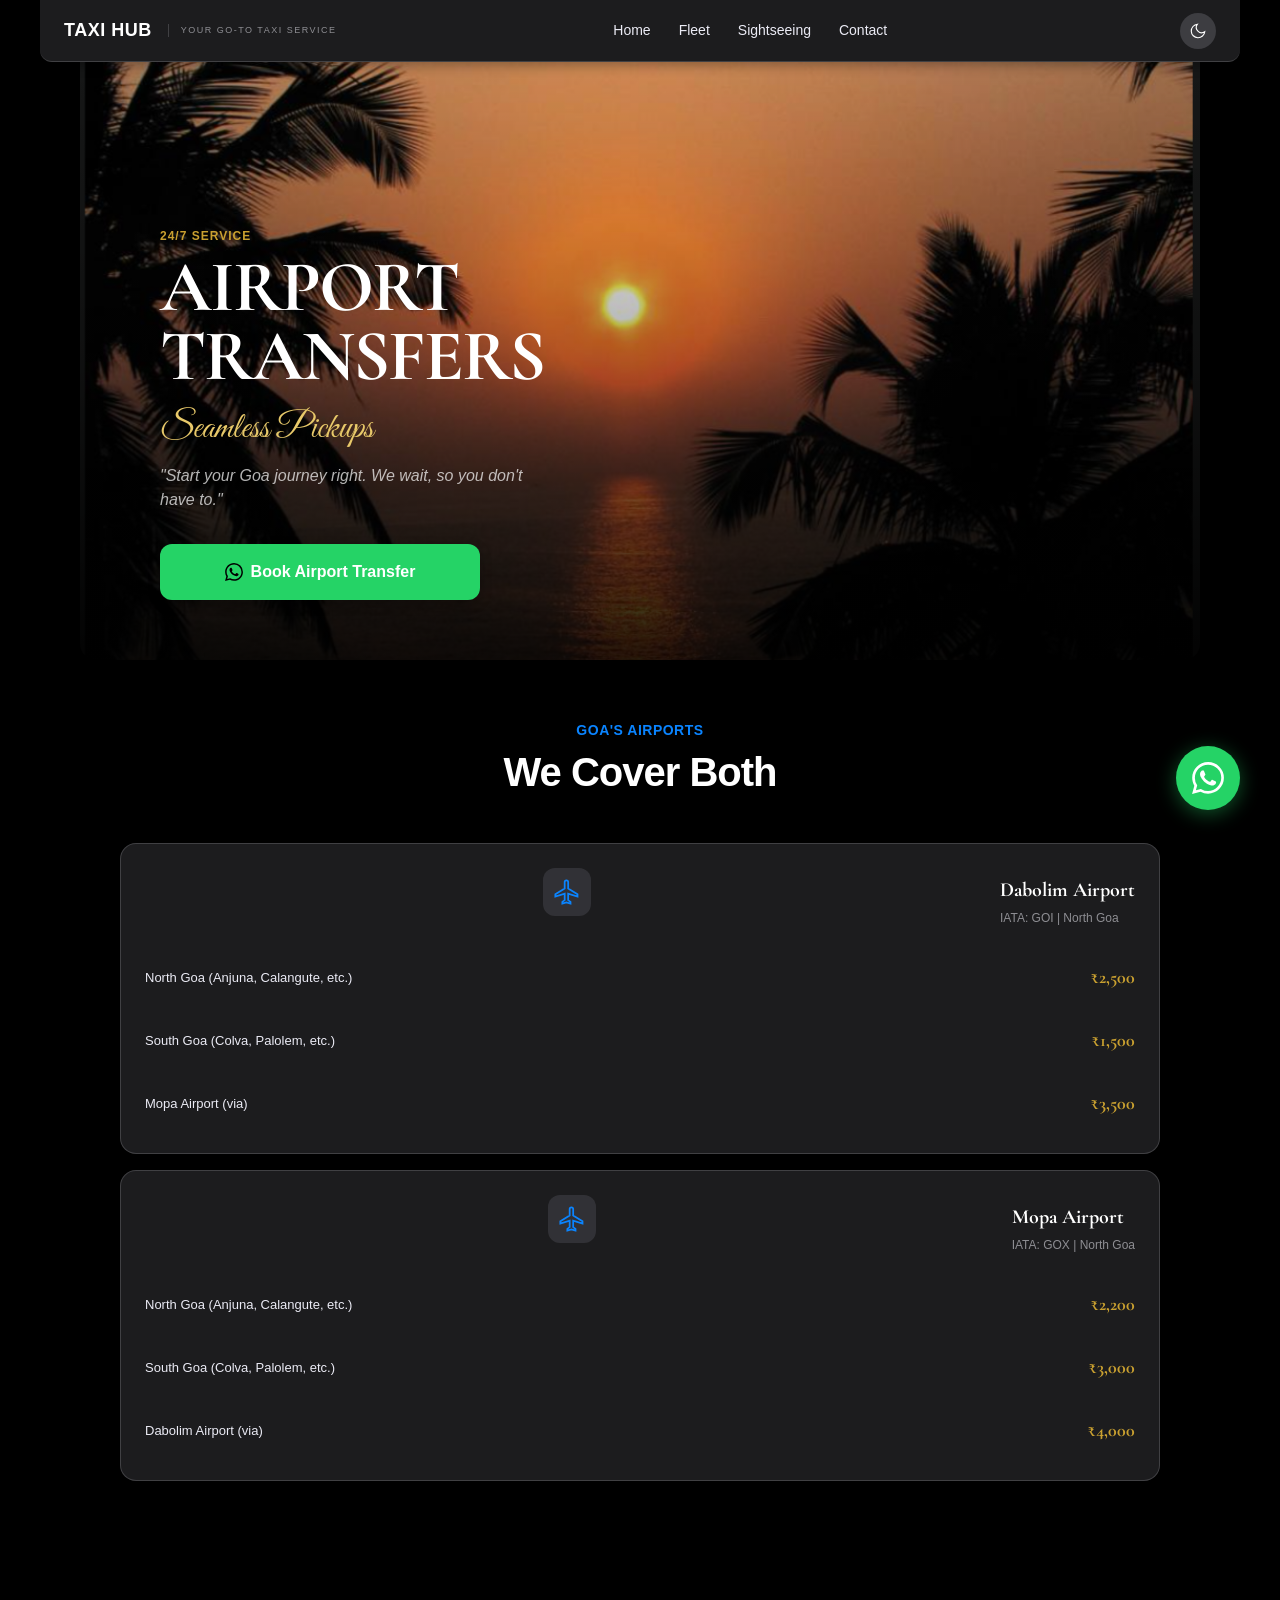
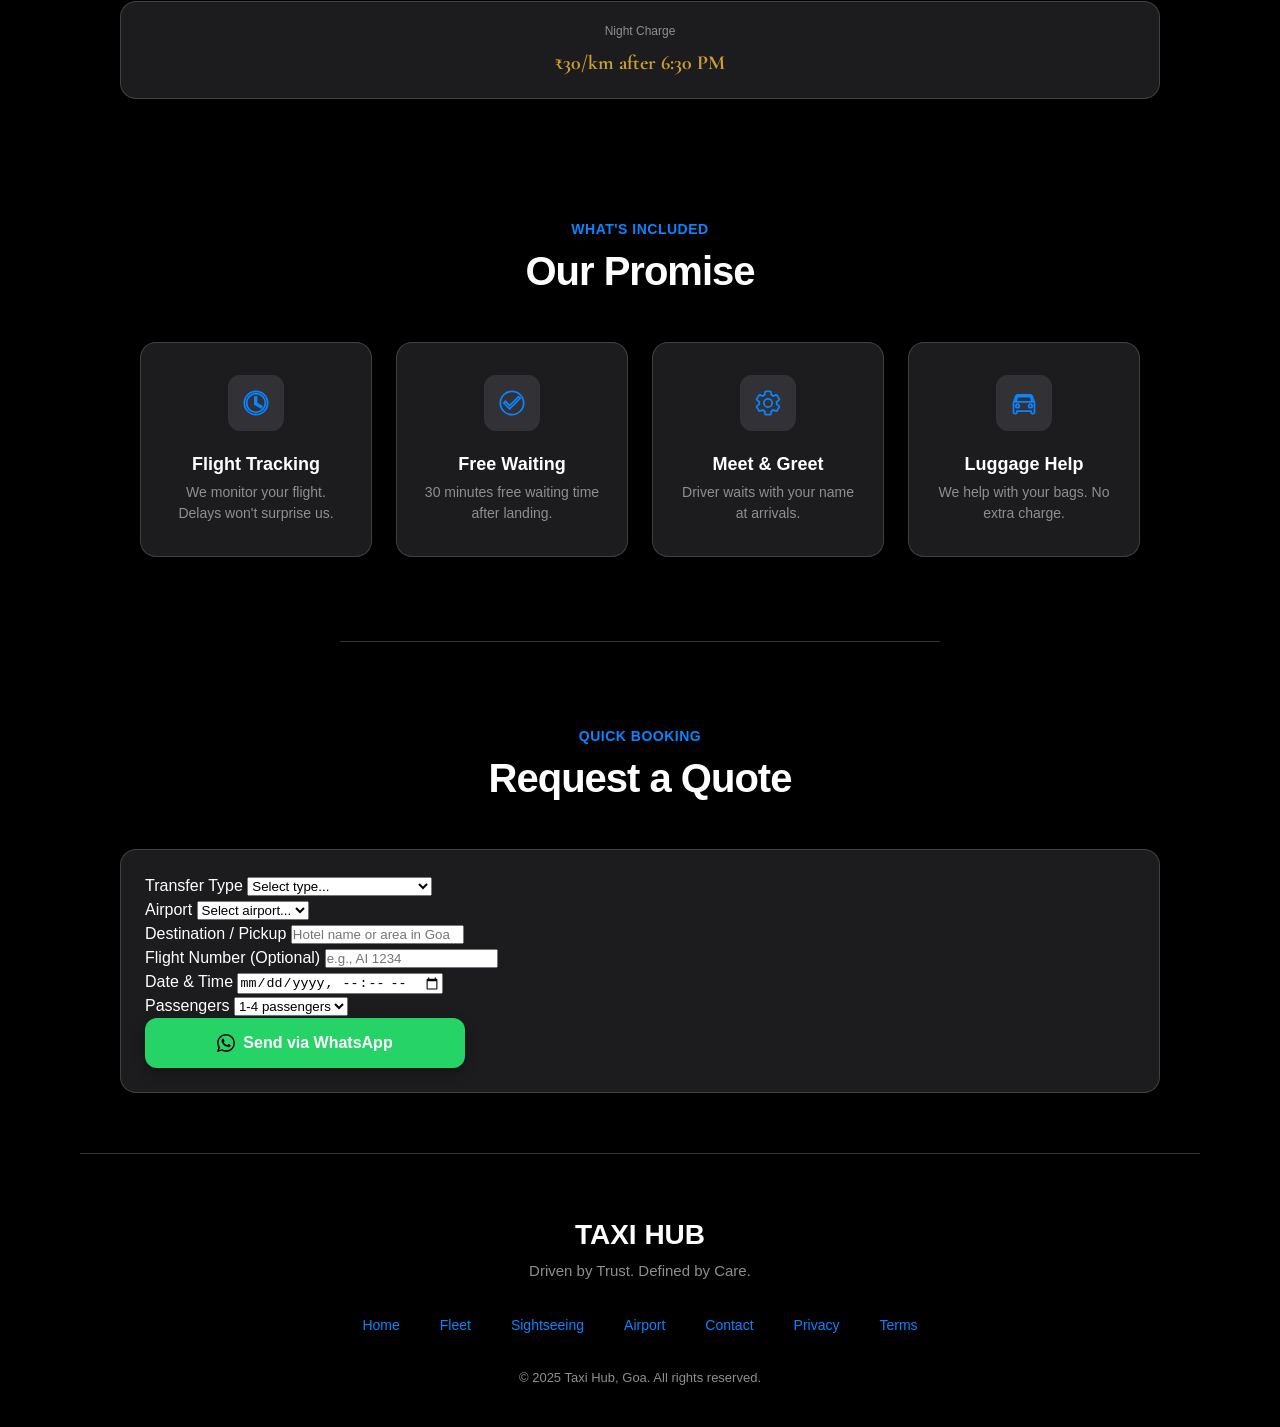
<file: airport/index.html>
<!DOCTYPE html>
<html lang="en" data-theme="dark">
<head>
  <meta charset="UTF-8">
  <meta name="viewport" content="width=device-width, initial-scale=1.0">
  <meta name="description" content="Taxi Hub airport transfer service - Pickup & drop at Dabolim (GOI) and Mopa (GOX) airports. 24/7 availability.">
  <title>Airport Transfers | Taxi Hub Goa</title>
  <link rel="icon" type="image/png" href="../favicon.png">
  <link rel="preconnect" href="https://fonts.googleapis.com">
  <link rel="preconnect" href="https://fonts.gstatic.com" crossorigin>
  <link href="https://fonts.googleapis.com/css2?family=Cormorant+Garamond:ital,wght@0,600;0,700;1,600&family=Montserrat:wght@300;400;500;600;700&family=Great+Vibes&display=swap" rel="stylesheet">
  <link rel="stylesheet" href="../css/styles.css">
</head>
<body>
<div class="shell">

  <!-- TOP NAVIGATION -->
  <header class="topnav">
    <a href="/" class="logo">
      <span class="logo-goa">TAXI HUB</span>
      <span class="logo-rides">YOUR GO-TO TAXI SERVICE</span>
    </a>
    <nav class="desktop-nav">
      <a href="/">Home</a>
      <a href="/fleet">Fleet</a>
      <a href="/sightseeing">Sightseeing</a>
      <a href="/contact">Contact</a>
    </nav>
    <button class="theme-toggle" onclick="ThemeManager.toggle()" aria-label="Toggle theme">
      <svg class="icon-sun" viewBox="0 0 24 24"><path d="M12 7a5 5 0 100 10 5 5 0 000-10zM12 1v2m0 18v2M4.22 4.22l1.42 1.42m12.72 12.72l1.42 1.42M1 12h2m18 0h2M4.22 19.78l1.42-1.42M18.36 5.64l1.42-1.42"/></svg>
      <svg class="icon-moon" viewBox="0 0 24 24"><path d="M21 12.79A9 9 0 1111.21 3 7 7 0 0021 12.79z"/></svg>
    </button>
  </header>

  <!-- HERO -->
  <section class="hero">
    <div class="hero-bg" style="background-image: url('../ui/2.png');"></div>
    <div class="hero-content">
      <p class="tagline">24/7 Service</p>
      <h1 class="hero-h1">AIRPORT<br>TRANSFERS</h1>
      <span class="hero-script">Seamless Pickups</span>
      <p class="hero-quote">"Start your Goa journey right. We wait, so you don't have to."</p>
      <div class="hero-cta">
        <a href="https://wa.me/919158798744?text=Hi%2C%20I%20need%20airport%20pickup%20or%20drop." class="btn btn-whatsapp" target="_blank" rel="noopener noreferrer">
          <svg viewBox="0 0 24 24"><path d="M17.472 14.382c-.297-.149-1.758-.867-2.03-.967-.273-.099-.471-.148-.67.15-.197.297-.767.966-.94 1.164-.173.199-.347.223-.644.075-.297-.15-1.255-.463-2.39-1.475-.883-.788-1.48-1.761-1.653-2.059-.173-.297-.018-.458.13-.606.134-.133.298-.347.446-.52.149-.174.198-.298.298-.497.099-.198.05-.371-.025-.52-.075-.149-.669-1.612-.916-2.207-.242-.579-.487-.5-.669-.51-.173-.008-.371-.01-.57-.01-.198 0-.52.074-.792.372-.272.297-1.04 1.016-1.04 2.479 0 1.462 1.065 2.875 1.213 3.074.149.198 2.096 3.2 5.077 4.487.709.306 1.262.489 1.694.625.712.227 1.36.195 1.871.118.571-.085 1.758-.719 2.006-1.413.248-.694.248-1.289.173-1.413-.074-.124-.272-.198-.57-.347m-5.421 7.403h-.004a9.87 9.87 0 01-5.031-1.378l-.361-.214-3.741.982.998-3.648-.235-.374a9.86 9.86 0 01-1.51-5.26c.001-5.45 4.436-9.884 9.888-9.884 2.64 0 5.122 1.03 6.988 2.898a9.825 9.825 0 012.893 6.994c-.003 5.45-4.437 9.884-9.885 9.884m8.413-18.297A11.815 11.815 0 0012.05 0C5.495 0 .16 5.335.157 11.892c0 2.096.547 4.142 1.588 5.945L.057 24l6.305-1.654a11.882 11.882 0 005.683 1.448h.005c6.554 0 11.89-5.335 11.893-11.893a11.821 11.821 0 00-3.48-8.413z"/></svg>
          Book Airport Transfer
        </a>
      </div>
    </div>
  </section>

  <!-- AIRPORTS -->
  <section class="section">
    <div class="section-header">
      <p class="section-label">Goa's Airports</p>
      <h2 class="section-title">We Cover Both</h2>
    </div>

    <!-- Dabolim Airport -->
    <div class="glass-card" style="padding: 24px; margin-bottom: 16px;">
      <div class="flex items-center gap-3" style="margin-bottom: 16px;">
        <div class="service-icon" style="width: 48px; height: 48px;">
          <svg viewBox="0 0 24 24"><path d="M21 16v-2l-8-5V3.5c0-.83-.67-1.5-1.5-1.5S10 2.67 10 3.5V9l-8 5v2l8-2.5V19l-2 1.5V22l3.5-1 3.5 1v-1.5L13 19v-5.5l8 2.5z"/></svg>
        </div>
        <div>
          <h3 style="font-family: var(--font-display); font-size: 20px; font-weight: 700;">Dabolim Airport</h3>
          <span style="font-size: 12px; color: var(--text-muted);">IATA: GOI | North Goa</span>
        </div>
      </div>

      <div style="display: grid; gap: 12px;">
        <div class="flex justify-between items-center" style="padding: 12px 0; border-bottom: 1px solid var(--glass-border);">
          <span style="font-size: 13px; color: var(--text-secondary);">North Goa (Anjuna, Calangute, etc.)</span>
          <span style="font-family: var(--font-display); font-size: 18px; font-weight: 700; color: var(--gold-primary);">₹2,500</span>
        </div>
        <div class="flex justify-between items-center" style="padding: 12px 0; border-bottom: 1px solid var(--glass-border);">
          <span style="font-size: 13px; color: var(--text-secondary);">South Goa (Colva, Palolem, etc.)</span>
          <span style="font-family: var(--font-display); font-size: 18px; font-weight: 700; color: var(--gold-primary);">₹1,500</span>
        </div>
        <div class="flex justify-between items-center" style="padding: 12px 0;">
          <span style="font-size: 13px; color: var(--text-secondary);">Mopa Airport (via)</span>
          <span style="font-family: var(--font-display); font-size: 18px; font-weight: 700; color: var(--gold-primary);">₹3,500</span>
        </div>
      </div>
    </div>

    <!-- Mopa Airport -->
    <div class="glass-card" style="padding: 24px;">
      <div class="flex items-center gap-3" style="margin-bottom: 16px;">
        <div class="service-icon" style="width: 48px; height: 48px;">
          <svg viewBox="0 0 24 24"><path d="M21 16v-2l-8-5V3.5c0-.83-.67-1.5-1.5-1.5S10 2.67 10 3.5V9l-8 5v2l8-2.5V19l-2 1.5V22l3.5-1 3.5 1v-1.5L13 19v-5.5l8 2.5z"/></svg>
        </div>
        <div>
          <h3 style="font-family: var(--font-display); font-size: 20px; font-weight: 700;">Mopa Airport</h3>
          <span style="font-size: 12px; color: var(--text-muted);">IATA: GOX | North Goa</span>
        </div>
      </div>

      <div style="display: grid; gap: 12px;">
        <div class="flex justify-between items-center" style="padding: 12px 0; border-bottom: 1px solid var(--glass-border);">
          <span style="font-size: 13px; color: var(--text-secondary);">North Goa (Anjuna, Calangute, etc.)</span>
          <span style="font-family: var(--font-display); font-size: 18px; font-weight: 700; color: var(--gold-primary);">₹2,200</span>
        </div>
        <div class="flex justify-between items-center" style="padding: 12px 0; border-bottom: 1px solid var(--glass-border);">
          <span style="font-size: 13px; color: var(--text-secondary);">South Goa (Colva, Palolem, etc.)</span>
          <span style="font-family: var(--font-display); font-size: 18px; font-weight: 700; color: var(--gold-primary);">₹3,000</span>
        </div>
        <div class="flex justify-between items-center" style="padding: 12px 0;">
          <span style="font-size: 13px; color: var(--text-secondary);">Dabolim Airport (via)</span>
          <span style="font-family: var(--font-display); font-size: 18px; font-weight: 700; color: var(--gold-primary);">₹4,000</span>
        </div>
      </div>
    </div>
  </section>

  <!-- RATE INFO -->
  <section class="section">
    <div class="glass-card" style="padding: 20px; text-align: center;">
      <p style="font-size: 12px; color: var(--text-muted); margin-bottom: 8px;">Night Charge</p>
      <p style="font-family: var(--font-display); font-size: 20px; font-weight: 700; color: var(--gold-primary);">₹30/km after 6:30 PM</p>
    </div>
  </section>

  <!-- FEATURES -->
  <section class="section">
    <div class="section-header">
      <p class="section-label">What's Included</p>
      <h2 class="section-title">Our Promise</h2>
    </div>

    <div class="service-grid">
      <div class="service-card">
        <div class="service-icon">
          <svg viewBox="0 0 24 24"><path d="M11.99 2C6.47 2 2 6.48 2 12s4.47 10 9.99 10C17.52 22 22 17.52 22 12S17.52 2 11.99 2zM12 20c-4.42 0-8-3.58-8-8s3.58-8 8-8 8 3.58 8 8-3.58 8-8 8zm.5-13H11v6l5.25 3.15.75-1.23-4.5-2.67z"/></svg>
        </div>
        <span class="service-name">Flight Tracking</span>
        <span class="service-desc">We monitor your flight. Delays won't surprise us.</span>
      </div>

      <div class="service-card">
        <div class="service-icon">
          <svg viewBox="0 0 24 24"><path d="M12 2C6.48 2 2 6.48 2 12s4.48 10 10 10 10-4.48 10-10S17.52 2 12 2zm-2 15l-5-5 1.41-1.41L10 14.17l7.59-7.59L19 8l-9 9z"/></svg>
        </div>
        <span class="service-name">Free Waiting</span>
        <span class="service-desc">30 minutes free waiting time after landing.</span>
      </div>

      <div class="service-card">
        <div class="service-icon">
          <svg viewBox="0 0 24 24"><path d="M19.43 12.98c.04-.32.07-.64.07-.98s-.03-.66-.07-.98l2.11-1.65c.19-.15.24-.42.12-.64l-2-3.46c-.12-.22-.39-.3-.61-.22l-2.49 1c-.52-.4-1.08-.73-1.69-.98l-.38-2.65C14.46 2.18 14.25 2 14 2h-4c-.25 0-.46.18-.49.42l-.38 2.65c-.61.25-1.17.59-1.69.98l-2.49-1c-.23-.09-.49 0-.61.22l-2 3.46c-.13.22-.07.49.12.64l2.11 1.65c-.04.32-.07.65-.07.98s.03.66.07.98l-2.11 1.65c-.19.15-.24.42-.12.64l2 3.46c.12.22.39.3.61.22l2.49-1c.52.4 1.08.73 1.69.98l.38 2.65c.03.24.24.42.49.42h4c.25 0 .46-.18.49-.42l.38-2.65c.61-.25 1.17-.59 1.69-.98l2.49 1c.23.09.49 0 .61-.22l2-3.46c.12-.22.07-.49-.12-.64l-2.11-1.65zM12 15.5c-1.93 0-3.5-1.57-3.5-3.5s1.57-3.5 3.5-3.5 3.5 1.57 3.5 3.5-1.57 3.5-3.5 3.5z"/></svg>
        </div>
        <span class="service-name">Meet & Greet</span>
        <span class="service-desc">Driver waits with your name at arrivals.</span>
      </div>

      <div class="service-card">
        <div class="service-icon">
          <svg viewBox="0 0 24 24"><path d="M18.92 6.01C18.72 5.42 18.16 5 17.5 5h-11c-.66 0-1.21.42-1.42 1.01L3 12v8c0 .55.45 1 1 1h1c.55 0 1-.45 1-1v-1h12v1c0 .55.45 1 1 1h1c.55 0 1-.45 1-1v-8l-2.08-5.99zM6.5 16c-.83 0-1.5-.67-1.5-1.5S5.67 13 6.5 13s1.5.67 1.5 1.5S7.33 16 6.5 16zm11 0c-.83 0-1.5-.67-1.5-1.5s.67-1.5 1.5-1.5 1.5.67 1.5 1.5-.67 1.5-1.5 1.5zM5 11l1.5-4.5h11L19 11H5z"/></svg>
        </div>
        <span class="service-name">Luggage Help</span>
        <span class="service-desc">We help with your bags. No extra charge.</span>
      </div>
    </div>
  </section>

  <div class="divider"></div>

  <!-- BOOKING FORM -->
  <section class="section">
    <div class="section-header">
      <p class="section-label">Quick Booking</p>
      <h2 class="section-title">Request a Quote</h2>
    </div>

    <form data-whatsapp class="glass-card" style="padding: 24px;">
      <div class="form-group">
        <label class="form-label">Transfer Type</label>
        <select class="form-select">
          <option value="">Select type...</option>
          <option>Airport Pickup</option>
          <option>Airport Drop</option>
          <option>Return Trip (Pickup + Drop)</option>
        </select>
      </div>

      <div class="form-group">
        <label class="form-label">Airport</label>
        <select class="form-select">
          <option value="">Select airport...</option>
          <option>Dabolim (GOI)</option>
          <option>Mopa (GOX)</option>
        </select>
      </div>

      <div class="form-group">
        <label class="form-label">Destination / Pickup</label>
        <input type="text" class="form-input" placeholder="Hotel name or area in Goa">
      </div>

      <div class="form-group">
        <label class="form-label">Flight Number (Optional)</label>
        <input type="text" class="form-input" placeholder="e.g., AI 1234">
      </div>

      <div class="form-group">
        <label class="form-label">Date & Time</label>
        <input type="datetime-local" class="form-input">
      </div>

      <div class="form-group">
        <label class="form-label">Passengers</label>
        <select class="form-select">
          <option>1-4 passengers</option>
          <option>5-7 passengers</option>
          <option>8+ passengers</option>
        </select>
      </div>

      <button type="submit" class="btn btn-whatsapp btn-full">
        <svg viewBox="0 0 24 24"><path d="M17.472 14.382c-.297-.149-1.758-.867-2.03-.967-.273-.099-.471-.148-.67.15-.197.297-.767.966-.94 1.164-.173.199-.347.223-.644.075-.297-.15-1.255-.463-2.39-1.475-.883-.788-1.48-1.761-1.653-2.059-.173-.297-.018-.458.13-.606.134-.133.298-.347.446-.52.149-.174.198-.298.298-.497.099-.198.05-.371-.025-.52-.075-.149-.669-1.612-.916-2.207-.242-.579-.487-.5-.669-.51-.173-.008-.371-.01-.57-.01-.198 0-.52.074-.792.372-.272.297-1.04 1.016-1.04 2.479 0 1.462 1.065 2.875 1.213 3.074.149.198 2.096 3.2 5.077 4.487.709.306 1.262.489 1.694.625.712.227 1.36.195 1.871.118.571-.085 1.758-.719 2.006-1.413.248-.694.248-1.289.173-1.413-.074-.124-.272-.198-.57-.347m-5.421 7.403h-.004a9.87 9.87 0 01-5.031-1.378l-.361-.214-3.741.982.998-3.648-.235-.374a9.86 9.86 0 01-1.51-5.26c.001-5.45 4.436-9.884 9.888-9.884 2.64 0 5.122 1.03 6.988 2.898a9.825 9.825 0 012.893 6.994c-.003 5.45-4.437 9.884-9.885 9.884m8.413-18.297A11.815 11.815 0 0012.05 0C5.495 0 .16 5.335.157 11.892c0 2.096.547 4.142 1.588 5.945L.057 24l6.305-1.654a11.882 11.882 0 005.683 1.448h.005c6.554 0 11.89-5.335 11.893-11.893a11.821 11.821 0 00-3.48-8.413z"/></svg>
        Send via WhatsApp
      </button>
    </form>
  </section>

  <!-- FOOTER -->
  <footer class="footer">
    <p class="footer-logo">TAXI HUB</p>
    <p class="footer-tagline">Driven by Trust. Defined by Care.</p>
    <div class="footer-links">
      <a href="/" class="footer-link">Home</a>
      <a href="/fleet" class="footer-link">Fleet</a>
      <a href="/sightseeing" class="footer-link">Sightseeing</a>
      <a href="/airport" class="footer-link">Airport</a>
      <a href="/contact" class="footer-link">Contact</a>
      <a href="/privacy" class="footer-link">Privacy</a>
      <a href="/terms" class="footer-link">Terms</a>
    </div>
    <p class="footer-copy">© 2025 Taxi Hub, Goa. All rights reserved.</p>
  </footer>

  <div class="footer-spacer"></div>

  <!-- BOTTOM NAVIGATION -->
  <nav class="bottom-nav glass-bottom-nav">
    <a href="/" class="nav-item">
      <svg viewBox="0 0 24 24"><path d="M10 20v-6h4v6h5v-8h3L12 3 2 12h3v8z"/></svg>
      <span>Home</span>
    </a>
    <a href="/fleet" class="nav-item">
      <svg viewBox="0 0 24 24"><path d="M18.92 6.01C18.72 5.42 18.16 5 17.5 5h-11c-.66 0-1.21.42-1.42 1.01L3 12v8c0 .55.45 1 1 1h1c.55 0 1-.45 1-1v-1h12v1c0 .55.45 1 1 1h1c.55 0 1-.45 1-1v-8l-2.08-5.99zM6.5 16c-.83 0-1.5-.67-1.5-1.5S5.67 13 6.5 13s1.5.67 1.5 1.5S7.33 16 6.5 16zm11 0c-.83 0-1.5-.67-1.5-1.5s.67-1.5 1.5-1.5 1.5.67 1.5 1.5-.67 1.5-1.5 1.5zM5 11l1.5-4.5h11L19 11H5z"/></svg>
      <span>Fleet</span>
    </a>
    <a href="/sightseeing" class="nav-item">
      <svg viewBox="0 0 24 24"><path d="M12 2C8.13 2 5 5.13 5 9c0 5.25 7 13 7 13s7-7.75 7-13c0-3.87-3.13-7-7-7zm0 9.5c-1.38 0-2.5-1.12-2.5-2.5s1.12-2.5 2.5-2.5 2.5 1.12 2.5 2.5-1.12 2.5-2.5 2.5z"/></svg>
      <span>Sightsee</span>
    </a>
    <a href="/contact" class="nav-item">
      <svg viewBox="0 0 24 24"><path d="M6.62 10.79c1.44 2.83 3.76 5.14 6.59 6.59l2.2-2.2c.27-.27.67-.36 1.02-.24 1.12.37 2.33.57 3.57.57.55 0 1 .45 1 1V20c0 .55-.45 1-1 1-9.39 0-17-7.61-17-17 0-.55.45-1 1-1h3.5c.55 0 1 .45 1 1 0 1.25.2 2.45.57 3.57.11.35.03.74-.25 1.02l-2.2 2.2z"/></svg>
      <span>Contact</span>
    </a>
  </nav>

  <!-- FLOATING WHATSAPP -->
  <a href="https://wa.me/919158798744?text=Hi%2C%20I%20need%20airport%20pickup%20or%20drop." class="glass-fab" target="_blank" rel="noopener noreferrer" style="bottom: 90px;" aria-label="Chat on WhatsApp">
    <svg viewBox="0 0 24 24"><path d="M17.472 14.382c-.297-.149-1.758-.867-2.03-.967-.273-.099-.471-.148-.67.15-.197.297-.767.966-.94 1.164-.173.199-.347.223-.644.075-.297-.15-1.255-.463-2.39-1.475-.883-.788-1.48-1.761-1.653-2.059-.173-.297-.018-.458.13-.606.134-.133.298-.347.446-.52.149-.174.198-.298.298-.497.099-.198.05-.371-.025-.52-.075-.149-.669-1.612-.916-2.207-.242-.579-.487-.5-.669-.51-.173-.008-.371-.01-.57-.01-.198 0-.52.074-.792.372-.272.297-1.04 1.016-1.04 2.479 0 1.462 1.065 2.875 1.213 3.074.149.198 2.096 3.2 5.077 4.487.709.306 1.262.489 1.694.625.712.227 1.36.195 1.871.118.571-.085 1.758-.719 2.006-1.413.248-.694.248-1.289.173-1.413-.074-.124-.272-.198-.57-.347m-5.421 7.403h-.004a9.87 9.87 0 01-5.031-1.378l-.361-.214-3.741.982.998-3.648-.235-.374a9.86 9.86 0 01-1.51-5.26c.001-5.45 4.436-9.884 9.888-9.884 2.64 0 5.122 1.03 6.988 2.898a9.825 9.825 0 012.893 6.994c-.003 5.45-4.437 9.884-9.885 9.884m8.413-18.297A11.815 11.815 0 0012.05 0C5.495 0 .16 5.335.157 11.892c0 2.096.547 4.142 1.588 5.945L.057 24l6.305-1.654a11.882 11.882 0 005.683 1.448h.005c6.554 0 11.89-5.335 11.893-11.893a11.821 11.821 0 00-3.48-8.413z"/></svg>
  </a>

</div>
<script src="../js/main.js"></script>
</body>
</html>
</file>
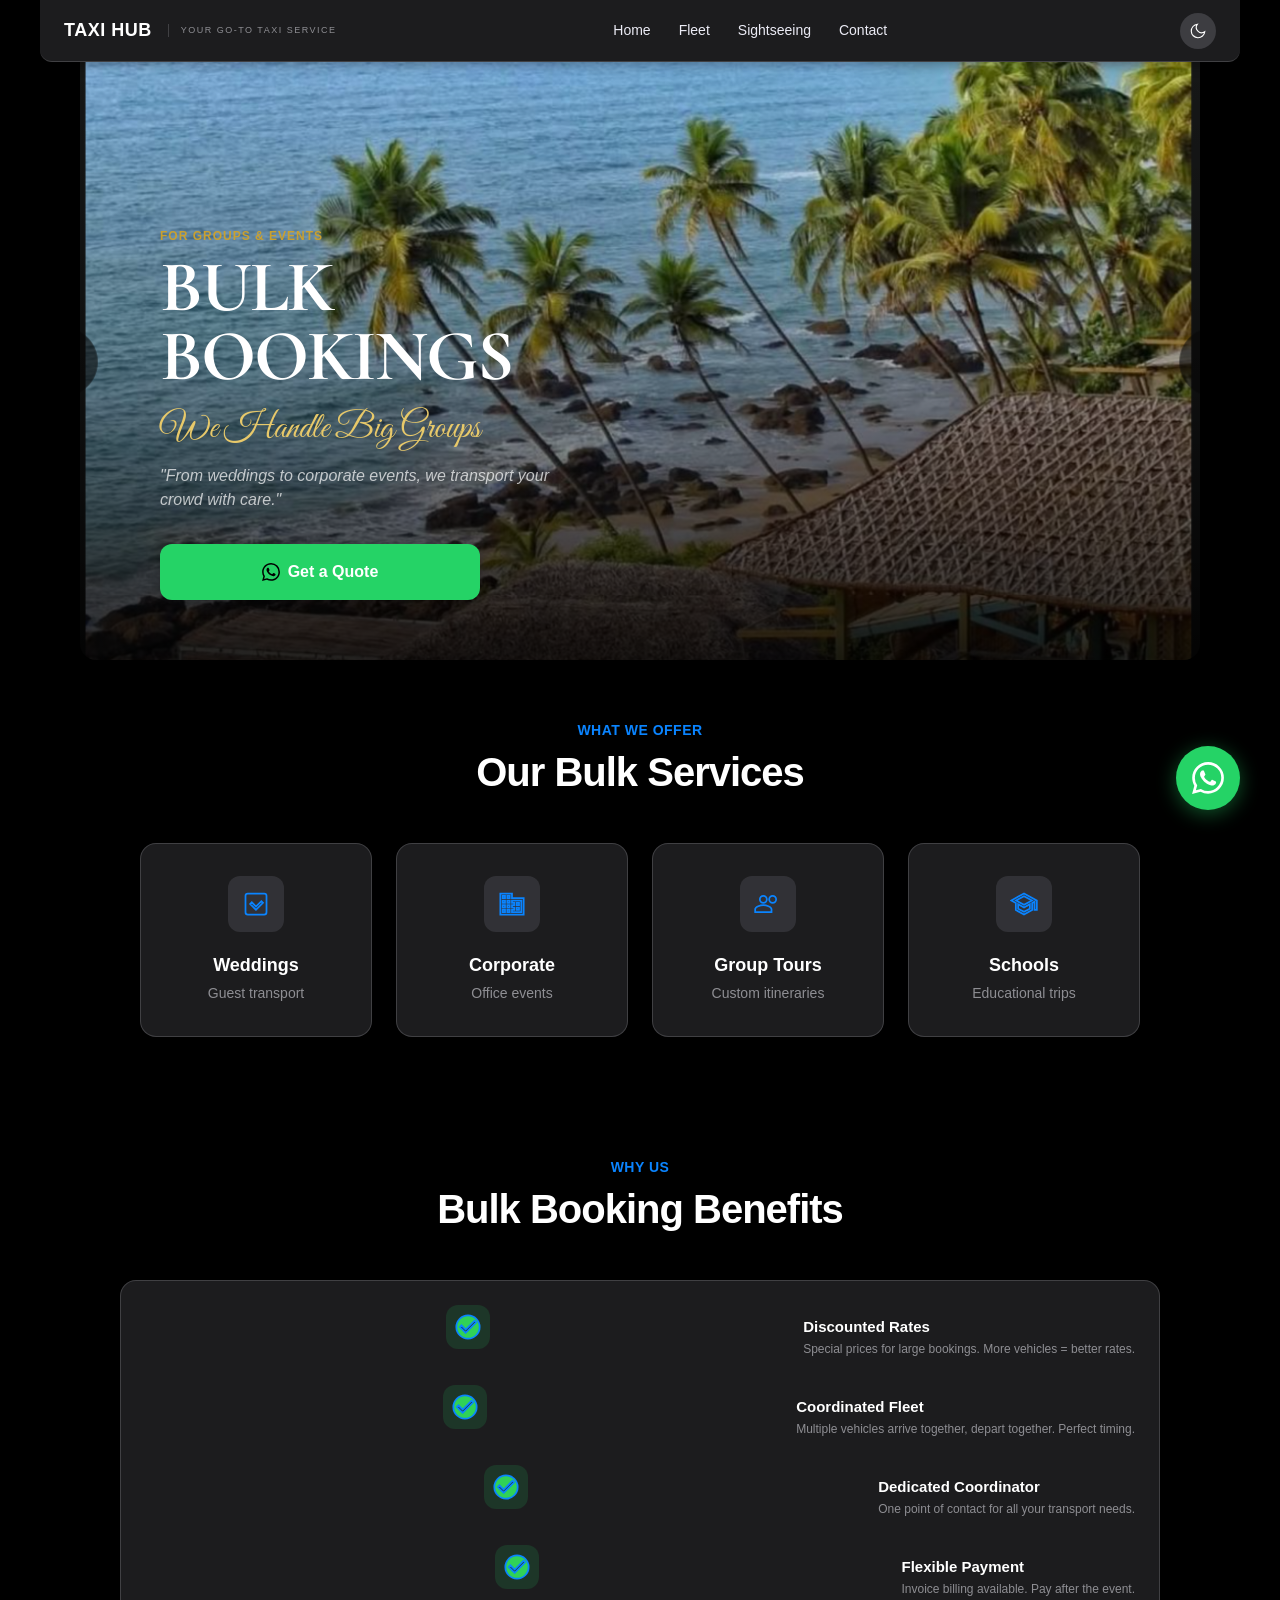
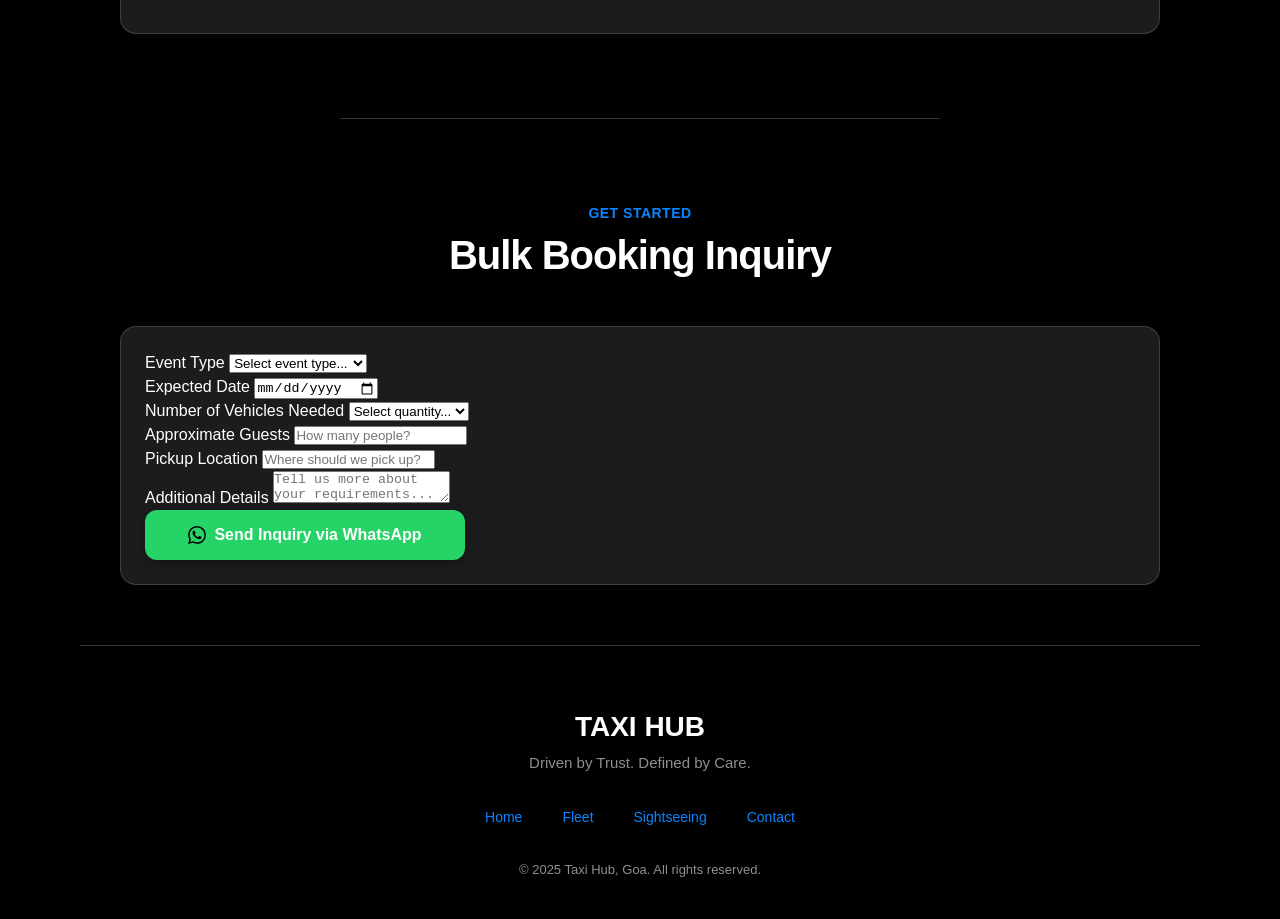
<file: bulk/index.html>
<!DOCTYPE html>
<html lang="en" data-theme="dark">
<head>
  <meta charset="UTF-8">
  <meta name="viewport" content="width=device-width, initial-scale=1.0">
  <meta name="description" content="Taxi Hub bulk bookings - Corporate events, weddings, group tours, and school trips. Custom solutions for large groups.">
  <title>Bulk Bookings | Taxi Hub Goa</title>
  <link rel="icon" type="image/png" href="../favicon.png">
  <link rel="preconnect" href="https://fonts.googleapis.com">
  <link rel="preconnect" href="https://fonts.gstatic.com" crossorigin>
  <link href="https://fonts.googleapis.com/css2?family=Cormorant+Garamond:ital,wght@0,600;0,700;1,600&family=Montserrat:wght@300;400;500;600;700&family=Great+Vibes&display=swap" rel="stylesheet">
  <link rel="stylesheet" href="../css/styles.css">
</head>
<body>
<div class="shell">

  <!-- TOP NAVIGATION -->
  <header class="topnav">
    <a href="/" class="logo">
      <span class="logo-goa">TAXI HUB</span>
      <span class="logo-rides">YOUR GO-TO TAXI SERVICE</span>
    </a>
    <nav class="desktop-nav">
      <a href="/">Home</a>
      <a href="/fleet">Fleet</a>
      <a href="/sightseeing">Sightseeing</a>
      <a href="/contact">Contact</a>
    </nav>
    <button class="theme-toggle" onclick="ThemeManager.toggle()" aria-label="Toggle theme">
      <svg class="icon-sun" viewBox="0 0 24 24"><path d="M12 7a5 5 0 100 10 5 5 0 000-10zM12 1v2m0 18v2M4.22 4.22l1.42 1.42m12.72 12.72l1.42 1.42M1 12h2m18 0h2M4.22 19.78l1.42-1.42M18.36 5.64l1.42-1.42"/></svg>
      <svg class="icon-moon" viewBox="0 0 24 24"><path d="M21 12.79A9 9 0 1111.21 3 7 7 0 0021 12.79z"/></svg>
    </button>
  </header>

  <!-- HERO -->
  <section class="hero">
    <div class="hero-bg" style="background-image: url('../ui/1.png');"></div>
    <div class="hero-content">
      <p class="tagline">For Groups & Events</p>
      <h1 class="hero-h1">BULK<br>BOOKINGS</h1>
      <span class="hero-script">We Handle Big Groups</span>
      <p class="hero-quote">"From weddings to corporate events, we transport your crowd with care."</p>
      <div class="hero-cta">
        <a href="https://wa.me/919158798744?text=Hi%2C%20I%20have%20a%20bulk%20booking%20inquiry." class="btn btn-whatsapp" target="_blank" rel="noopener noreferrer">
          <svg viewBox="0 0 24 24"><path d="M17.472 14.382c-.297-.149-1.758-.867-2.03-.967-.273-.099-.471-.148-.67.15-.197.297-.767.966-.94 1.164-.173.199-.347.223-.644.075-.297-.15-1.255-.463-2.39-1.475-.883-.788-1.48-1.761-1.653-2.059-.173-.297-.018-.458.13-.606.134-.133.298-.347.446-.52.149-.174.198-.298.298-.497.099-.198.05-.371-.025-.52-.075-.149-.669-1.612-.916-2.207-.242-.579-.487-.5-.669-.51-.173-.008-.371-.01-.57-.01-.198 0-.52.074-.792.372-.272.297-1.04 1.016-1.04 2.479 0 1.462 1.065 2.875 1.213 3.074.149.198 2.096 3.2 5.077 4.487.709.306 1.262.489 1.694.625.712.227 1.36.195 1.871.118.571-.085 1.758-.719 2.006-1.413.248-.694.248-1.289.173-1.413-.074-.124-.272-.198-.57-.347m-5.421 7.403h-.004a9.87 9.87 0 01-5.031-1.378l-.361-.214-3.741.982.998-3.648-.235-.374a9.86 9.86 0 01-1.51-5.26c.001-5.45 4.436-9.884 9.888-9.884 2.64 0 5.122 1.03 6.988 2.898a9.825 9.825 0 012.893 6.994c-.003 5.45-4.437 9.884-9.885 9.884m8.413-18.297A11.815 11.815 0 0012.05 0C5.495 0 .16 5.335.157 11.892c0 2.096.547 4.142 1.588 5.945L.057 24l6.305-1.654a11.882 11.882 0 005.683 1.448h.005c6.554 0 11.89-5.335 11.893-11.893a11.821 11.821 0 00-3.48-8.413z"/></svg>
          Get a Quote
        </a>
      </div>
    </div>
  </section>

  <!-- SERVICES -->
  <section class="section">
    <div class="section-header">
      <p class="section-label">What We Offer</p>
      <h2 class="section-title">Our Bulk Services</h2>
    </div>

    <div class="service-grid">
      <div class="service-card">
        <div class="service-icon">
          <svg viewBox="0 0 24 24"><path d="M19 3H5c-1.1 0-2 .9-2 2v14c0 1.1.9 2 2 2h14c1.1 0 2-.9 2-2V5c0-1.1-.9-2-2-2zm-7 14l-5-5 1.41-1.41L12 14.17l4.59-4.58L18 11l-6 6z"/></svg>
        </div>
        <span class="service-name">Weddings</span>
        <span class="service-desc">Guest transport</span>
      </div>

      <div class="service-card">
        <div class="service-icon">
          <svg viewBox="0 0 24 24"><path d="M12 7V3H2v18h20V7H12zM6 19H4v-2h2v2zm0-4H4v-2h2v2zm0-4H4V9h2v2zm0-4H4V5h2v2zm4 12H8v-2h2v2zm0-4H8v-2h2v2zm0-4H8V9h2v2zm0-4H8V5h2v2zm10 12h-8v-2h2v-2h-2v-2h2v-2h-2V9h8v10zm-2-8h-2v2h2v-2zm0 4h-2v2h2v-2z"/></svg>
        </div>
        <span class="service-name">Corporate</span>
        <span class="service-desc">Office events</span>
      </div>

      <div class="service-card">
        <div class="service-icon">
          <svg viewBox="0 0 24 24"><path d="M16 11c1.66 0 2.99-1.34 2.99-3S17.66 5 16 5c-1.66 0-3 1.34-3 3s1.34 3 3 3zm-8 0c1.66 0 2.99-1.34 2.99-3S9.66 5 8 5C6.34 5 5 6.34 5 8s1.34 3 3 3zm0 2c-2.33 0-7 1.17-7 3.5V19h14v-2.5c0-2.33-4.67-3.5-7-3.5z"/></svg>
        </div>
        <span class="service-name">Group Tours</span>
        <span class="service-desc">Custom itineraries</span>
      </div>

      <div class="service-card">
        <div class="service-icon">
          <svg viewBox="0 0 24 24"><path d="M12 3L1 9l4 2.18v6L12 21l7-3.82v-6l2-1.09V17h2V9L12 3zm6.82 6L12 12.72 5.18 9 12 5.28 18.82 9zM17 15.99l-5 2.73-5-2.73v-3.72L12 15l5-2.73v3.72z"/></svg>
        </div>
        <span class="service-name">Schools</span>
        <span class="service-desc">Educational trips</span>
      </div>
    </div>
  </section>

  <!-- WHY CHOOSE US -->
  <section class="section">
    <div class="section-header">
      <p class="section-label">Why Us</p>
      <h2 class="section-title">Bulk Booking Benefits</h2>
    </div>

    <div class="glass-card" style="padding: 24px;">
      <div style="display: grid; gap: 16px;">
        <div class="flex items-center gap-3">
          <div class="service-icon" style="width: 44px; height: 44px; background: rgba(34, 197, 94, 0.15);">
            <svg viewBox="0 0 24 24" style="fill: var(--success);"><path d="M12 2C6.48 2 2 6.48 2 12s4.48 10 10 10 10-4.48 10-10S17.52 2 12 2zm-2 15l-5-5 1.41-1.41L10 14.17l7.59-7.59L19 8l-9 9z"/></svg>
          </div>
          <div>
            <h4 style="font-size: 15px; font-weight: 600; margin-bottom: 2px;">Discounted Rates</h4>
            <p style="font-size: 12px; color: var(--text-muted);">Special prices for large bookings. More vehicles = better rates.</p>
          </div>
        </div>

        <div class="flex items-center gap-3">
          <div class="service-icon" style="width: 44px; height: 44px; background: rgba(34, 197, 94, 0.15);">
            <svg viewBox="0 0 24 24" style="fill: var(--success);"><path d="M12 2C6.48 2 2 6.48 2 12s4.48 10 10 10 10-4.48 10-10S17.52 2 12 2zm-2 15l-5-5 1.41-1.41L10 14.17l7.59-7.59L19 8l-9 9z"/></svg>
          </div>
          <div>
            <h4 style="font-size: 15px; font-weight: 600; margin-bottom: 2px;">Coordinated Fleet</h4>
            <p style="font-size: 12px; color: var(--text-muted);">Multiple vehicles arrive together, depart together. Perfect timing.</p>
          </div>
        </div>

        <div class="flex items-center gap-3">
          <div class="service-icon" style="width: 44px; height: 44px; background: rgba(34, 197, 94, 0.15);">
            <svg viewBox="0 0 24 24" style="fill: var(--success);"><path d="M12 2C6.48 2 2 6.48 2 12s4.48 10 10 10 10-4.48 10-10S17.52 2 12 2zm-2 15l-5-5 1.41-1.41L10 14.17l7.59-7.59L19 8l-9 9z"/></svg>
          </div>
          <div>
            <h4 style="font-size: 15px; font-weight: 600; margin-bottom: 2px;">Dedicated Coordinator</h4>
            <p style="font-size: 12px; color: var(--text-muted);">One point of contact for all your transport needs.</p>
          </div>
        </div>

        <div class="flex items-center gap-3">
          <div class="service-icon" style="width: 44px; height: 44px; background: rgba(34, 197, 94, 0.15);">
            <svg viewBox="0 0 24 24" style="fill: var(--success);"><path d="M12 2C6.48 2 2 6.48 2 12s4.48 10 10 10 10-4.48 10-10S17.52 2 12 2zm-2 15l-5-5 1.41-1.41L10 14.17l7.59-7.59L19 8l-9 9z"/></svg>
          </div>
          <div>
            <h4 style="font-size: 15px; font-weight: 600; margin-bottom: 2px;">Flexible Payment</h4>
            <p style="font-size: 12px; color: var(--text-muted);">Invoice billing available. Pay after the event.</p>
          </div>
        </div>
      </div>
    </div>
  </section>

  <div class="divider"></div>

  <!-- ENQUIRY FORM -->
  <section class="section">
    <div class="section-header">
      <p class="section-label">Get Started</p>
      <h2 class="section-title">Bulk Booking Inquiry</h2>
    </div>

    <form data-whatsapp class="glass-card" style="padding: 24px;">
      <div class="form-group">
        <label class="form-label">Event Type</label>
        <select class="form-select">
          <option value="">Select event type...</option>
          <option>Wedding</option>
          <option>Corporate Event</option>
          <option>Group Tour</option>
          <option>School/College Trip</option>
          <option>Family Reunion</option>
          <option>Other</option>
        </select>
      </div>

      <div class="form-group">
        <label class="form-label">Expected Date</label>
        <input type="date" class="form-input">
      </div>

      <div class="form-group">
        <label class="form-label">Number of Vehicles Needed</label>
        <select class="form-select">
          <option value="">Select quantity...</option>
          <option>2-3 vehicles</option>
          <option>4-6 vehicles</option>
          <option>7-10 vehicles</option>
          <option>10+ vehicles</option>
        </select>
      </div>

      <div class="form-group">
        <label class="form-label">Approximate Guests</label>
        <input type="number" class="form-input" placeholder="How many people?">
      </div>

      <div class="form-group">
        <label class="form-label">Pickup Location</label>
        <input type="text" class="form-input" placeholder="Where should we pick up?">
      </div>

      <div class="form-group">
        <label class="form-label">Additional Details</label>
        <textarea class="form-textarea" placeholder="Tell us more about your requirements..."></textarea>
      </div>

      <button type="submit" class="btn btn-whatsapp btn-full">
        <svg viewBox="0 0 24 24"><path d="M17.472 14.382c-.297-.149-1.758-.867-2.03-.967-.273-.099-.471-.148-.67.15-.197.297-.767.966-.94 1.164-.173.199-.347.223-.644.075-.297-.15-1.255-.463-2.39-1.475-.883-.788-1.48-1.761-1.653-2.059-.173-.297-.018-.458.13-.606.134-.133.298-.347.446-.52.149-.174.198-.298.298-.497.099-.198.05-.371-.025-.52-.075-.149-.669-1.612-.916-2.207-.242-.579-.487-.5-.669-.51-.173-.008-.371-.01-.57-.01-.198 0-.52.074-.792.372-.272.297-1.04 1.016-1.04 2.479 0 1.462 1.065 2.875 1.213 3.074.149.198 2.096 3.2 5.077 4.487.709.306 1.262.489 1.694.625.712.227 1.36.195 1.871.118.571-.085 1.758-.719 2.006-1.413.248-.694.248-1.289.173-1.413-.074-.124-.272-.198-.57-.347m-5.421 7.403h-.004a9.87 9.87 0 01-5.031-1.378l-.361-.214-3.741.982.998-3.648-.235-.374a9.86 9.86 0 01-1.51-5.26c.001-5.45 4.436-9.884 9.888-9.884 2.64 0 5.122 1.03 6.988 2.898a9.825 9.825 0 012.893 6.994c-.003 5.45-4.437 9.884-9.885 9.884m8.413-18.297A11.815 11.815 0 0012.05 0C5.495 0 .16 5.335.157 11.892c0 2.096.547 4.142 1.588 5.945L.057 24l6.305-1.654a11.882 11.882 0 005.683 1.448h.005c6.554 0 11.89-5.335 11.893-11.893a11.821 11.821 0 00-3.48-8.413z"/></svg>
        Send Inquiry via WhatsApp
      </button>
    </form>
  </section>

  <!-- FOOTER -->
  <footer class="footer">
    <p class="footer-logo">TAXI HUB</p>
    <p class="footer-tagline">Driven by Trust. Defined by Care.</p>
    <div class="footer-links">
      <a href="/" class="footer-link">Home</a>
      <a href="/fleet" class="footer-link">Fleet</a>
      <a href="/sightseeing" class="footer-link">Sightseeing</a>
      <a href="/contact" class="footer-link">Contact</a>
    </div>
    <p class="footer-copy">© 2025 Taxi Hub, Goa. All rights reserved.</p>
  </footer>

  <div class="footer-spacer"></div>

  <!-- BOTTOM NAVIGATION -->
  <nav class="bottom-nav glass-bottom-nav">
    <a href="/" class="nav-item">
      <svg viewBox="0 0 24 24"><path d="M10 20v-6h4v6h5v-8h3L12 3 2 12h3v8z"/></svg>
      <span>Home</span>
    </a>
    <a href="/fleet" class="nav-item">
      <svg viewBox="0 0 24 24"><path d="M18.92 6.01C18.72 5.42 18.16 5 17.5 5h-11c-.66 0-1.21.42-1.42 1.01L3 12v8c0 .55.45 1 1 1h1c.55 0 1-.45 1-1v-1h12v1c0 .55.45 1 1 1h1c.55 0 1-.45 1-1v-8l-2.08-5.99zM6.5 16c-.83 0-1.5-.67-1.5-1.5S5.67 13 6.5 13s1.5.67 1.5 1.5S7.33 16 6.5 16zm11 0c-.83 0-1.5-.67-1.5-1.5s.67-1.5 1.5-1.5 1.5.67 1.5 1.5-.67 1.5-1.5 1.5zM5 11l1.5-4.5h11L19 11H5z"/></svg>
      <span>Fleet</span>
    </a>
    <a href="/sightseeing" class="nav-item">
      <svg viewBox="0 0 24 24"><path d="M12 2C8.13 2 5 5.13 5 9c0 5.25 7 13 7 13s7-7.75 7-13c0-3.87-3.13-7-7-7zm0 9.5c-1.38 0-2.5-1.12-2.5-2.5s1.12-2.5 2.5-2.5 2.5 1.12 2.5 2.5-1.12 2.5-2.5 2.5z"/></svg>
      <span>Sightsee</span>
    </a>
    <a href="/contact" class="nav-item">
      <svg viewBox="0 0 24 24"><path d="M6.62 10.79c1.44 2.83 3.76 5.14 6.59 6.59l2.2-2.2c.27-.27.67-.36 1.02-.24 1.12.37 2.33.57 3.57.57.55 0 1 .45 1 1V20c0 .55-.45 1-1 1-9.39 0-17-7.61-17-17 0-.55.45-1 1-1h3.5c.55 0 1 .45 1 1 0 1.25.2 2.45.57 3.57.11.35.03.74-.25 1.02l-2.2 2.2z"/></svg>
      <span>Contact</span>
    </a>
  </nav>

  <!-- FLOATING WHATSAPP -->
  <a href="https://wa.me/919158798744?text=Hi%2C%20I%20have%20a%20bulk%20booking%20inquiry." class="glass-fab" target="_blank" rel="noopener noreferrer" style="bottom: 90px;" aria-label="Chat on WhatsApp">
    <svg viewBox="0 0 24 24"><path d="M17.472 14.382c-.297-.149-1.758-.867-2.03-.967-.273-.099-.471-.148-.67.15-.197.297-.767.966-.94 1.164-.173.199-.347.223-.644.075-.297-.15-1.255-.463-2.39-1.475-.883-.788-1.48-1.761-1.653-2.059-.173-.297-.018-.458.13-.606.134-.133.298-.347.446-.52.149-.174.198-.298.298-.497.099-.198.05-.371-.025-.52-.075-.149-.669-1.612-.916-2.207-.242-.579-.487-.5-.669-.51-.173-.008-.371-.01-.57-.01-.198 0-.52.074-.792.372-.272.297-1.04 1.016-1.04 2.479 0 1.462 1.065 2.875 1.213 3.074.149.198 2.096 3.2 5.077 4.487.709.306 1.262.489 1.694.625.712.227 1.36.195 1.871.118.571-.085 1.758-.719 2.006-1.413.248-.694.248-1.289.173-1.413-.074-.124-.272-.198-.57-.347m-5.421 7.403h-.004a9.87 9.87 0 01-5.031-1.378l-.361-.214-3.741.982.998-3.648-.235-.374a9.86 9.86 0 01-1.51-5.26c.001-5.45 4.436-9.884 9.888-9.884 2.64 0 5.122 1.03 6.988 2.898a9.825 9.825 0 012.893 6.994c-.003 5.45-4.437 9.884-9.885 9.884m8.413-18.297A11.815 11.815 0 0012.05 0C5.495 0 .16 5.335.157 11.892c0 2.096.547 4.142 1.588 5.945L.057 24l6.305-1.654a11.882 11.882 0 005.683 1.448h.005c6.554 0 11.89-5.335 11.893-11.893a11.821 11.821 0 00-3.48-8.413z"/></svg>
  </a>

</div>
<script src="../js/main.js"></script>
</body>
</html>
</file>
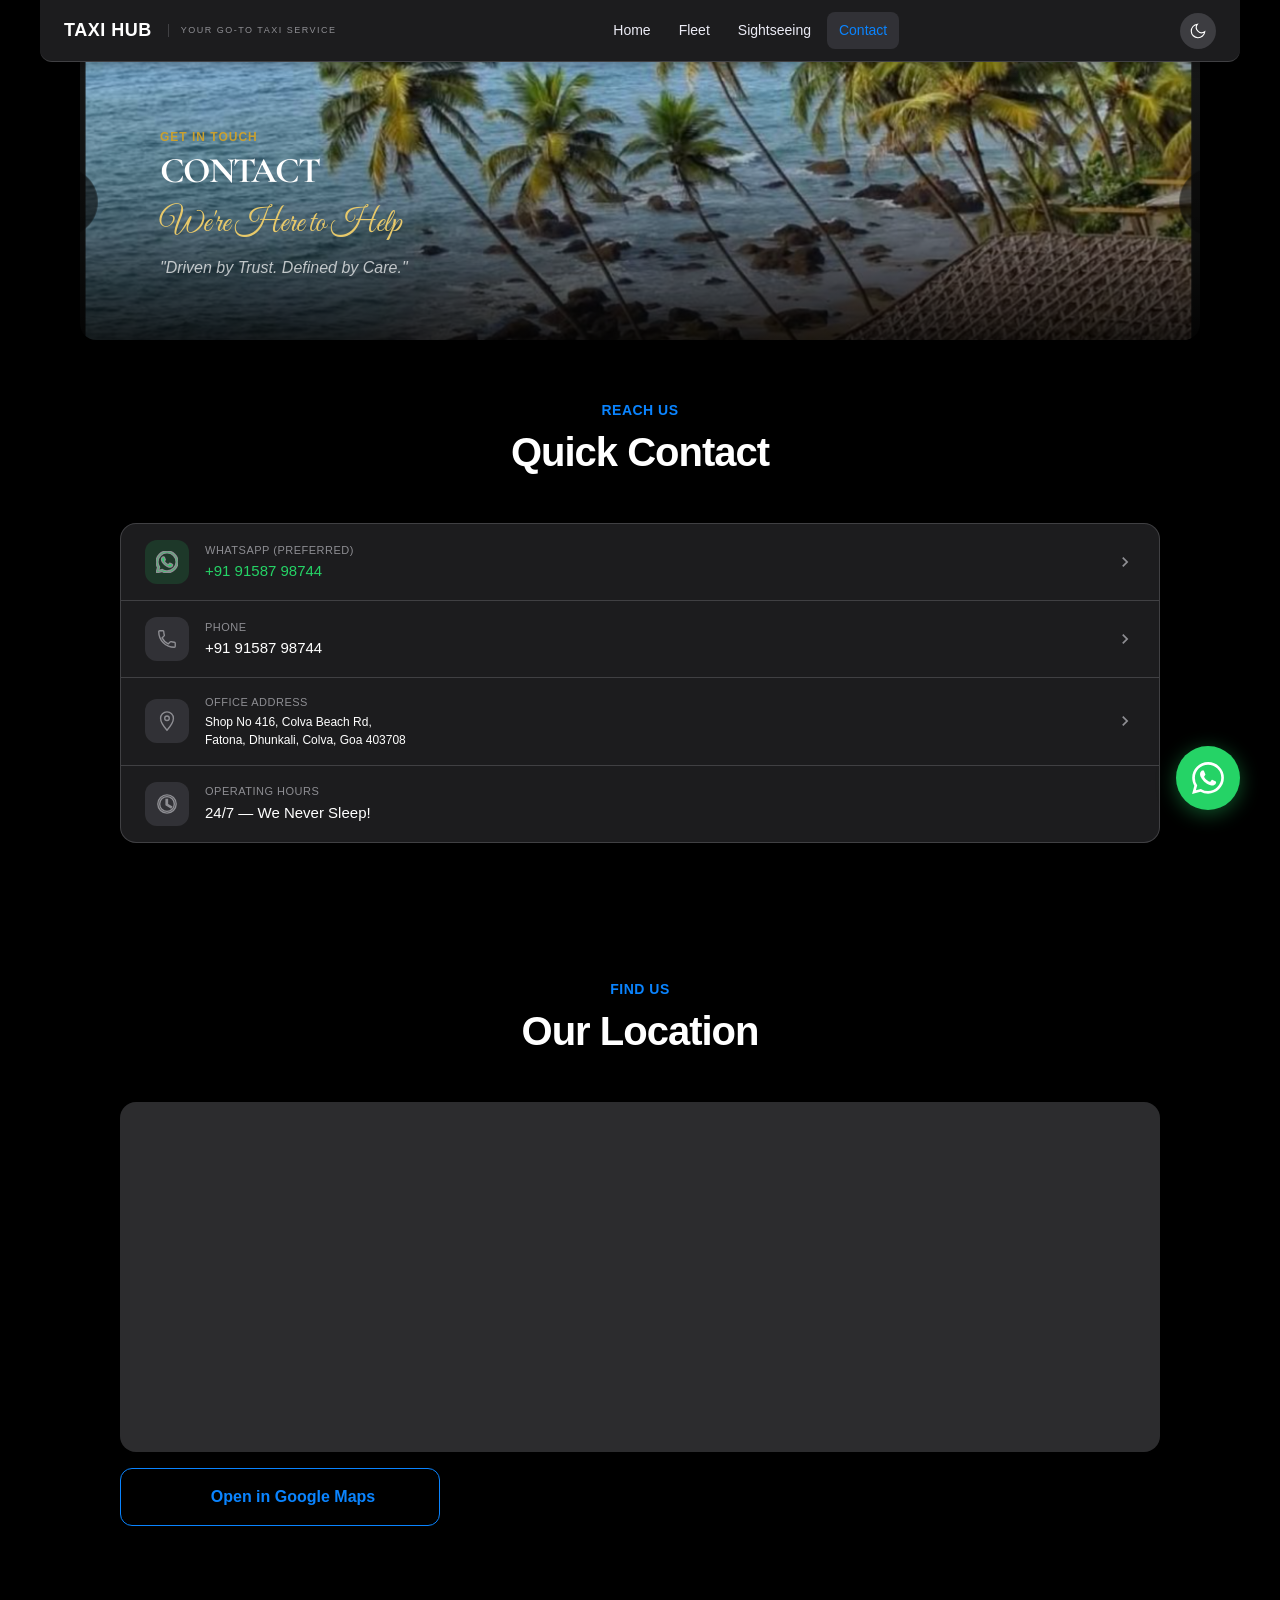
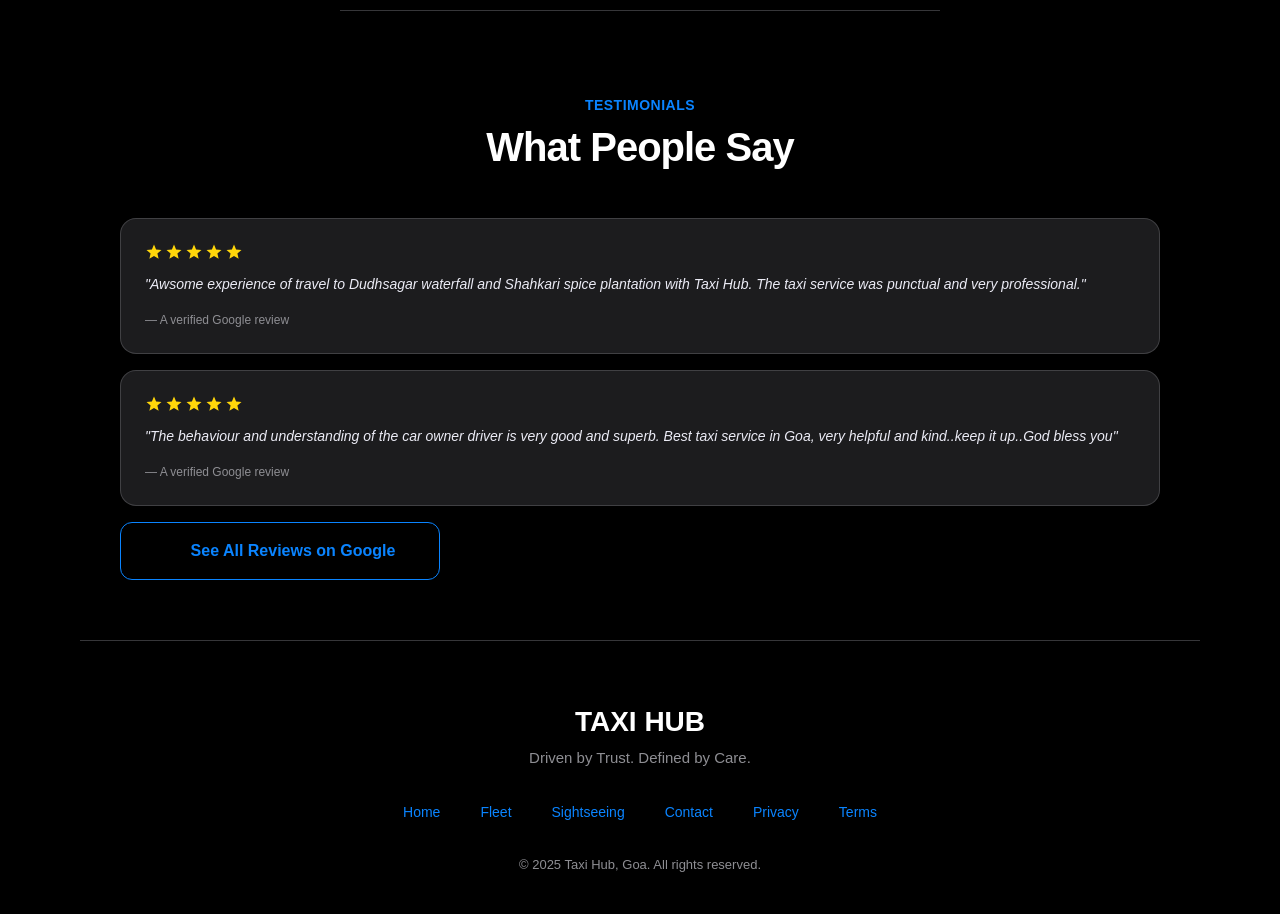
<file: contact/index.html>
<!DOCTYPE html>
<html lang="en" data-theme="dark">
<head>
  <meta charset="UTF-8">
  <meta name="viewport" content="width=device-width, initial-scale=1.0">
  <meta name="description" content="Contact Taxi Hub - Get in touch via WhatsApp, phone, or visit our office in Colva, Goa.">
  <title>Contact Us | Taxi Hub Goa</title>
  <link rel="icon" type="image/png" href="../favicon.png">
  <link rel="preconnect" href="https://fonts.googleapis.com">
  <link rel="preconnect" href="https://fonts.gstatic.com" crossorigin>
  <link href="https://fonts.googleapis.com/css2?family=Cormorant+Garamond:ital,wght@0,600;0,700;1,600&family=Montserrat:wght@300;400;500;600;700&family=Great+Vibes&display=swap" rel="stylesheet">
  <link rel="stylesheet" href="../css/styles.css">
</head>
<body>
<div class="shell">

  <!-- TOP NAVIGATION -->
  <header class="topnav">
    <a href="/" class="logo">
      <span class="logo-goa">TAXI HUB</span>
      <span class="logo-rides">YOUR GO-TO TAXI SERVICE</span>
    </a>
    <nav class="desktop-nav">
      <a href="/">Home</a>
      <a href="/fleet">Fleet</a>
      <a href="/sightseeing">Sightseeing</a>
      <a href="/contact" class="active">Contact</a>
    </nav>
    <button class="theme-toggle" onclick="ThemeManager.toggle()" aria-label="Toggle theme">
      <svg class="icon-sun" viewBox="0 0 24 24"><path d="M12 7a5 5 0 100 10 5 5 0 000-10zM12 1v2m0 18v2M4.22 4.22l1.42 1.42m12.72 12.72l1.42 1.42M1 12h2m18 0h2M4.22 19.78l1.42-1.42M18.36 5.64l1.42-1.42"/></svg>
      <svg class="icon-moon" viewBox="0 0 24 24"><path d="M21 12.79A9 9 0 1111.21 3 7 7 0 0021 12.79z"/></svg>
    </button>
  </header>

  <!-- HERO -->
  <section class="hero" style="min-height: 280px;">
    <div class="hero-bg" style="background-image: url('../ui/1.png');"></div>
    <div class="hero-content">
      <p class="tagline">Get In Touch</p>
      <h1 class="hero-h1" style="font-size: 36px;">CONTACT</h1>
      <span class="hero-script" style="font-size: 32px;">We're Here to Help</span>
      <p class="hero-quote">"Driven by Trust. Defined by Care."</p>
    </div>
  </section>

  <!-- QUICK CONTACT -->
  <section class="section">
    <div class="section-header">
      <p class="section-label">Reach Us</p>
      <h2 class="section-title">Quick Contact</h2>
    </div>

    <div class="contact-card glass-card" style="padding: 0; margin-bottom: 16px;">
      <a href="https://wa.me/919158798744?text=Hi%2C%20I%27d%20like%20to%20inquire%20about%20your%20service." class="contact-item" target="_blank" rel="noopener noreferrer">
        <div class="contact-icon" style="background: rgba(37, 211, 102, 0.15);">
          <svg viewBox="0 0 24 24" style="fill: var(--whatsapp);"><path d="M17.472 14.382c-.297-.149-1.758-.867-2.03-.967-.273-.099-.471-.148-.67.15-.197.297-.767.966-.94 1.164-.173.199-.347.223-.644.075-.297-.15-1.255-.463-2.39-1.475-.883-.788-1.48-1.761-1.653-2.059-.173-.297-.018-.458.13-.606.134-.133.298-.347.446-.52.149-.174.198-.298.298-.497.099-.198.05-.371-.025-.52-.075-.149-.669-1.612-.916-2.207-.242-.579-.487-.5-.669-.51-.173-.008-.371-.01-.57-.01-.198 0-.52.074-.792.372-.272.297-1.04 1.016-1.04 2.479 0 1.462 1.065 2.875 1.213 3.074.149.198 2.096 3.2 5.077 4.487.709.306 1.262.489 1.694.625.712.227 1.36.195 1.871.118.571-.085 1.758-.719 2.006-1.413.248-.694.248-1.289.173-1.413-.074-.124-.272-.198-.57-.347m-5.421 7.403h-.004a9.87 9.87 0 01-5.031-1.378l-.361-.214-3.741.982.998-3.648-.235-.374a9.86 9.86 0 01-1.51-5.26c.001-5.45 4.436-9.884 9.888-9.884 2.64 0 5.122 1.03 6.988 2.898a9.825 9.825 0 012.893 6.994c-.003 5.45-4.437 9.884-9.885 9.884m8.413-18.297A11.815 11.815 0 0012.05 0C5.495 0 .16 5.335.157 11.892c0 2.096.547 4.142 1.588 5.945L.057 24l6.305-1.654a11.882 11.882 0 005.683 1.448h.005c6.554 0 11.89-5.335 11.893-11.893a11.821 11.821 0 00-3.48-8.413z"/></svg>
        </div>
        <div>
          <span class="contact-label">WhatsApp (Preferred)</span>
          <span class="contact-value" style="color: var(--whatsapp);">+91 91587 98744</span>
        </div>
        <svg viewBox="0 0 24 24" style="width: 20px; height: 20px; fill: var(--text-muted); margin-left: auto;"><path d="M10 6L8.59 7.41 13.17 12l-4.58 4.59L10 18l6-6z"/></svg>
      </a>

      <a href="tel:+919158798744" class="contact-item">
        <div class="contact-icon">
          <svg viewBox="0 0 24 24"><path d="M6.62 10.79c1.44 2.83 3.76 5.14 6.59 6.59l2.2-2.2c.27-.27.67-.36 1.02-.24 1.12.37 2.33.57 3.57.57.55 0 1 .45 1 1V20c0 .55-.45 1-1 1-9.39 0-17-7.61-17-17 0-.55.45-1 1-1h3.5c.55 0 1 .45 1 1 0 1.25.2 2.45.57 3.57.11.35.03.74-.25 1.02l-2.2 2.2z"/></svg>
        </div>
        <div>
          <span class="contact-label">Phone</span>
          <span class="contact-value">+91 91587 98744</span>
        </div>
        <svg viewBox="0 0 24 24" style="width: 20px; height: 20px; fill: var(--text-muted); margin-left: auto;"><path d="M10 6L8.59 7.41 13.17 12l-4.58 4.59L10 18l6-6z"/></svg>
      </a>

      <a href="https://maps.google.com/?q=Colva+Beach+Rd+Fatona+Dhunkali+Colva+Goa+403708" target="_blank" rel="noopener noreferrer" class="contact-item">
        <div class="contact-icon">
          <svg viewBox="0 0 24 24"><path d="M12 2C8.13 2 5 5.13 5 9c0 5.25 7 13 7 13s7-7.75 7-13c0-3.87-3.13-7-7-7zm0 9.5c-1.38 0-2.5-1.12-2.5-2.5s1.12-2.5 2.5-2.5 2.5 1.12 2.5 2.5-1.12 2.5-2.5 2.5z"/></svg>
        </div>
        <div>
          <span class="contact-label">Office Address</span>
          <span class="contact-value" style="font-size: 12px;">Shop No 416, Colva Beach Rd,<br>Fatona, Dhunkali, Colva, Goa 403708</span>
        </div>
        <svg viewBox="0 0 24 24" style="width: 20px; height: 20px; fill: var(--text-muted); margin-left: auto;"><path d="M10 6L8.59 7.41 13.17 12l-4.58 4.59L10 18l6-6z"/></svg>
      </a>

      <div class="contact-item" style="border-bottom: none;">
        <div class="contact-icon">
          <svg viewBox="0 0 24 24"><path d="M11.99 2C6.47 2 2 6.48 2 12s4.47 10 9.99 10C17.52 22 22 17.52 22 12S17.52 2 11.99 2zM12 20c-4.42 0-8-3.58-8-8s3.58-8 8-8 8 3.58 8 8-3.58 8-8 8zm.5-13H11v6l5.25 3.15.75-1.23-4.5-2.67z"/></svg>
        </div>
        <div>
          <span class="contact-label">Operating Hours</span>
          <span class="contact-value">24/7 — We Never Sleep! </span>
        </div>
      </div>
    </div>
  </section>

  <!-- GOOGLE MAP -->
  <section class="section">
    <div class="section-header">
      <p class="section-label">Find Us</p>
      <h2 class="section-title">Our Location</h2>
    </div>

    <div class="map-container" style="margin-bottom: 16px;">
      <iframe src="https://www.google.com/maps/embed?pb=!1m18!1m12!1m3!1d3848.838869925316!2d73.91465777573349!3d15.276580460168509!2m3!1f0!2f0!3f0!3m2!1i1024!2i768!4f13.1!3m3!1m2!1s0x3bbfb5d262b80013%3A0x4b1cd51c80c67fd1!2sTaxi%20Hub!5e0!3m2!1sen!2s!4v1783749223043!5m2!1sen!2s" width="100%" height="300" style="border:0;" allowfullscreen="" loading="lazy" referrerpolicy="strict-origin-when-cross-origin"></iframe>
    </div>

    <a href="https://www.google.com/maps/place/Taxi+Hub/@15.2765753,73.9172327,17z/data=!3m1!4b1!4m6!3m5!1s0x3bbfb5d262b80013:0x4b1cd51c80c67fd1!8m2!3d15.2765753!4d73.9172327!16s%2Fg%2F11sw50mqzg?entry=ttu&g_ep=EgoyMDI2MDcwOC4wIKXMDSoASAFQAw%3D%3D" target="_blank" rel="noopener noreferrer" class="btn btn-outline btn-full">
      <svg viewBox="0 0 24 24"><path d="M12 2C8.13 2 5 5.13 5 9c0 5.25 7 13 7 13s7-7.75 7-13c0-3.87-3.13-7-7-7zm0 9.5c-1.38 0-2.5-1.12-2.5-2.5s1.12-2.5 2.5-2.5 2.5 1.12 2.5 2.5-1.12 2.5-2.5 2.5z"/></svg>
      Open in Google Maps
    </a>
  </section>

  <div class="divider"></div>

  <!-- GOOGLE REVIEWS -->
  <section class="section">
    <div class="section-header">
      <p class="section-label">Testimonials</p>
      <h2 class="section-title">What People Say</h2>
    </div>

    <div class="glass-card" style="padding: 24px; margin-bottom: 16px;">
      <div class="trust-stars" style="margin-bottom: 12px;">
        <svg viewBox="0 0 24 24" style="width: 18px; height: 18px;"><path d="M12 17.27L18.18 21l-1.64-7.03L22 9.24l-7.19-.61L12 2 9.19 8.63 2 9.24l5.46 4.73L5.82 21z" fill="#fbbf24;"/></svg>
        <svg viewBox="0 0 24 24" style="width: 18px; height: 18px;"><path d="M12 17.27L18.18 21l-1.64-7.03L22 9.24l-7.19-.61L12 2 9.19 8.63 2 9.24l5.46 4.73L5.82 21z" fill="#fbbf24;"/></svg>
        <svg viewBox="0 0 24 24" style="width: 18px; height: 18px;"><path d="M12 17.27L18.18 21l-1.64-7.03L22 9.24l-7.19-.61L12 2 9.19 8.63 2 9.24l5.46 4.73L5.82 21z" fill="#fbbf24;"/></svg>
        <svg viewBox="0 0 24 24" style="width: 18px; height: 18px;"><path d="M12 17.27L18.18 21l-1.64-7.03L22 9.24l-7.19-.61L12 2 9.19 8.63 2 9.24l5.46 4.73L5.82 21z" fill="#fbbf24;"/></svg>
        <svg viewBox="0 0 24 24" style="width: 18px; height: 18px;"><path d="M12 17.27L18.18 21l-1.64-7.03L22 9.24l-7.19-.61L12 2 9.19 8.63 2 9.24l5.46 4.73L5.82 21z" fill="#fbbf24;"/></svg>
      </div>
      <p style="font-size: 14px; color: var(--text-secondary); font-style: italic; line-height: 1.6; margin-bottom: 16px;">"Awsome experience of travel to Dudhsagar waterfall and Shahkari spice plantation with Taxi Hub. The taxi service was punctual and very professional."</p>
      <p style="font-size: 12px; color: var(--text-muted);">— A verified Google review</p>
    </div>

    <div class="glass-card" style="padding: 24px; margin-bottom: 16px;">
      <div class="trust-stars" style="margin-bottom: 12px;">
        <svg viewBox="0 0 24 24" style="width: 18px; height: 18px;"><path d="M12 17.27L18.18 21l-1.64-7.03L22 9.24l-7.19-.61L12 2 9.19 8.63 2 9.24l5.46 4.73L5.82 21z" fill="#fbbf24;"/></svg>
        <svg viewBox="0 0 24 24" style="width: 18px; height: 18px;"><path d="M12 17.27L18.18 21l-1.64-7.03L22 9.24l-7.19-.61L12 2 9.19 8.63 2 9.24l5.46 4.73L5.82 21z" fill="#fbbf24;"/></svg>
        <svg viewBox="0 0 24 24" style="width: 18px; height: 18px;"><path d="M12 17.27L18.18 21l-1.64-7.03L22 9.24l-7.19-.61L12 2 9.19 8.63 2 9.24l5.46 4.73L5.82 21z" fill="#fbbf24;"/></svg>
        <svg viewBox="0 0 24 24" style="width: 18px; height: 18px;"><path d="M12 17.27L18.18 21l-1.64-7.03L22 9.24l-7.19-.61L12 2 9.19 8.63 2 9.24l5.46 4.73L5.82 21z" fill="#fbbf24;"/></svg>
        <svg viewBox="0 0 24 24" style="width: 18px; height: 18px;"><path d="M12 17.27L18.18 21l-1.64-7.03L22 9.24l-7.19-.61L12 2 9.19 8.63 2 9.24l5.46 4.73L5.82 21z" fill="#fbbf24;"/></svg>
      </div>
      <p style="font-size: 14px; color: var(--text-secondary); font-style: italic; line-height: 1.6; margin-bottom: 16px;">"The behaviour and understanding of the car owner driver is very good and superb. Best taxi service in Goa, very helpful and kind..keep it up..God bless you"</p>
      <p style="font-size: 12px; color: var(--text-muted);">— A verified Google review</p>
    </div>

    <a href="https://www.google.com/maps/place/Taxi+Hub/@15.2765805,73.9146578,17z/data=!4m8!3m7!1s0x3bbfb5d262b80013:0x4b1cd51c80c67fd1!8m2!3d15.2765753!4d73.9172327!9m1!1b1!16s%2Fg%2F11sw50mqzg?entry=ttu&g_ep=EgoyMDI2MDcwOC4wIKXMDSoASAFQAw%3D%3D" target="_blank" rel="noopener noreferrer" class="btn btn-outline btn-full">
      <svg viewBox="0 0 24 24"><path d="M12 17.27L18.18 21l-1.64-7.03L22 9.24l-7.19-.61L12 2 9.19 8.63 2 9.24l5.46 4.73L5.82 21z"/></svg>
      See All Reviews on Google
    </a>
  </section>

  <!-- FOOTER -->
  <footer class="footer">
    <p class="footer-logo">TAXI HUB</p>
    <p class="footer-tagline">Driven by Trust. Defined by Care.</p>
    <div class="footer-links">
      <a href="/" class="footer-link">Home</a>
      <a href="/fleet" class="footer-link">Fleet</a>
      <a href="/sightseeing" class="footer-link">Sightseeing</a>
      <a href="/contact" class="footer-link">Contact</a>
      <a href="/privacy" class="footer-link">Privacy</a>
      <a href="/terms" class="footer-link">Terms</a>
    </div>
    <p class="footer-copy">© 2025 Taxi Hub, Goa. All rights reserved.</p>
  </footer>

  <div class="footer-spacer"></div>

  <!-- BOTTOM NAVIGATION -->
  <nav class="bottom-nav glass-bottom-nav">
    <a href="/" class="nav-item">
      <svg viewBox="0 0 24 24"><path d="M10 20v-6h4v6h5v-8h3L12 3 2 12h3v8z"/></svg>
      <span>Home</span>
    </a>
    <a href="/fleet" class="nav-item">
      <svg viewBox="0 0 24 24"><path d="M18.92 6.01C18.72 5.42 18.16 5 17.5 5h-11c-.66 0-1.21.42-1.42 1.01L3 12v8c0 .55.45 1 1 1h1c.55 0 1-.45 1-1v-1h12v1c0 .55.45 1 1 1h1c.55 0 1-.45 1-1v-8l-2.08-5.99zM6.5 16c-.83 0-1.5-.67-1.5-1.5S5.67 13 6.5 13s1.5.67 1.5 1.5S7.33 16 6.5 16zm11 0c-.83 0-1.5-.67-1.5-1.5s.67-1.5 1.5-1.5 1.5.67 1.5 1.5-.67 1.5-1.5 1.5zM5 11l1.5-4.5h11L19 11H5z"/></svg>
      <span>Fleet</span>
    </a>
    <a href="/sightseeing" class="nav-item">
      <svg viewBox="0 0 24 24"><path d="M12 2C8.13 2 5 5.13 5 9c0 5.25 7 13 7 13s7-7.75 7-13c0-3.87-3.13-7-7-7zm0 9.5c-1.38 0-2.5-1.12-2.5-2.5s1.12-2.5 2.5-2.5 2.5 1.12 2.5 2.5-1.12 2.5-2.5 2.5z"/></svg>
      <span>Sightsee</span>
    </a>
    <a href="/contact" class="nav-item active">
      <svg viewBox="0 0 24 24"><path d="M6.62 10.79c1.44 2.83 3.76 5.14 6.59 6.59l2.2-2.2c.27-.27.67-.36 1.02-.24 1.12.37 2.33.57 3.57.57.55 0 1 .45 1 1V20c0 .55-.45 1-1 1-9.39 0-17-7.61-17-17 0-.55.45-1 1-1h3.5c.55 0 1 .45 1 1 0 1.25.2 2.45.57 3.57.11.35.03.74-.25 1.02l-2.2 2.2z"/></svg>
      <span>Contact</span>
    </a>
  </nav>

  <!-- FLOATING WHATSAPP -->
  <a href="https://wa.me/919158798744?text=Hi%2C%20I%27d%20like%20to%20get%20in%20touch." class="glass-fab" target="_blank" rel="noopener noreferrer" style="bottom: 90px;" aria-label="Chat on WhatsApp">
    <svg viewBox="0 0 24 24"><path d="M17.472 14.382c-.297-.149-1.758-.867-2.03-.967-.273-.099-.471-.148-.67.15-.197.297-.767.966-.94 1.164-.173.199-.347.223-.644.075-.297-.15-1.255-.463-2.39-1.475-.883-.788-1.48-1.761-1.653-2.059-.173-.297-.018-.458.13-.606.134-.133.298-.347.446-.52.149-.174.198-.298.298-.497.099-.198.05-.371-.025-.52-.075-.149-.669-1.612-.916-2.207-.242-.579-.487-.5-.669-.51-.173-.008-.371-.01-.57-.01-.198 0-.52.074-.792.372-.272.297-1.04 1.016-1.04 2.479 0 1.462 1.065 2.875 1.213 3.074.149.198 2.096 3.2 5.077 4.487.709.306 1.262.489 1.694.625.712.227 1.36.195 1.871.118.571-.085 1.758-.719 2.006-1.413.248-.694.248-1.289.173-1.413-.074-.124-.272-.198-.57-.347m-5.421 7.403h-.004a9.87 9.87 0 01-5.031-1.378l-.361-.214-3.741.982.998-3.648-.235-.374a9.86 9.86 0 01-1.51-5.26c.001-5.45 4.436-9.884 9.888-9.884 2.64 0 5.122 1.03 6.988 2.898a9.825 9.825 0 012.893 6.994c-.003 5.45-4.437 9.884-9.885 9.884m8.413-18.297A11.815 11.815 0 0012.05 0C5.495 0 .16 5.335.157 11.892c0 2.096.547 4.142 1.588 5.945L.057 24l6.305-1.654a11.882 11.882 0 005.683 1.448h.005c6.554 0 11.89-5.335 11.893-11.893a11.821 11.821 0 00-3.48-8.413z"/></svg>
  </a>

</div>
<script src="../js/main.js"></script>
</body>
</html>
</file>
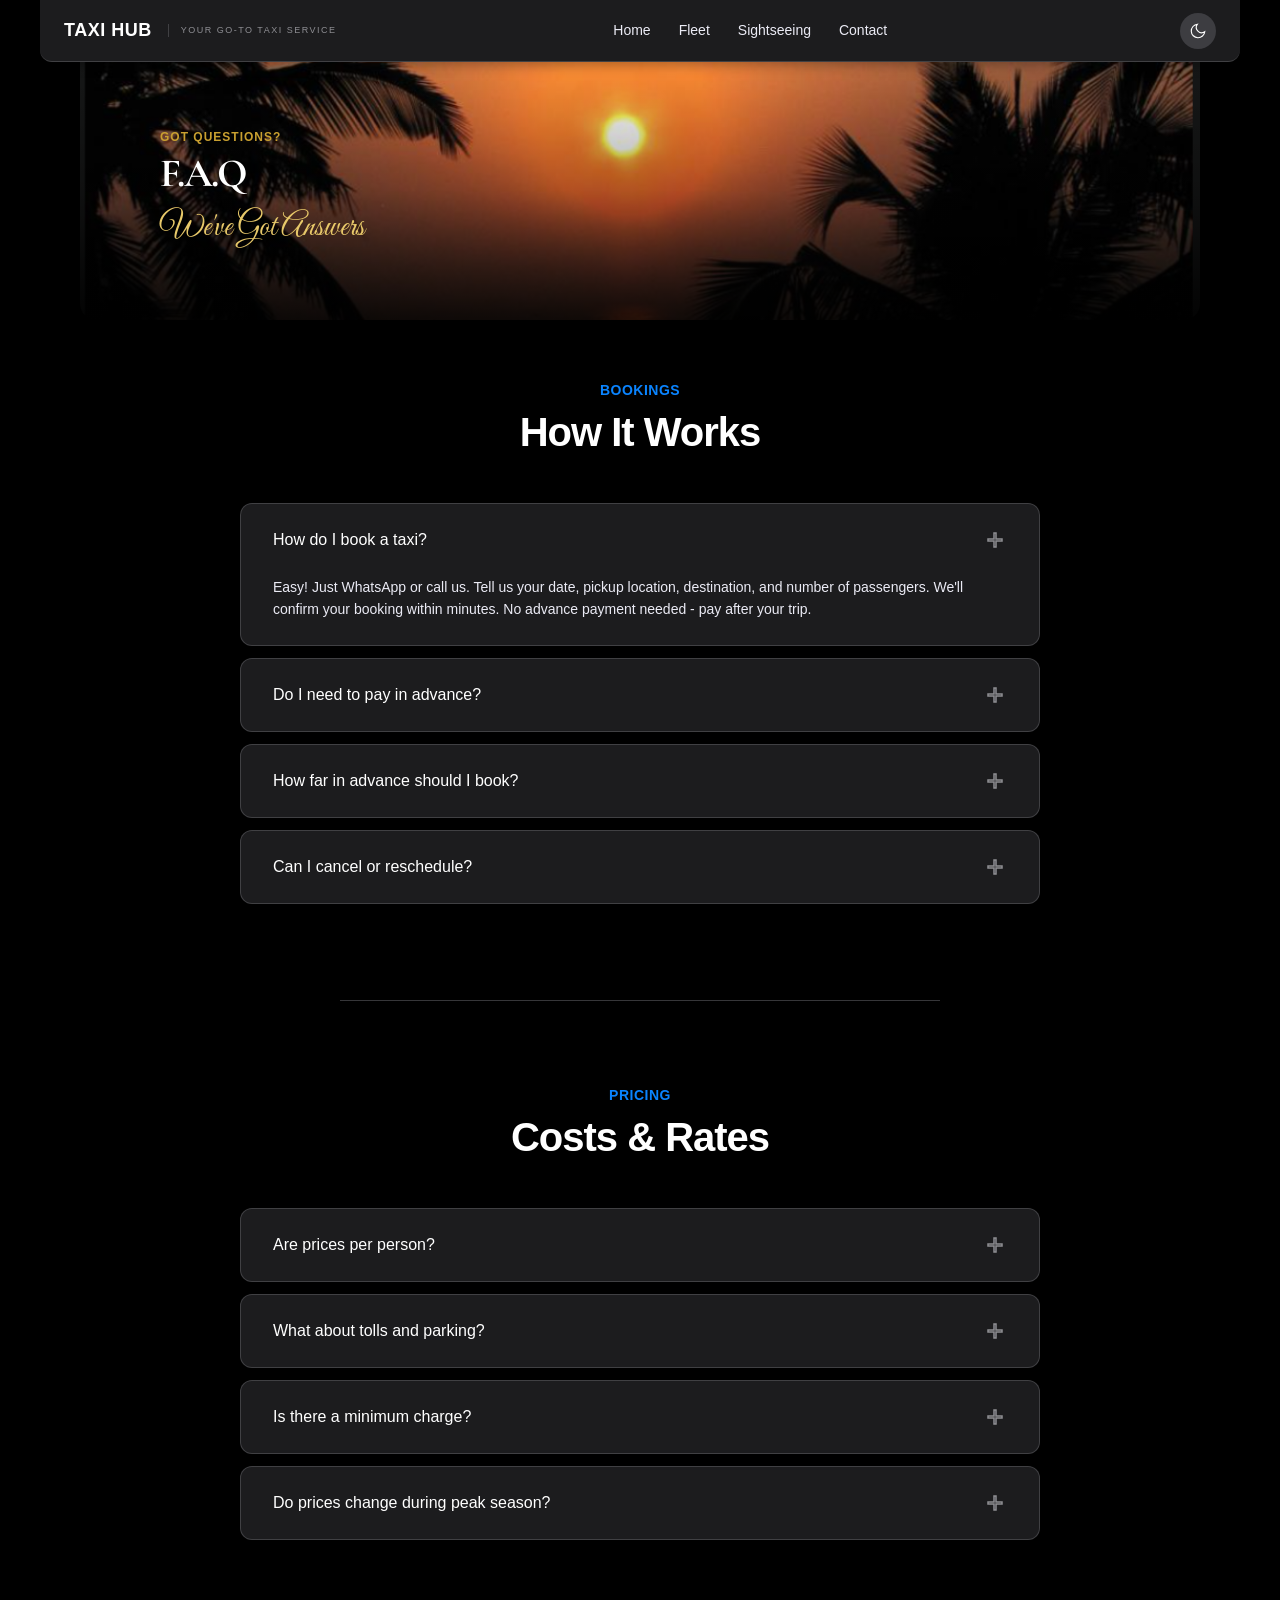
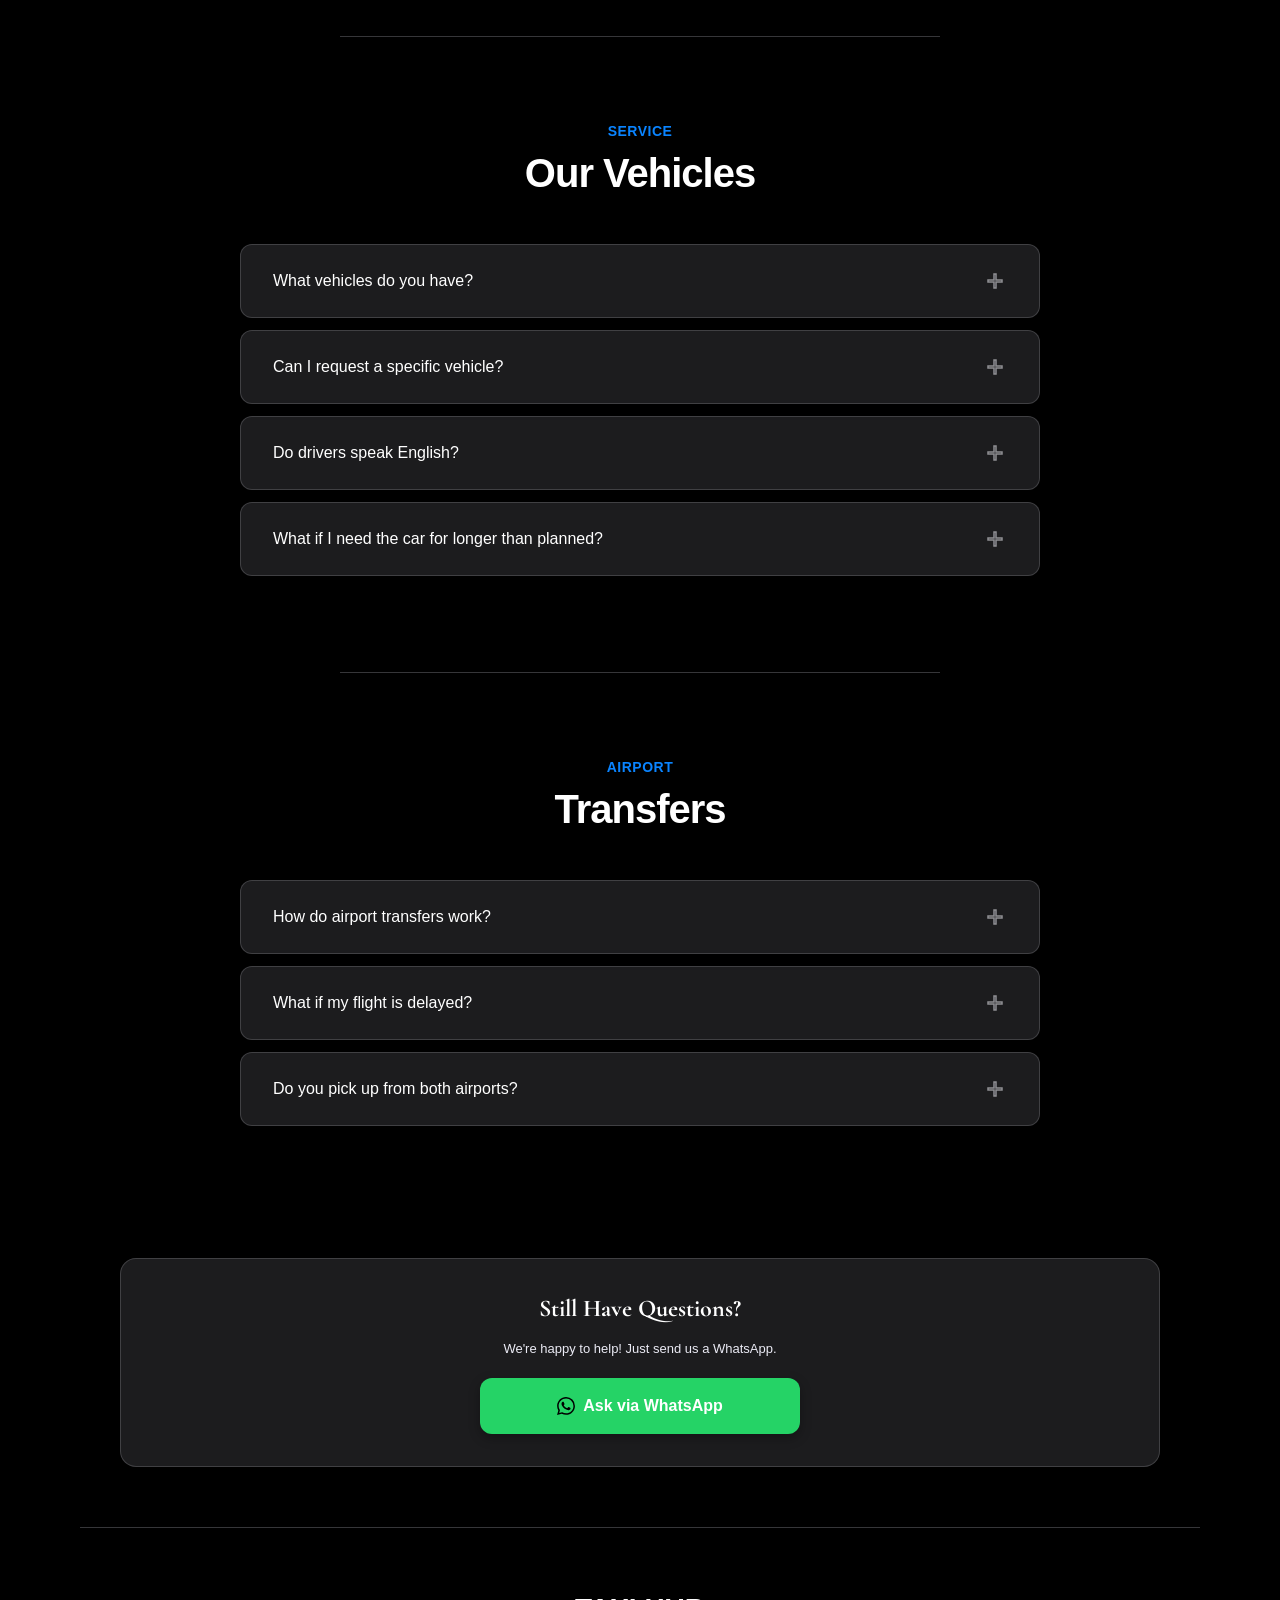
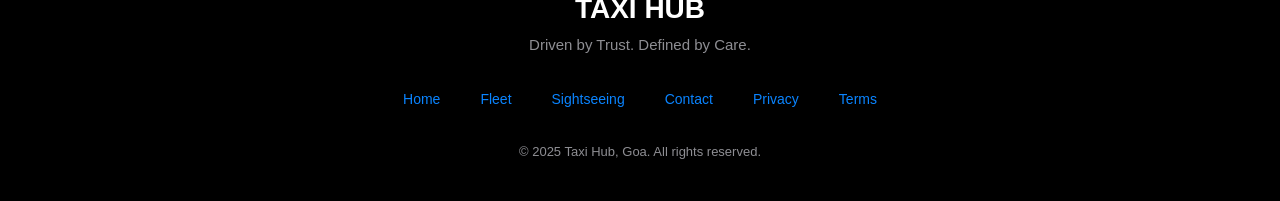
<file: faq/index.html>
<!DOCTYPE html>
<html lang="en" data-theme="dark">
<head>
  <meta charset="UTF-8">
  <meta name="viewport" content="width=device-width, initial-scale=1.0">
  <meta name="description" content="Taxi Hub FAQ - Frequently asked questions about our taxi service, bookings, pricing, and policies.">
  <title>FAQ | Taxi Hub Goa</title>
  <link rel="icon" type="image/png" href="../favicon.png">
  <link rel="preconnect" href="https://fonts.googleapis.com">
  <link rel="preconnect" href="https://fonts.gstatic.com" crossorigin>
  <link href="https://fonts.googleapis.com/css2?family=Cormorant+Garamond:ital,wght@0,600;0,700;1,600&family=Montserrat:wght@300;400;500;600;700&family=Great+Vibes&display=swap" rel="stylesheet">
  <link rel="stylesheet" href="../css/styles.css">
</head>
<body>
<div class="shell">

  <!-- TOP NAVIGATION -->
  <header class="topnav">
    <a href="/" class="logo">
      <span class="logo-goa">TAXI HUB</span>
      <span class="logo-rides">YOUR GO-TO TAXI SERVICE</span>
    </a>
    <nav class="desktop-nav">
      <a href="/">Home</a>
      <a href="/fleet">Fleet</a>
      <a href="/sightseeing">Sightseeing</a>
      <a href="/contact">Contact</a>
    </nav>
    <button class="theme-toggle" onclick="ThemeManager.toggle()" aria-label="Toggle theme">
      <svg class="icon-sun" viewBox="0 0 24 24"><path d="M12 7a5 5 0 100 10 5 5 0 000-10zM12 1v2m0 18v2M4.22 4.22l1.42 1.42m12.72 12.72l1.42 1.42M1 12h2m18 0h2M4.22 19.78l1.42-1.42M18.36 5.64l1.42-1.42"/></svg>
      <svg class="icon-moon" viewBox="0 0 24 24"><path d="M21 12.79A9 9 0 1111.21 3 7 7 0 0021 12.79z"/></svg>
    </button>
  </header>

  <!-- HERO -->
  <section class="hero" style="min-height: 260px;">
    <div class="hero-bg" style="background-image: url('../ui/2.png');"></div>
    <div class="hero-content">
      <p class="tagline">Got Questions?</p>
      <h1 class="hero-h1" style="font-size: 40px;">F.A.Q</h1>
      <span class="hero-script" style="font-size: 32px;">We've Got Answers</span>
    </div>
  </section>

  <!-- BOOKING FAQ -->
  <section class="section">
    <div class="section-header">
      <p class="section-label">Bookings</p>
      <h2 class="section-title">How It Works</h2>
    </div>

    <div class="accordion">
      <div class="accordion-item open">
        <div class="accordion-header">
          <span class="accordion-question">How do I book a taxi?</span>
          <div class="accordion-icon">
            <svg viewBox="0 0 24 24"><path d="M19 13h-6v6h-2v-6H5v-2h6V5h2v6h6v2z"/></svg>
          </div>
        </div>
        <div class="accordion-content">
          <p class="accordion-answer">Easy! Just WhatsApp or call us. Tell us your date, pickup location, destination, and number of passengers. We'll confirm your booking within minutes. No advance payment needed - pay after your trip.</p>
        </div>
      </div>

      <div class="accordion-item">
        <div class="accordion-header">
          <span class="accordion-question">Do I need to pay in advance?</span>
          <div class="accordion-icon">
            <svg viewBox="0 0 24 24"><path d="M19 13h-6v6h-2v-6H5v-2h6V5h2v6h6v2z"/></svg>
          </div>
        </div>
        <div class="accordion-content">
          <p class="accordion-answer">No advance payment required! For most bookings, you pay after your trip is complete. For airport transfers or long outstation trips, we may ask for a small advance to confirm. This will be clearly communicated upfront.</p>
        </div>
      </div>

      <div class="accordion-item">
        <div class="accordion-header">
          <span class="accordion-question">How far in advance should I book?</span>
          <div class="accordion-icon">
            <svg viewBox="0 0 24 24"><path d="M19 13h-6v6h-2v-6H5v-2h6V5h2v6h6v2z"/></svg>
          </div>
        </div>
        <div class="accordion-content">
          <p class="accordion-answer">For airport transfers, please book at least 4 hours in advance. For sightseeing tours, same-day bookings are usually fine, but we recommend booking a day before. During peak season (Nov-Feb), book 2-3 days ahead to ensure availability.</p>
        </div>
      </div>

      <div class="accordion-item">
        <div class="accordion-header">
          <span class="accordion-question">Can I cancel or reschedule?</span>
          <div class="accordion-icon">
            <svg viewBox="0 0 24 24"><path d="M19 13h-6v6h-2v-6H5v-2h6V5h2v6h6v2z"/></svg>
          </div>
        </div>
        <div class="accordion-content">
          <p class="accordion-answer">Absolutely! We understand plans change. Just WhatsApp or call us as soon as possible. There are no cancellation fees - we just ask that you give us at least 2 hours notice for local trips and 6 hours for airport transfers.</p>
        </div>
      </div>
    </div>
  </section>

  <div class="divider"></div>

  <!-- PRICING FAQ -->
  <section class="section">
    <div class="section-header">
      <p class="section-label">Pricing</p>
      <h2 class="section-title">Costs & Rates</h2>
    </div>

    <div class="accordion">
      <div class="accordion-item">
        <div class="accordion-header">
          <span class="accordion-question">Are prices per person?</span>
          <div class="accordion-icon">
            <svg viewBox="0 0 24 24"><path d="M19 13h-6v6h-2v-6H5v-2h6V5h2v6h6v2z"/></svg>
          </div>
        </div>
        <div class="accordion-content">
          <p class="accordion-answer">No! All our prices are for the entire vehicle, not per person. Whether you're traveling solo or with a full car of 7 people, you pay the same fixed price. This makes us much better value than per-person options!</p>
        </div>
      </div>

      <div class="accordion-item">
        <div class="accordion-header">
          <span class="accordion-question">What about tolls and parking?</span>
          <div class="accordion-icon">
            <svg viewBox="0 0 24 24"><path d="M19 13h-6v6h-2v-6H5v-2h6V5h2v6h6v2z"/></svg>
          </div>
        </div>
        <div class="accordion-content">
          <p class="accordion-answer">Toll charges are included in our quoted prices for local trips. For sightseeing tours, any entry fees to attractions (like fort entrances) are not included and you'll pay those directly. Parking fees are included in our prices.</p>
        </div>
      </div>

      <div class="accordion-item">
        <div class="accordion-header">
          <span class="accordion-question">Is there a minimum charge?</span>
          <div class="accordion-icon">
            <svg viewBox="0 0 24 24"><path d="M19 13h-6v6h-2v-6H5v-2h6V5h2v6h6v2z"/></svg>
          </div>
        </div>
        <div class="accordion-content">
          <p class="accordion-answer">Our minimum booking is for 4 hours at hourly rates. For airport drops under 3 hours, we have fixed short-trip rates. Contact us and we'll give you the best quote for your needs.</p>
        </div>
      </div>

      <div class="accordion-item">
        <div class="accordion-header">
          <span class="accordion-question">Do prices change during peak season?</span>
          <div class="accordion-icon">
            <svg viewBox="0 0 24 24"><path d="M19 13h-6v6h-2v-6H5v-2h6V5h2v6h6v2z"/></svg>
          </div>
        </div>
        <div class="accordion-content">
          <p class="accordion-answer">Our base prices remain the same year-round. During peak season (Christmas/New Year), some special packages may have holiday rates. We'll always communicate any pricing changes clearly before you confirm your booking.</p>
        </div>
      </div>
    </div>
  </section>

  <div class="divider"></div>

  <!-- SERVICE FAQ -->
  <section class="section">
    <div class="section-header">
      <p class="section-label">Service</p>
      <h2 class="section-title">Our Vehicles</h2>
    </div>

    <div class="accordion">
      <div class="accordion-item">
        <div class="accordion-header">
          <span class="accordion-question">What vehicles do you have?</span>
          <div class="accordion-icon">
            <svg viewBox="0 0 24 24"><path d="M19 13h-6v6h-2v-6H5v-2h6V5h2v6h6v2z"/></svg>
          </div>
        </div>
        <div class="accordion-content">
          <p class="accordion-answer">We have three vehicle types: Maruti Baleno (sedan, 5 seats), Maruti Ertiga (MPV, 7 seats), and Mahindra Marazzo (SUV, 7-8 seats). All vehicles are AC, clean, and well-maintained.</p>
        </div>
      </div>

      <div class="accordion-item">
        <div class="accordion-header">
          <span class="accordion-question">Can I request a specific vehicle?</span>
          <div class="accordion-icon">
            <svg viewBox="0 0 24 24"><path d="M19 13h-6v6h-2v-6H5v-2h6V5h2v6h6v2z"/></svg>
          </div>
        </div>
        <div class="accordion-content">
          <p class="accordion-answer">Yes! While we can't guarantee a specific vehicle, we always note your preference. On the rare occasion we need to substitute, we'll inform you and ensure you get a comparable or better vehicle at the same price.</p>
        </div>
      </div>

      <div class="accordion-item">
        <div class="accordion-header">
          <span class="accordion-question">Do drivers speak English?</span>
          <div class="accordion-icon">
            <svg viewBox="0 0 24 24"><path d="M19 13h-6v6h-2v-6H5v-2h6V5h2v6h6v2z"/></svg>
          </div>
        </div>
        <div class="accordion-content">
          <p class="accordion-answer">Yes! All our drivers speak conversational English. Many also speak other languages including Hindi, Konkani, and some basic Russian/German phrases from serving international tourists.</p>
        </div>
      </div>

      <div class="accordion-item">
        <div class="accordion-header">
          <span class="accordion-question">What if I need the car for longer than planned?</span>
          <div class="accordion-icon">
            <svg viewBox="0 0 24 24"><path d="M19 13h-6v6h-2v-6H5v-2h6V5h2v6h6v2z"/></svg>
          </div>
        </div>
        <div class="accordion-content">
          <p class="accordion-answer">No problem! Just tell your driver or WhatsApp us. We'll calculate the extra time at our hourly rate and arrange everything seamlessly. There's no penalty for extending your trip.</p>
        </div>
      </div>
    </div>
  </section>

  <div class="divider"></div>

  <!-- AIRPORT FAQ -->
  <section class="section">
    <div class="section-header">
      <p class="section-label">Airport</p>
      <h2 class="section-title">Transfers</h2>
    </div>

    <div class="accordion">
      <div class="accordion-item">
        <div class="accordion-header">
          <span class="accordion-question">How do airport transfers work?</span>
          <div class="accordion-icon">
            <svg viewBox="0 0 24 24"><path d="M19 13h-6v6h-2v-6H5v-2h6V5h2v6h6v2z"/></svg>
          </div>
        </div>
        <div class="accordion-content">
          <p class="accordion-answer">Book via WhatsApp with your flight details. We'll track your flight and have a driver waiting at arrivals with your name on a board. The driver will help with luggage and take you directly to your destination. Simple!</p>
        </div>
      </div>

      <div class="accordion-item">
        <div class="accordion-header">
          <span class="accordion-question">What if my flight is delayed?</span>
          <div class="accordion-icon">
            <svg viewBox="0 0 24 24"><path d="M19 13h-6v6h-2v-6H5v-2h6V5h2v6h6v2z"/></svg>
          </div>
        </div>
        <div class="accordion-content">
          <p class="accordion-answer">We monitor all flights, so we know about delays. Your driver will wait without extra charge. We include 30 minutes of free waiting time after your flight lands - more than enough for luggage collection and meeting.</p>
        </div>
      </div>

      <div class="accordion-item">
        <div class="accordion-header">
          <span class="accordion-question">Do you pick up from both airports?</span>
          <div class="accordion-icon">
            <svg viewBox="0 0 24 24"><path d="M19 13h-6v6h-2v-6H5v-2h6V5h2v6h6v2z"/></svg>
          </div>
        </div>
        <div class="accordion-content">
          <p class="accordion-answer">Yes! We service both Dabolim Airport (GOI) near Vasco and Mopa Airport (GOX) in North Goa. Just let us know which airport and your destination.</p>
        </div>
      </div>
    </div>
  </section>

  <!-- STILL HAVE QUESTIONS -->
  <section class="section">
    <div class="glass-card" style="padding: 32px; text-align: center;">
      <h3 style="font-family: var(--font-display); font-size: 24px; margin-bottom: 12px;">Still Have Questions?</h3>
      <p style="font-size: 13px; color: var(--text-secondary); margin-bottom: 20px;">We're happy to help! Just send us a WhatsApp.</p>
      <a href="https://wa.me/919158798744?text=Hi%2C%20I%20have%20a%20question%20about%20your%20service." class="btn btn-whatsapp" target="_blank" rel="noopener noreferrer">
        <svg viewBox="0 0 24 24"><path d="M17.472 14.382c-.297-.149-1.758-.867-2.03-.967-.273-.099-.471-.148-.67.15-.197.297-.767.966-.94 1.164-.173.199-.347.223-.644.075-.297-.15-1.255-.463-2.39-1.475-.883-.788-1.48-1.761-1.653-2.059-.173-.297-.018-.458.13-.606.134-.133.298-.347.446-.52.149-.174.198-.298.298-.497.099-.198.05-.371-.025-.52-.075-.149-.669-1.612-.916-2.207-.242-.579-.487-.5-.669-.51-.173-.008-.371-.01-.57-.01-.198 0-.52.074-.792.372-.272.297-1.04 1.016-1.04 2.479 0 1.462 1.065 2.875 1.213 3.074.149.198 2.096 3.2 5.077 4.487.709.306 1.262.489 1.694.625.712.227 1.36.195 1.871.118.571-.085 1.758-.719 2.006-1.413.248-.694.248-1.289.173-1.413-.074-.124-.272-.198-.57-.347m-5.421 7.403h-.004a9.87 9.87 0 01-5.031-1.378l-.361-.214-3.741.982.998-3.648-.235-.374a9.86 9.86 0 01-1.51-5.26c.001-5.45 4.436-9.884 9.888-9.884 2.64 0 5.122 1.03 6.988 2.898a9.825 9.825 0 012.893 6.994c-.003 5.45-4.437 9.884-9.885 9.884m8.413-18.297A11.815 11.815 0 0012.05 0C5.495 0 .16 5.335.157 11.892c0 2.096.547 4.142 1.588 5.945L.057 24l6.305-1.654a11.882 11.882 0 005.683 1.448h.005c6.554 0 11.89-5.335 11.893-11.893a11.821 11.821 0 00-3.48-8.413z"/></svg>
        Ask via WhatsApp
      </a>
    </div>
  </section>

  <!-- FOOTER -->
  <footer class="footer">
    <p class="footer-logo">TAXI HUB</p>
    <p class="footer-tagline">Driven by Trust. Defined by Care.</p>
    <div class="footer-links">
      <a href="/" class="footer-link">Home</a>
      <a href="/fleet" class="footer-link">Fleet</a>
      <a href="/sightseeing" class="footer-link">Sightseeing</a>
      <a href="/contact" class="footer-link">Contact</a>
      <a href="/privacy" class="footer-link">Privacy</a>
      <a href="/terms" class="footer-link">Terms</a>
    </div>
    <p class="footer-copy">© 2025 Taxi Hub, Goa. All rights reserved.</p>
  </footer>

  <div class="footer-spacer"></div>

  <!-- BOTTOM NAVIGATION -->
  <nav class="bottom-nav glass-bottom-nav">
    <a href="/" class="nav-item">
      <svg viewBox="0 0 24 24"><path d="M10 20v-6h4v6h5v-8h3L12 3 2 12h3v8z"/></svg>
      <span>Home</span>
    </a>
    <a href="/fleet" class="nav-item">
      <svg viewBox="0 0 24 24"><path d="M18.92 6.01C18.72 5.42 18.16 5 17.5 5h-11c-.66 0-1.21.42-1.42 1.01L3 12v8c0 .55.45 1 1 1h1c.55 0 1-.45 1-1v-1h12v1c0 .55.45 1 1 1h1c.55 0 1-.45 1-1v-8l-2.08-5.99zM6.5 16c-.83 0-1.5-.67-1.5-1.5S5.67 13 6.5 13s1.5.67 1.5 1.5S7.33 16 6.5 16zm11 0c-.83 0-1.5-.67-1.5-1.5s.67-1.5 1.5-1.5 1.5.67 1.5 1.5-.67 1.5-1.5 1.5zM5 11l1.5-4.5h11L19 11H5z"/></svg>
      <span>Fleet</span>
    </a>
    <a href="/sightseeing" class="nav-item">
      <svg viewBox="0 0 24 24"><path d="M12 2C8.13 2 5 5.13 5 9c0 5.25 7 13 7 13s7-7.75 7-13c0-3.87-3.13-7-7-7zm0 9.5c-1.38 0-2.5-1.12-2.5-2.5s1.12-2.5 2.5-2.5 2.5 1.12 2.5 2.5-1.12 2.5-2.5 2.5z"/></svg>
      <span>Sightsee</span>
    </a>
    <a href="/contact" class="nav-item">
      <svg viewBox="0 0 24 24"><path d="M6.62 10.79c1.44 2.83 3.76 5.14 6.59 6.59l2.2-2.2c.27-.27.67-.36 1.02-.24 1.12.37 2.33.57 3.57.57.55 0 1 .45 1 1V20c0 .55-.45 1-1 1-9.39 0-17-7.61-17-17 0-.55.45-1 1-1h3.5c.55 0 1 .45 1 1 0 1.25.2 2.45.57 3.57.11.35.03.74-.25 1.02l-2.2 2.2z"/></svg>
      <span>Contact</span>
    </a>
  </nav>

</div>
<script src="../js/main.js"></script>
</body>
</html>
</file>
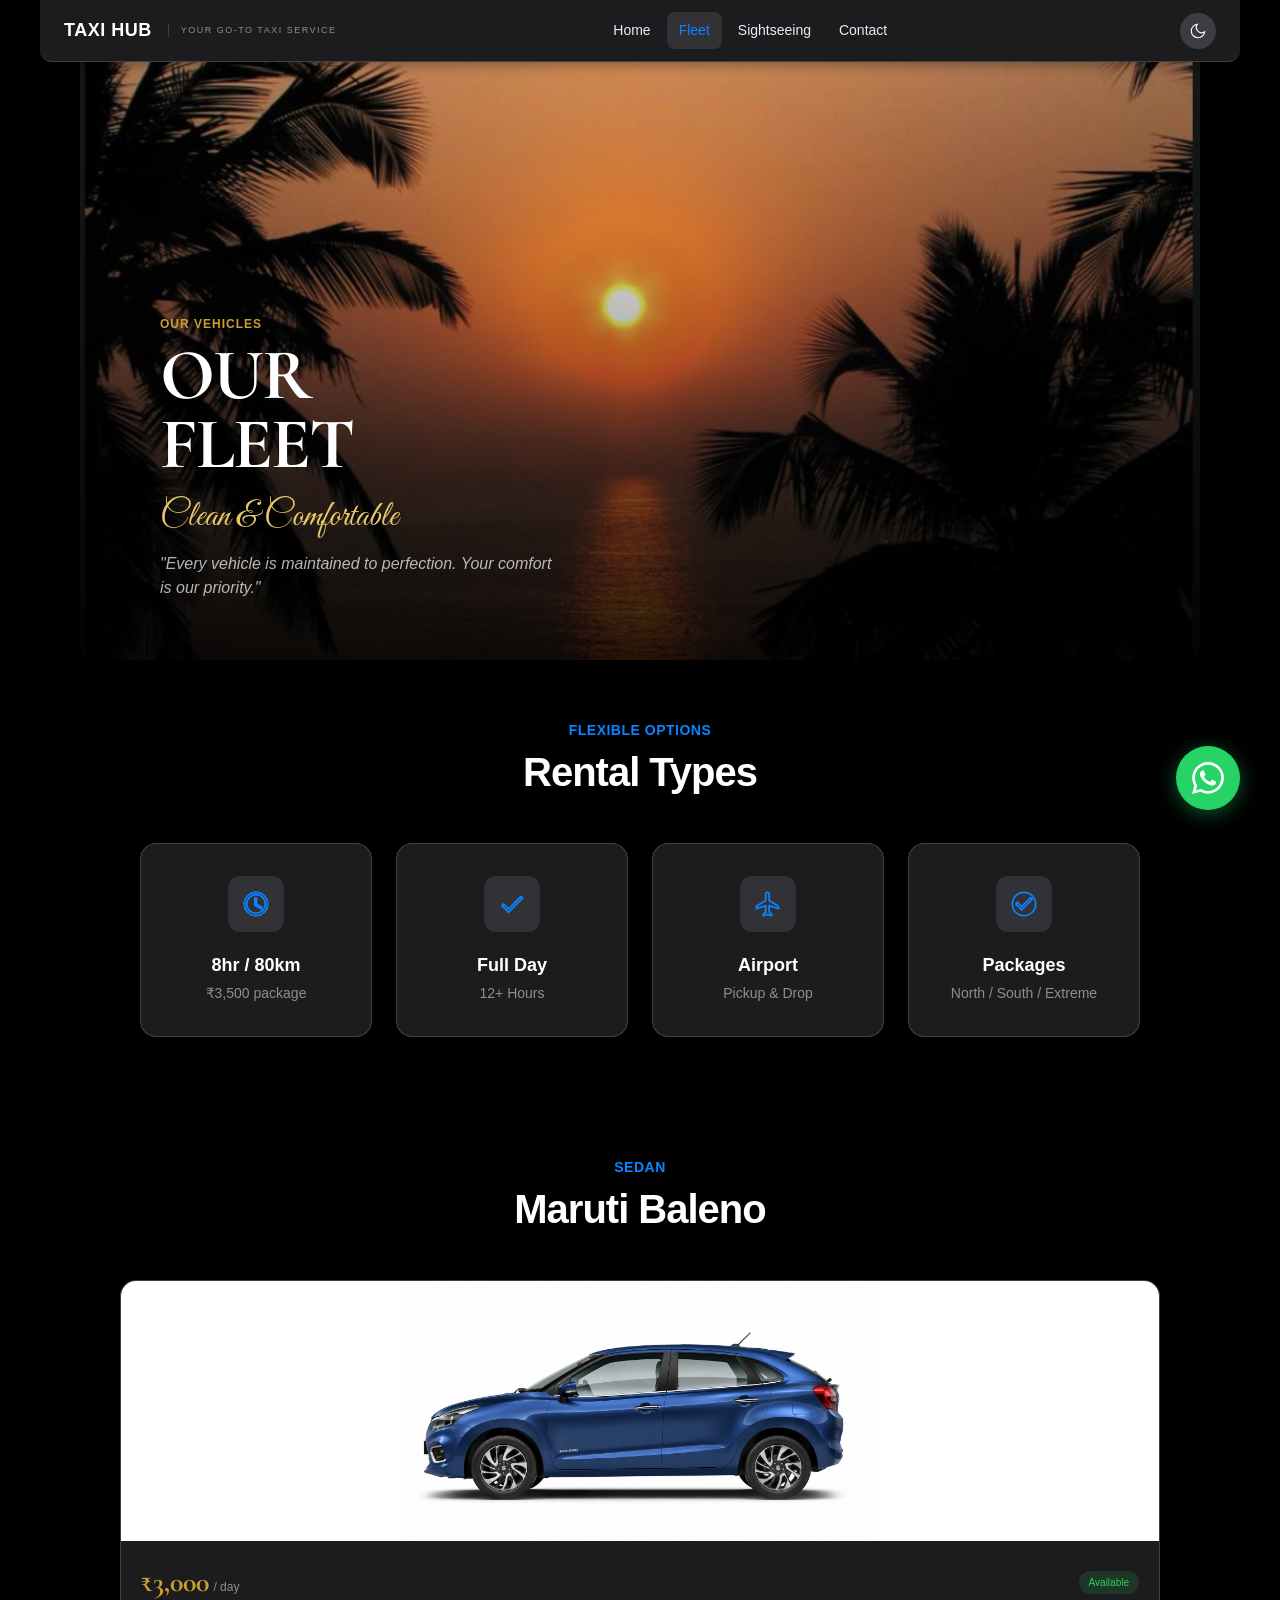
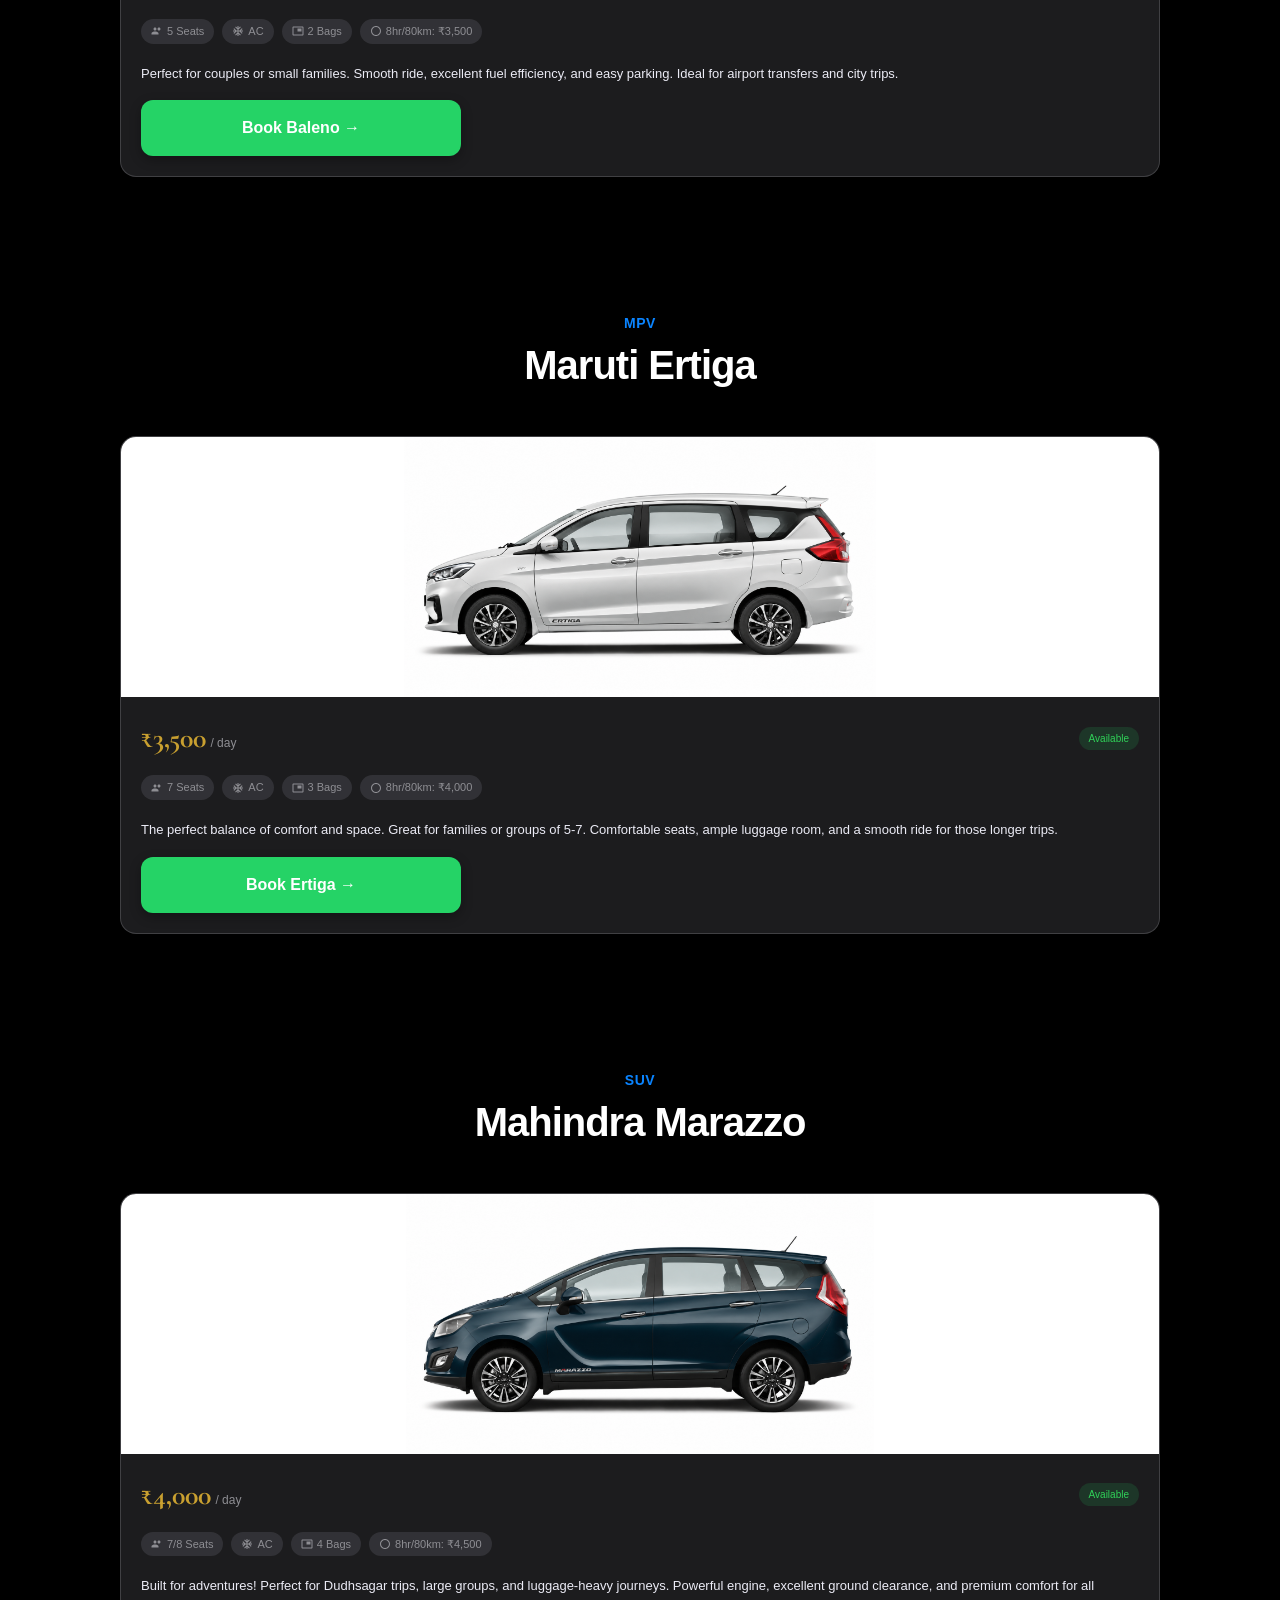
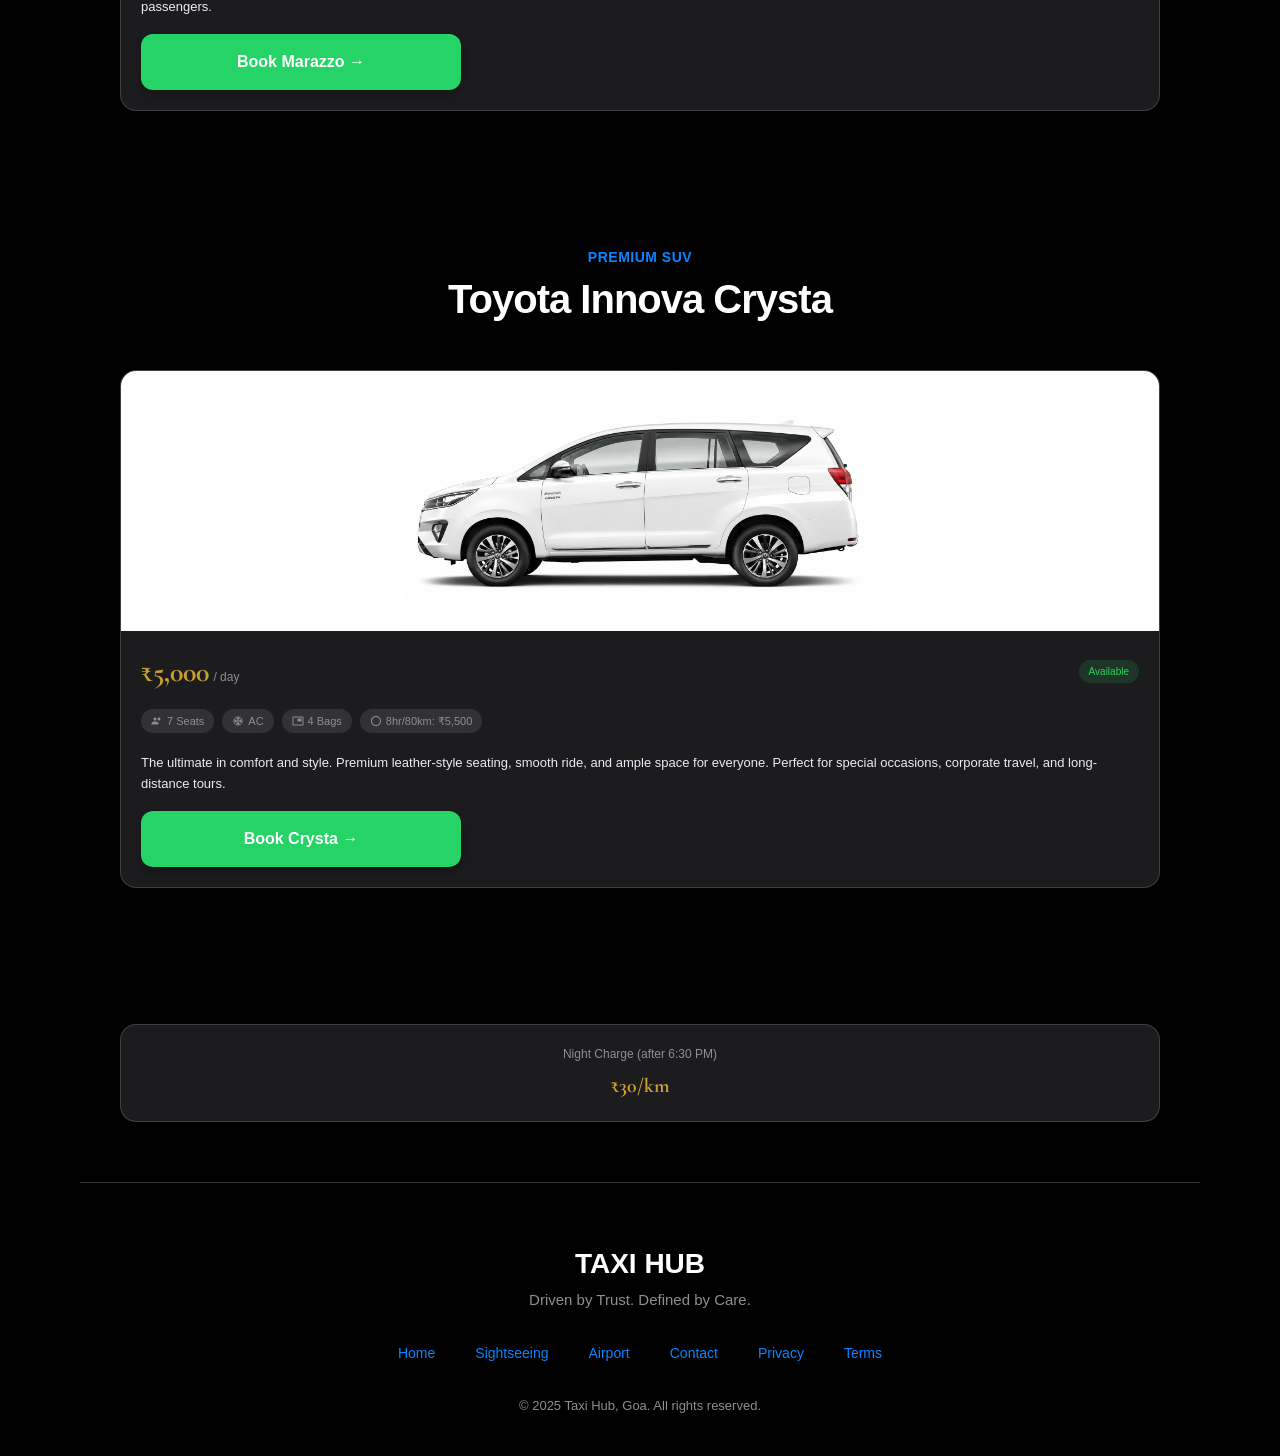
<file: fleet/index.html>
<!DOCTYPE html>
<html lang="en" data-theme="dark">
<head>
  <meta charset="UTF-8">
  <meta name="viewport" content="width=device-width, initial-scale=1.0">
  <meta name="description" content="Taxi Hub fleet - Choose from Sedan, MPV, or SUV. All vehicles AC, clean, and professionally maintained.">
  <title>Our Fleet | Taxi Hub Goa</title>
  <link rel="icon" type="image/png" href="../favicon.png">
  <link rel="preconnect" href="https://fonts.googleapis.com">
  <link rel="preconnect" href="https://fonts.gstatic.com" crossorigin>
  <link href="https://fonts.googleapis.com/css2?family=Cormorant+Garamond:ital,wght@0,600;0,700;1,600&family=Montserrat:wght@300;400;500;600;700&family=Great+Vibes&display=swap" rel="stylesheet">
  <link rel="stylesheet" href="../css/styles.css">
</head>
<body>
<div class="shell">

  <!-- TOP NAVIGATION -->
  <header class="topnav">
    <a href="/" class="logo">
      <span class="logo-goa">TAXI HUB</span>
      <span class="logo-rides">YOUR GO-TO TAXI SERVICE</span>
    </a>
    <nav class="desktop-nav">
      <a href="/">Home</a>
      <a href="/fleet" class="active">Fleet</a>
      <a href="/sightseeing">Sightseeing</a>
      <a href="/contact">Contact</a>
    </nav>
    <button class="theme-toggle" onclick="ThemeManager.toggle()" aria-label="Toggle theme">
      <svg class="icon-sun" viewBox="0 0 24 24"><path d="M12 7a5 5 0 100 10 5 5 0 000-10zM12 1v2m0 18v2M4.22 4.22l1.42 1.42m12.72 12.72l1.42 1.42M1 12h2m18 0h2M4.22 19.78l1.42-1.42M18.36 5.64l1.42-1.42"/></svg>
      <svg class="icon-moon" viewBox="0 0 24 24"><path d="M21 12.79A9 9 0 1111.21 3 7 7 0 0021 12.79z"/></svg>
    </button>
  </header>

  <!-- HERO -->
  <section class="hero">
    <div class="hero-bg" style="background-image: url('../ui/2.png');"></div>
    <div class="hero-content">
      <p class="tagline">Our Vehicles</p>
      <h1 class="hero-h1">OUR<br>FLEET</h1>
      <span class="hero-script">Clean & Comfortable</span>
      <p class="hero-quote">"Every vehicle is maintained to perfection. Your comfort is our priority."</p>
    </div>
  </section>

  <!-- PRICING TYPES -->
  <section class="section">
    <div class="section-header">
      <p class="section-label">Flexible Options</p>
      <h2 class="section-title">Rental Types</h2>
    </div>

    <div class="service-grid">
      <div class="service-card">
        <div class="service-icon">
          <svg viewBox="0 0 24 24"><path d="M11.99 2C6.47 2 2 6.48 2 12s4.47 10 9.99 10C17.52 22 22 17.52 22 12S17.52 2 11.99 2zM12 20c-4.42 0-8-3.58-8-8s3.58-8 8-8 8 3.58 8 8-3.58 8-8 8zm.5-13H11v6l5.25 3.15.75-1.23-4.5-2.67z"/></svg>
        </div>
        <span class="service-name">8hr / 80km</span>
        <span class="service-desc">₹3,500 package</span>
      </div>

      <div class="service-card">
        <div class="service-icon">
          <svg viewBox="0 0 24 24"><path d="M9 16.17L4.83 12l-1.42 1.41L9 19 21 7l-1.41-1.41z"/></svg>
        </div>
        <span class="service-name">Full Day</span>
        <span class="service-desc">12+ Hours</span>
      </div>

      <div class="service-card">
        <div class="service-icon">
          <svg viewBox="0 0 24 24"><path d="M21 16v-2l-8-5V3.5c0-.83-.67-1.5-1.5-1.5S10 2.67 10 3.5V9l-8 5v2l8-2.5V19l-2 1.5V22l3.5-1 3.5 1v-1.5L13 19v-5.5l8 2.5z"/></svg>
        </div>
        <span class="service-name">Airport</span>
        <span class="service-desc">Pickup & Drop</span>
      </div>

      <div class="service-card">
        <div class="service-icon">
          <svg viewBox="0 0 24 24"><path d="M12 2C6.48 2 2 6.48 2 12s4.48 10 10 10 10-4.48 10-10S17.52 2 12 2zm-2 15l-5-5 1.41-1.41L10 14.17l7.59-7.59L19 8l-9 9z"/></svg>
        </div>
        <span class="service-name">Packages</span>
        <span class="service-desc">North / South / Extreme</span>
      </div>
    </div>
  </section>

  <!-- BALENO -->
  <section class="section">
    <div class="section-header">
      <p class="section-label">Sedan</p>
      <h2 class="section-title">Maruti Baleno</h2>
    </div>

    <div class="glass-card" style="padding: 0; overflow: hidden; margin-bottom: 16px;">
      <div class="car-image fleet-detail-image">
        <img src="../car/baleno.png" alt="Maruti Baleno" loading="lazy">
      </div>
      <div style="padding: 20px;">
        <div class="flex justify-between items-center" style="margin-bottom: 16px;">
          <div>
            <span style="font-size: 28px; font-family: var(--font-display); font-weight: 700; color: var(--gold-primary);">₹3,000</span>
            <span style="font-size: 12px; color: var(--text-muted);">/ day</span>
          </div>
          <span style="font-size: 10px; color: var(--success); background: rgba(34, 197, 94, 0.15); padding: 4px 10px; border-radius: var(--radius-full);">Available</span>
        </div>

        <div class="car-features" style="margin-bottom: 20px;">
          <span class="car-tag">
            <svg viewBox="0 0 24 24"><path d="M16 11c1.66 0 2.99-1.34 2.99-3S17.66 5 16 5c-1.66 0-3 1.34-3 3s1.34 3 3 3zm-8 0c1.66 0 2.99-1.34 2.99-3S9.66 5 8 5C6.34 5 5 6.34 5 8s1.34 3 3 3zm0 2c-2.33 0-7 1.17-7 3.5V19h14v-2.5c0-2.33-4.67-3.5-7-3.5z"/></svg>
            5 Seats
          </span>
          <span class="car-tag">
            <svg viewBox="0 0 24 24"><path d="M22 11h-4.17l3.24-3.24-1.41-1.42L15 11h-2V9l4.66-4.66-1.42-1.41L13 6.17V2h-2v4.17L7.76 2.93 6.34 4.34 11 9v2H9L4.34 6.34 2.93 7.76 6.17 11H2v2h4.17l-3.24 3.24 1.41 1.42L9 13h2v2l-4.66 4.66 1.42 1.41L11 17.83V22h2v-4.17l3.24 3.24 1.42-1.41L13 15v-2h2l4.66 4.66 1.41-1.42L17.83 13H22v-2z"/></svg>
            AC
          </span>
          <span class="car-tag">
            <svg viewBox="0 0 24 24"><path d="M19 7h-8v6h8V7zm2-4H3c-1.1 0-2 .9-2 2v14c0 1.1.9 2 2 2h18c1.1 0 2-.9 2-2V5c0-1.1-.9-2-2-2zm0 16H3V5h18v14z"/></svg>
            2 Bags
          </span>
          <span class="car-tag">
            <svg viewBox="0 0 24 24"><path d="M11.99 2C6.47 2 2 6.48 2 12s4.47 10 9.99 10C17.52 22 22 17.52 22 12S17.52 2 11.99 2zM12 20c-4.42 0-8-3.58-8-8s3.58-8 8-8 8 3.58 8 8-3.58 8-8 8z"/></svg>
            8hr/80km: ₹3,500
          </span>
        </div>

        <p style="font-size: 13px; color: var(--text-secondary); margin-bottom: 16px; line-height: 1.6;">
          Perfect for couples or small families. Smooth ride, excellent fuel efficiency, and easy parking. Ideal for airport transfers and city trips.
        </p>

        <a href="https://wa.me/919158798744?text=Hi%2C%20I%20want%20to%20book%20the%20Maruti%20Baleno." class="btn btn-whatsapp btn-full" target="_blank" rel="noopener noreferrer">
          Book Baleno →
        </a>
      </div>
    </div>
  </section>

  <!-- ERTIGA -->
  <section class="section">
    <div class="section-header">
      <p class="section-label">MPV</p>
      <h2 class="section-title">Maruti Ertiga</h2>
    </div>

    <div class="glass-card" style="padding: 0; overflow: hidden; margin-bottom: 16px;">
      <div class="car-image fleet-detail-image">
        <img src="../car/ertiga.png" alt="Maruti Ertiga" loading="lazy">
      </div>
      <div style="padding: 20px;">
        <div class="flex justify-between items-center" style="margin-bottom: 16px;">
          <div>
            <span style="font-size: 28px; font-family: var(--font-display); font-weight: 700; color: var(--gold-primary);">₹3,500</span>
            <span style="font-size: 12px; color: var(--text-muted);">/ day</span>
          </div>
          <span style="font-size: 10px; color: var(--success); background: rgba(34, 197, 94, 0.15); padding: 4px 10px; border-radius: var(--radius-full);">Available</span>
        </div>

        <div class="car-features" style="margin-bottom: 20px;">
          <span class="car-tag">
            <svg viewBox="0 0 24 24"><path d="M16 11c1.66 0 2.99-1.34 2.99-3S17.66 5 16 5c-1.66 0-3 1.34-3 3s1.34 3 3 3zm-8 0c1.66 0 2.99-1.34 2.99-3S9.66 5 8 5C6.34 5 5 6.34 5 8s1.34 3 3 3zm0 2c-2.33 0-7 1.17-7 3.5V19h14v-2.5c0-2.33-4.67-3.5-7-3.5z"/></svg>
            7 Seats
          </span>
          <span class="car-tag">
            <svg viewBox="0 0 24 24"><path d="M22 11h-4.17l3.24-3.24-1.41-1.42L15 11h-2V9l4.66-4.66-1.42-1.41L13 6.17V2h-2v4.17L7.76 2.93 6.34 4.34 11 9v2H9L4.34 6.34 2.93 7.76 6.17 11H2v2h4.17l-3.24 3.24 1.41 1.42L9 13h2v2l-4.66 4.66 1.42 1.41L11 17.83V22h2v-4.17l3.24 3.24 1.42-1.41L13 15v-2h2l4.66 4.66 1.41-1.42L17.83 13H22v-2z"/></svg>
            AC
          </span>
          <span class="car-tag">
            <svg viewBox="0 0 24 24"><path d="M19 7h-8v6h8V7zm2-4H3c-1.1 0-2 .9-2 2v14c0 1.1.9 2 2 2h18c1.1 0 2-.9 2-2V5c0-1.1-.9-2-2-2zm0 16H3V5h18v14z"/></svg>
            3 Bags
          </span>
          <span class="car-tag">
            <svg viewBox="0 0 24 24"><path d="M11.99 2C6.47 2 2 6.48 2 12s4.47 10 9.99 10C17.52 22 22 17.52 22 12S17.52 2 11.99 2zM12 20c-4.42 0-8-3.58-8-8s3.58-8 8-8 8 3.58 8 8-3.58 8-8 8z"/></svg>
            8hr/80km: ₹4,000
          </span>
        </div>

        <p style="font-size: 13px; color: var(--text-secondary); margin-bottom: 16px; line-height: 1.6;">
          The perfect balance of comfort and space. Great for families or groups of 5-7. Comfortable seats, ample luggage room, and a smooth ride for those longer trips.
        </p>

        <a href="https://wa.me/919158798744?text=Hi%2C%20I%20want%20to%20book%20the%20Maruti%20Ertiga." class="btn btn-whatsapp btn-full" target="_blank" rel="noopener noreferrer">
          Book Ertiga →
        </a>
      </div>
    </div>
  </section>

  <!-- MARAZZO -->
  <section class="section">
    <div class="section-header">
      <p class="section-label">SUV</p>
      <h2 class="section-title">Mahindra Marazzo</h2>
    </div>

    <div class="glass-card" style="padding: 0; overflow: hidden; margin-bottom: 16px;">
      <div class="car-image fleet-detail-image">
        <img src="../car/marrazo.png" alt="Mahindra Marazzo" loading="lazy">
      </div>
      <div style="padding: 20px;">
        <div class="flex justify-between items-center" style="margin-bottom: 16px;">
          <div>
            <span style="font-size: 28px; font-family: var(--font-display); font-weight: 700; color: var(--gold-primary);">₹4,000</span>
            <span style="font-size: 12px; color: var(--text-muted);">/ day</span>
          </div>
          <span style="font-size: 10px; color: var(--success); background: rgba(34, 197, 94, 0.15); padding: 4px 10px; border-radius: var(--radius-full);">Available</span>
        </div>

        <div class="car-features" style="margin-bottom: 20px;">
          <span class="car-tag">
            <svg viewBox="0 0 24 24"><path d="M16 11c1.66 0 2.99-1.34 2.99-3S17.66 5 16 5c-1.66 0-3 1.34-3 3s1.34 3 3 3zm-8 0c1.66 0 2.99-1.34 2.99-3S9.66 5 8 5C6.34 5 5 6.34 5 8s1.34 3 3 3zm0 2c-2.33 0-7 1.17-7 3.5V19h14v-2.5c0-2.33-4.67-3.5-7-3.5z"/></svg>
            7/8 Seats
          </span>
          <span class="car-tag">
            <svg viewBox="0 0 24 24"><path d="M22 11h-4.17l3.24-3.24-1.41-1.42L15 11h-2V9l4.66-4.66-1.42-1.41L13 6.17V2h-2v4.17L7.76 2.93 6.34 4.34 11 9v2H9L4.34 6.34 2.93 7.76 6.17 11H2v2h4.17l-3.24 3.24 1.41 1.42L9 13h2v2l-4.66 4.66 1.42 1.41L11 17.83V22h2v-4.17l3.24 3.24 1.42-1.41L13 15v-2h2l4.66 4.66 1.41-1.42L17.83 13H22v-2z"/></svg>
            AC
          </span>
          <span class="car-tag">
            <svg viewBox="0 0 24 24"><path d="M19 7h-8v6h8V7zm2-4H3c-1.1 0-2 .9-2 2v14c0 1.1.9 2 2 2h18c1.1 0 2-.9 2-2V5c0-1.1-.9-2-2-2zm0 16H3V5h18v14z"/></svg>
            4 Bags
          </span>
          <span class="car-tag">
            <svg viewBox="0 0 24 24"><path d="M11.99 2C6.47 2 2 6.48 2 12s4.47 10 9.99 10C17.52 22 22 17.52 22 12S17.52 2 11.99 2zM12 20c-4.42 0-8-3.58-8-8s3.58-8 8-8 8 3.58 8 8-3.58 8-8 8z"/></svg>
            8hr/80km: ₹4,500
          </span>
        </div>

        <p style="font-size: 13px; color: var(--text-secondary); margin-bottom: 16px; line-height: 1.6;">
          Built for adventures! Perfect for Dudhsagar trips, large groups, and luggage-heavy journeys. Powerful engine, excellent ground clearance, and premium comfort for all passengers.
        </p>

        <a href="https://wa.me/919158798744?text=Hi%2C%20I%20want%20to%20book%20the%20Mahindra%20Marazzo." class="btn btn-whatsapp btn-full" target="_blank" rel="noopener noreferrer">
          Book Marazzo →
        </a>
      </div>
    </div>
  </section>

  <!-- CRYSTA -->
  <section class="section">
    <div class="section-header">
      <p class="section-label">Premium SUV</p>
      <h2 class="section-title">Toyota Innova Crysta</h2>
    </div>

    <div class="glass-card" style="padding: 0; overflow: hidden; margin-bottom: 16px;">
      <div class="car-image fleet-detail-image">
        <img src="../car/crysta.png" alt="Toyota Innova Crysta" loading="lazy">
      </div>
      <div style="padding: 20px;">
        <div class="flex justify-between items-center" style="margin-bottom: 16px;">
          <div>
            <span style="font-size: 28px; font-family: var(--font-display); font-weight: 700; color: var(--gold-primary);">₹5,000</span>
            <span style="font-size: 12px; color: var(--text-muted);">/ day</span>
          </div>
          <span style="font-size: 10px; color: var(--success); background: rgba(34, 197, 94, 0.15); padding: 4px 10px; border-radius: var(--radius-full);">Available</span>
        </div>

        <div class="car-features" style="margin-bottom: 20px;">
          <span class="car-tag">
            <svg viewBox="0 0 24 24"><path d="M16 11c1.66 0 2.99-1.34 2.99-3S17.66 5 16 5c-1.66 0-3 1.34-3 3s1.34 3 3 3zm-8 0c1.66 0 2.99-1.34 2.99-3S9.66 5 8 5C6.34 5 5 6.34 5 8s1.34 3 3 3zm0 2c-2.33 0-7 1.17-7 3.5V19h14v-2.5c0-2.33-4.67-3.5-7-3.5z"/></svg>
            7 Seats
          </span>
          <span class="car-tag">
            <svg viewBox="0 0 24 24"><path d="M22 11h-4.17l3.24-3.24-1.41-1.42L15 11h-2V9l4.66-4.66-1.42-1.41L13 6.17V2h-2v4.17L7.76 2.93 6.34 4.34 11 9v2H9L4.34 6.34 2.93 7.76 6.17 11H2v2h4.17l-3.24 3.24 1.41 1.42L9 13h2v2l-4.66 4.66 1.42 1.41L11 17.83V22h2v-4.17l3.24 3.24 1.42-1.41L13 15v-2h2l4.66 4.66 1.41-1.42L17.83 13H22v-2z"/></svg>
            AC
          </span>
          <span class="car-tag">
            <svg viewBox="0 0 24 24"><path d="M19 7h-8v6h8V7zm2-4H3c-1.1 0-2 .9-2 2v14c0 1.1.9 2 2 2h18c1.1 0 2-.9 2-2V5c0-1.1-.9-2-2-2zm0 16H3V5h18v14z"/></svg>
            4 Bags
          </span>
          <span class="car-tag">
            <svg viewBox="0 0 24 24"><path d="M11.99 2C6.47 2 2 6.48 2 12s4.47 10 9.99 10C17.52 22 22 17.52 22 12S17.52 2 11.99 2zM12 20c-4.42 0-8-3.58-8-8s3.58-8 8-8 8 3.58 8 8-3.58 8-8 8z"/></svg>
            8hr/80km: ₹5,500
          </span>
        </div>

        <p style="font-size: 13px; color: var(--text-secondary); margin-bottom: 16px; line-height: 1.6;">
          The ultimate in comfort and style. Premium leather-style seating, smooth ride, and ample space for everyone. Perfect for special occasions, corporate travel, and long-distance tours.
        </p>

        <a href="https://wa.me/919158798744?text=Hi%2C%20I%20want%20to%20book%20the%20Toyota%20Innova%20Crysta." class="btn btn-whatsapp btn-full" target="_blank" rel="noopener noreferrer">
          Book Crysta →
        </a>
      </div>
    </div>
  </section>

  <!-- RATE INFO -->
  <section class="section">
    <div class="glass-card" style="padding: 20px; text-align: center;">
      <p style="font-size: 12px; color: var(--text-muted); margin-bottom: 8px;">Night Charge (after 6:30 PM)</p>
      <p style="font-family: var(--font-display); font-size: 20px; font-weight: 700; color: var(--gold-primary);">₹30/km</p>
    </div>
  </section>

  <!-- FOOTER -->
  <footer class="footer">
    <p class="footer-logo">TAXI HUB</p>
    <p class="footer-tagline">Driven by Trust. Defined by Care.</p>
    <div class="footer-links">
      <a href="/" class="footer-link">Home</a>
      <a href="/sightseeing" class="footer-link">Sightseeing</a>
      <a href="/airport" class="footer-link">Airport</a>
      <a href="/contact" class="footer-link">Contact</a>
      <a href="/privacy" class="footer-link">Privacy</a>
      <a href="/terms" class="footer-link">Terms</a>
    </div>
    <p class="footer-copy">© 2025 Taxi Hub, Goa. All rights reserved.</p>
  </footer>

  <div class="footer-spacer"></div>

  <!-- BOTTOM NAVIGATION -->
  <nav class="bottom-nav glass-bottom-nav">
    <a href="/" class="nav-item">
      <svg viewBox="0 0 24 24"><path d="M10 20v-6h4v6h5v-8h3L12 3 2 12h3v8z"/></svg>
      <span>Home</span>
    </a>
    <a href="/fleet" class="nav-item active">
      <svg viewBox="0 0 24 24"><path d="M18.92 6.01C18.72 5.42 18.16 5 17.5 5h-11c-.66 0-1.21.42-1.42 1.01L3 12v8c0 .55.45 1 1 1h1c.55 0 1-.45 1-1v-1h12v1c0 .55.45 1 1 1h1c.55 0 1-.45 1-1v-8l-2.08-5.99zM6.5 16c-.83 0-1.5-.67-1.5-1.5S5.67 13 6.5 13s1.5.67 1.5 1.5S7.33 16 6.5 16zm11 0c-.83 0-1.5-.67-1.5-1.5s.67-1.5 1.5-1.5 1.5.67 1.5 1.5-.67 1.5-1.5 1.5zM5 11l1.5-4.5h11L19 11H5z"/></svg>
      <span>Fleet</span>
    </a>
    <a href="/sightseeing" class="nav-item">
      <svg viewBox="0 0 24 24"><path d="M12 2C8.13 2 5 5.13 5 9c0 5.25 7 13 7 13s7-7.75 7-13c0-3.87-3.13-7-7-7zm0 9.5c-1.38 0-2.5-1.12-2.5-2.5s1.12-2.5 2.5-2.5 2.5 1.12 2.5 2.5-1.12 2.5-2.5 2.5z"/></svg>
      <span>Sightsee</span>
    </a>
    <a href="/contact" class="nav-item">
      <svg viewBox="0 0 24 24"><path d="M6.62 10.79c1.44 2.83 3.76 5.14 6.59 6.59l2.2-2.2c.27-.27.67-.36 1.02-.24 1.12.37 2.33.57 3.57.57.55 0 1 .45 1 1V20c0 .55-.45 1-1 1-9.39 0-17-7.61-17-17 0-.55.45-1 1-1h3.5c.55 0 1 .45 1 1 0 1.25.2 2.45.57 3.57.11.35.03.74-.25 1.02l-2.2 2.2z"/></svg>
      <span>Contact</span>
    </a>
  </nav>

  <!-- FLOATING WHATSAPP -->
  <a href="https://wa.me/919158798744?text=Hi%2C%20I%20want%20to%20inquire%20about%20your%20fleet." class="glass-fab" target="_blank" rel="noopener noreferrer" style="bottom: 90px;" aria-label="Chat on WhatsApp">
    <svg viewBox="0 0 24 24"><path d="M17.472 14.382c-.297-.149-1.758-.867-2.03-.967-.273-.099-.471-.148-.67.15-.197.297-.767.966-.94 1.164-.173.199-.347.223-.644.075-.297-.15-1.255-.463-2.39-1.475-.883-.788-1.48-1.761-1.653-2.059-.173-.297-.018-.458.13-.606.134-.133.298-.347.446-.52.149-.174.198-.298.298-.497.099-.198.05-.371-.025-.52-.075-.149-.669-1.612-.916-2.207-.242-.579-.487-.5-.669-.51-.173-.008-.371-.01-.57-.01-.198 0-.52.074-.792.372-.272.297-1.04 1.016-1.04 2.479 0 1.462 1.065 2.875 1.213 3.074.149.198 2.096 3.2 5.077 4.487.709.306 1.262.489 1.694.625.712.227 1.36.195 1.871.118.571-.085 1.758-.719 2.006-1.413.248-.694.248-1.289.173-1.413-.074-.124-.272-.198-.57-.347m-5.421 7.403h-.004a9.87 9.87 0 01-5.031-1.378l-.361-.214-3.741.982.998-3.648-.235-.374a9.86 9.86 0 01-1.51-5.26c.001-5.45 4.436-9.884 9.888-9.884 2.64 0 5.122 1.03 6.988 2.898a9.825 9.825 0 012.893 6.994c-.003 5.45-4.437 9.884-9.885 9.884m8.413-18.297A11.815 11.815 0 0012.05 0C5.495 0 .16 5.335.157 11.892c0 2.096.547 4.142 1.588 5.945L.057 24l6.305-1.654a11.882 11.882 0 005.683 1.448h.005c6.554 0 11.89-5.335 11.893-11.893a11.821 11.821 0 00-3.48-8.413z"/></svg>
  </a>

</div>
<script src="../js/main.js"></script>
</body>
</html>
</file>
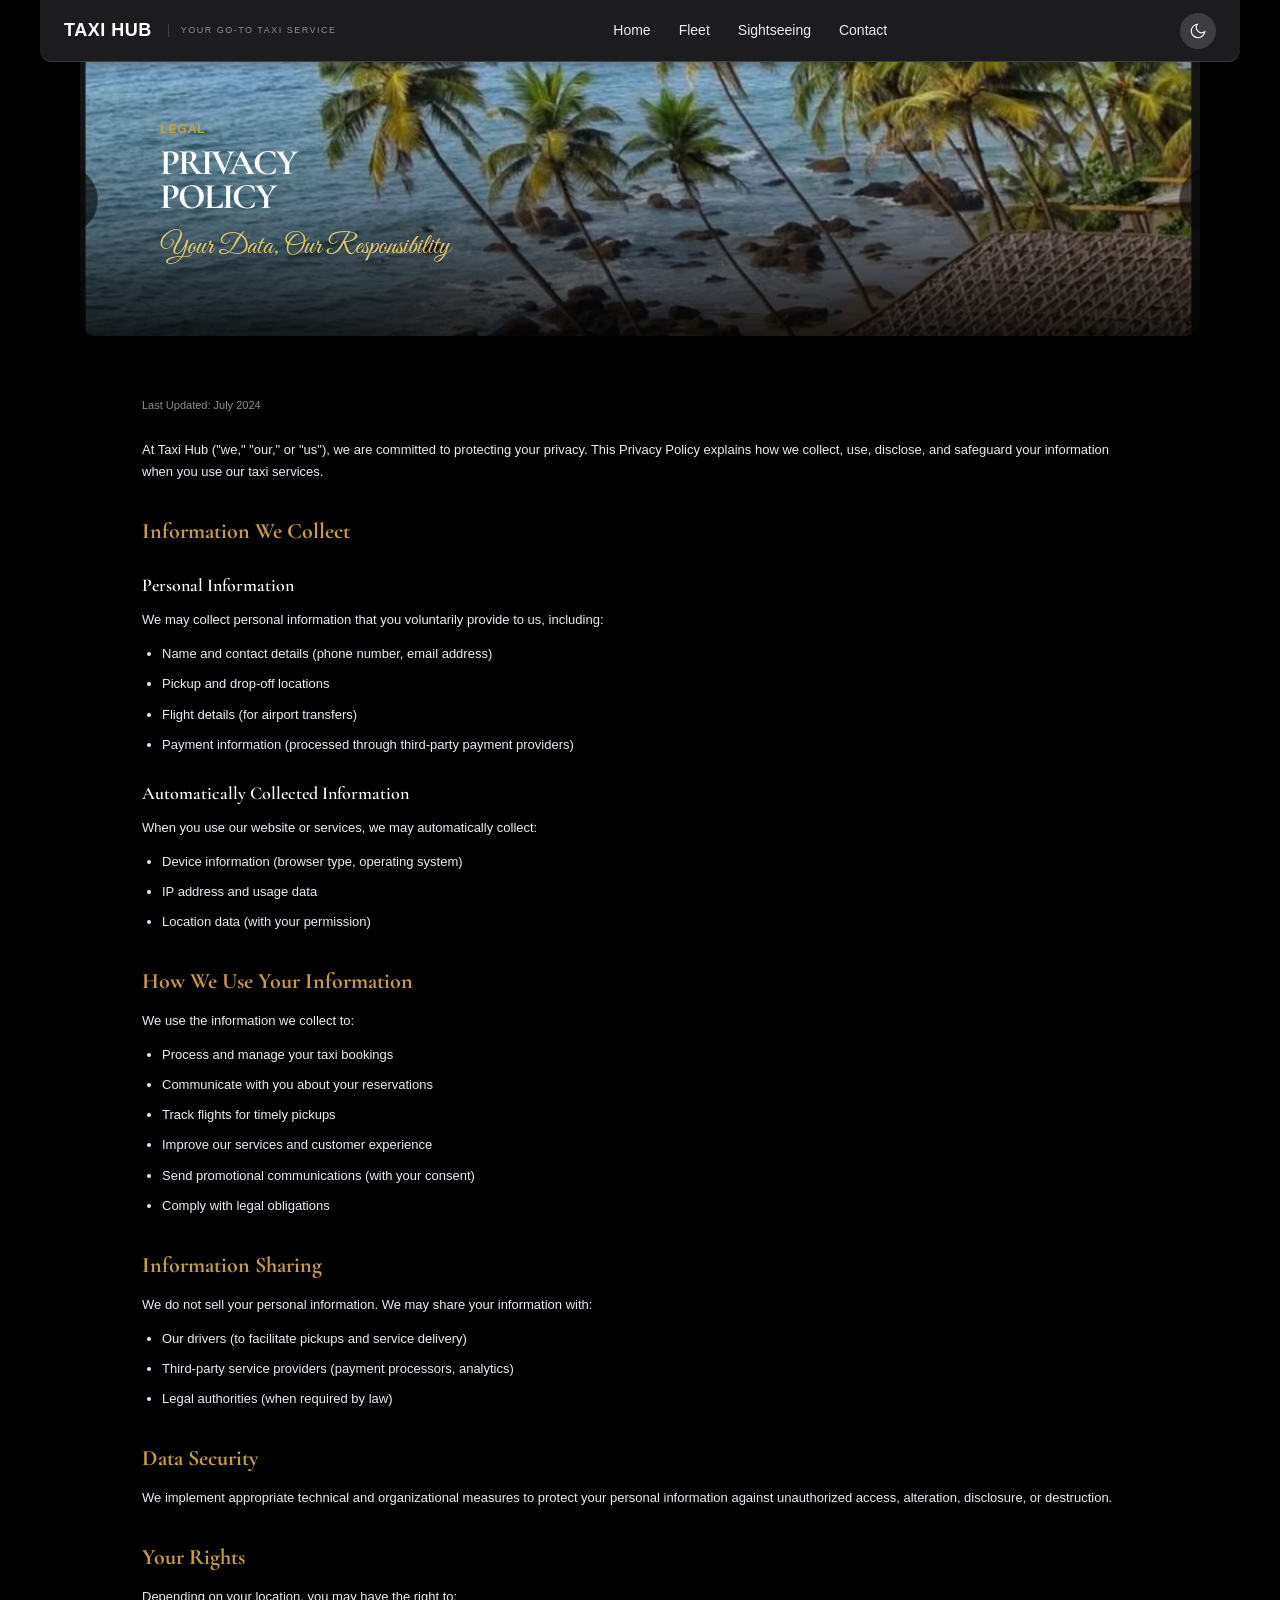
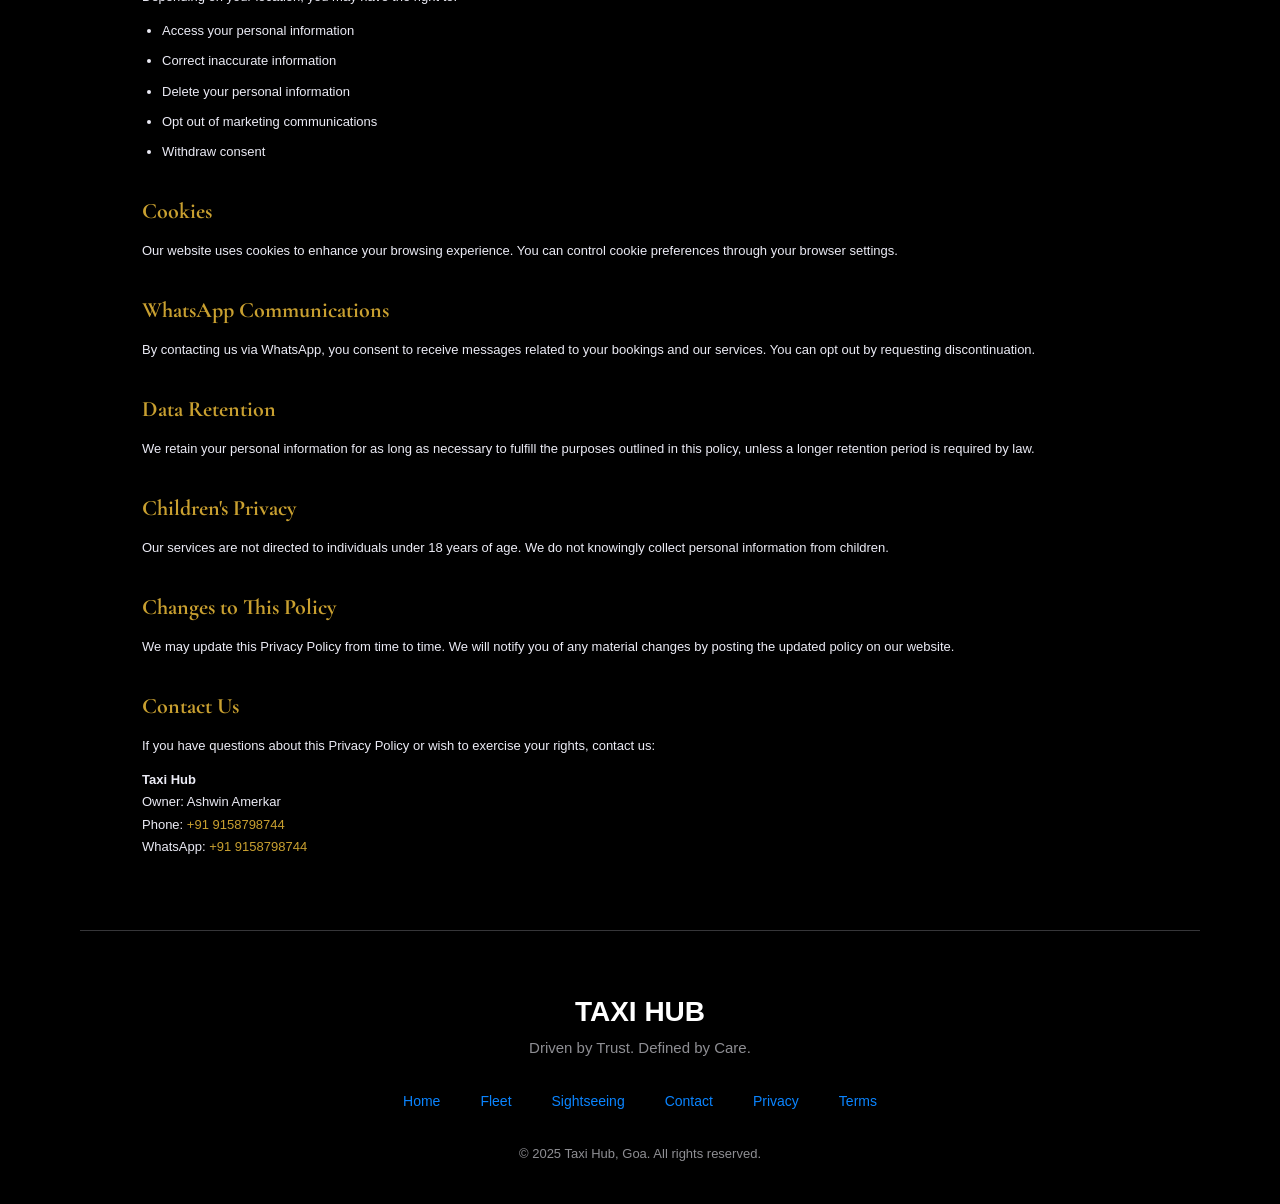
<file: privacy/index.html>
<!DOCTYPE html>
<html lang="en" data-theme="dark">
<head>
  <meta charset="UTF-8">
  <meta name="viewport" content="width=device-width, initial-scale=1.0">
  <meta name="description" content="Privacy Policy - Taxi Hub Goa. How we collect, use, and protect your personal information.">
  <title>Privacy Policy | Taxi Hub Goa</title>
  <link rel="icon" type="image/png" href="../favicon.png">
  <link rel="preconnect" href="https://fonts.googleapis.com">
  <link rel="preconnect" href="https://fonts.gstatic.com" crossorigin>
  <link href="https://fonts.googleapis.com/css2?family=Cormorant+Garamond:ital,wght@0,600;0,700;1,600&family=Montserrat:wght@300;400;500;600;700&family=Great+Vibes&display=swap" rel="stylesheet">
  <link rel="stylesheet" href="../css/styles.css">
  <style>
    .legal-content {
      padding: 0 22px;
    }
    .legal-content h2 {
      font-family: var(--font-display);
      font-size: 22px;
      font-weight: 700;
      color: var(--gold-primary);
      margin: 32px 0 12px;
    }
    .legal-content h3 {
      font-family: var(--font-display);
      font-size: 18px;
      font-weight: 600;
      color: var(--text-primary);
      margin: 24px 0 10px;
    }
    .legal-content p {
      font-size: 13px;
      color: var(--text-secondary);
      line-height: 1.7;
      margin-bottom: 12px;
    }
    .legal-content ul {
      margin: 12px 0 16px 20px;
    }
    .legal-content li {
      font-size: 13px;
      color: var(--text-secondary);
      line-height: 1.7;
      margin-bottom: 8px;
    }
    .legal-content .last-updated {
      font-size: 11px;
      color: var(--text-muted);
      margin-bottom: 24px;
    }
  </style>
</head>
<body>
<div class="shell">

  <!-- TOP NAVIGATION -->
  <header class="topnav">
    <a href="/" class="logo">
      <span class="logo-goa">TAXI HUB</span>
      <span class="logo-rides">YOUR GO-TO TAXI SERVICE</span>
    </a>
    <nav class="desktop-nav">
      <a href="/">Home</a>
      <a href="/fleet">Fleet</a>
      <a href="/sightseeing">Sightseeing</a>
      <a href="/contact">Contact</a>
    </nav>
    <button class="theme-toggle" onclick="ThemeManager.toggle()" aria-label="Toggle theme">
      <svg class="icon-sun" viewBox="0 0 24 24"><path d="M12 7a5 5 0 100 10 5 5 0 000-10zM12 1v2m0 18v2M4.22 4.22l1.42 1.42m12.72 12.72l1.42 1.42M1 12h2m18 0h2M4.22 19.78l1.42-1.42M18.36 5.64l1.42-1.42"/></svg>
      <svg class="icon-moon" viewBox="0 0 24 24"><path d="M21 12.79A9 9 0 1111.21 3 7 7 0 0021 12.79z"/></svg>
    </button>
  </header>

  <!-- HERO -->
  <section class="hero" style="min-height: 240px;">
    <div class="hero-bg" style="background-image: url('../ui/1.png');"></div>
    <div class="hero-content">
      <p class="tagline">Legal</p>
      <h1 class="hero-h1" style="font-size: 36px;">PRIVACY<br>POLICY</h1>
      <span class="hero-script" style="font-size: 28px;">Your Data, Our Responsibility</span>
    </div>
  </section>

  <!-- CONTENT -->
  <section class="section">
    <div class="legal-content">
      <p class="last-updated">Last Updated: July 2024</p>

      <p>At Taxi Hub ("we," "our," or "us"), we are committed to protecting your privacy. This Privacy Policy explains how we collect, use, disclose, and safeguard your information when you use our taxi services.</p>

      <h2>Information We Collect</h2>

      <h3>Personal Information</h3>
      <p>We may collect personal information that you voluntarily provide to us, including:</p>
      <ul>
        <li>Name and contact details (phone number, email address)</li>
        <li>Pickup and drop-off locations</li>
        <li>Flight details (for airport transfers)</li>
        <li>Payment information (processed through third-party payment providers)</li>
      </ul>

      <h3>Automatically Collected Information</h3>
      <p>When you use our website or services, we may automatically collect:</p>
      <ul>
        <li>Device information (browser type, operating system)</li>
        <li>IP address and usage data</li>
        <li>Location data (with your permission)</li>
      </ul>

      <h2>How We Use Your Information</h2>
      <p>We use the information we collect to:</p>
      <ul>
        <li>Process and manage your taxi bookings</li>
        <li>Communicate with you about your reservations</li>
        <li>Track flights for timely pickups</li>
        <li>Improve our services and customer experience</li>
        <li>Send promotional communications (with your consent)</li>
        <li>Comply with legal obligations</li>
      </ul>

      <h2>Information Sharing</h2>
      <p>We do not sell your personal information. We may share your information with:</p>
      <ul>
        <li>Our drivers (to facilitate pickups and service delivery)</li>
        <li>Third-party service providers (payment processors, analytics)</li>
        <li>Legal authorities (when required by law)</li>
      </ul>

      <h2>Data Security</h2>
      <p>We implement appropriate technical and organizational measures to protect your personal information against unauthorized access, alteration, disclosure, or destruction.</p>

      <h2>Your Rights</h2>
      <p>Depending on your location, you may have the right to:</p>
      <ul>
        <li>Access your personal information</li>
        <li>Correct inaccurate information</li>
        <li>Delete your personal information</li>
        <li>Opt out of marketing communications</li>
        <li>Withdraw consent</li>
      </ul>

      <h2>Cookies</h2>
      <p>Our website uses cookies to enhance your browsing experience. You can control cookie preferences through your browser settings.</p>

      <h2>WhatsApp Communications</h2>
      <p>By contacting us via WhatsApp, you consent to receive messages related to your bookings and our services. You can opt out by requesting discontinuation.</p>

      <h2>Data Retention</h2>
      <p>We retain your personal information for as long as necessary to fulfill the purposes outlined in this policy, unless a longer retention period is required by law.</p>

      <h2>Children's Privacy</h2>
      <p>Our services are not directed to individuals under 18 years of age. We do not knowingly collect personal information from children.</p>

      <h2>Changes to This Policy</h2>
      <p>We may update this Privacy Policy from time to time. We will notify you of any material changes by posting the updated policy on our website.</p>

      <h2>Contact Us</h2>
      <p>If you have questions about this Privacy Policy or wish to exercise your rights, contact us:</p>
      <p><strong>Taxi Hub</strong><br>
      Owner: Ashwin Amerkar<br>
      Phone: <a href="tel:+919158798744" style="color: var(--gold-primary);">+91 9158798744</a><br>
      WhatsApp: <a href="https://wa.me/919158798744" target="_blank" rel="noopener noreferrer" style="color: var(--gold-primary);">+91 9158798744</a></p>
    </div>
  </section>

  <!-- FOOTER -->
  <footer class="footer">
    <p class="footer-logo">TAXI HUB</p>
    <p class="footer-tagline">Driven by Trust. Defined by Care.</p>
    <div class="footer-links">
      <a href="/" class="footer-link">Home</a>
      <a href="/fleet" class="footer-link">Fleet</a>
      <a href="/sightseeing" class="footer-link">Sightseeing</a>
      <a href="/contact" class="footer-link">Contact</a>
      <a href="/privacy" class="footer-link">Privacy</a>
      <a href="/terms" class="footer-link">Terms</a>
    </div>
    <p class="footer-copy">© 2025 Taxi Hub, Goa. All rights reserved.</p>
  </footer>

  <div class="footer-spacer"></div>

  <!-- BOTTOM NAVIGATION -->
  <nav class="bottom-nav glass-bottom-nav">
    <a href="/" class="nav-item">
      <svg viewBox="0 0 24 24"><path d="M10 20v-6h4v6h5v-8h3L12 3 2 12h3v8z"/></svg>
      <span>Home</span>
    </a>
    <a href="/fleet" class="nav-item">
      <svg viewBox="0 0 24 24"><path d="M18.92 6.01C18.72 5.42 18.16 5 17.5 5h-11c-.66 0-1.21.42-1.42 1.01L3 12v8c0 .55.45 1 1 1h1c.55 0 1-.45 1-1v-1h12v1c0 .55.45 1 1 1h1c.55 0 1-.45 1-1v-8l-2.08-5.99zM6.5 16c-.83 0-1.5-.67-1.5-1.5S5.67 13 6.5 13s1.5.67 1.5 1.5S7.33 16 6.5 16zm11 0c-.83 0-1.5-.67-1.5-1.5s.67-1.5 1.5-1.5 1.5.67 1.5 1.5-.67 1.5-1.5 1.5zM5 11l1.5-4.5h11L19 11H5z"/></svg>
      <span>Fleet</span>
    </a>
    <a href="/sightseeing" class="nav-item">
      <svg viewBox="0 0 24 24"><path d="M12 2C8.13 2 5 5.13 5 9c0 5.25 7 13 7 13s7-7.75 7-13c0-3.87-3.13-7-7-7zm0 9.5c-1.38 0-2.5-1.12-2.5-2.5s1.12-2.5 2.5-2.5 2.5 1.12 2.5 2.5-1.12 2.5-2.5 2.5z"/></svg>
      <span>Sightsee</span>
    </a>
    <a href="/contact" class="nav-item">
      <svg viewBox="0 0 24 24"><path d="M6.62 10.79c1.44 2.83 3.76 5.14 6.59 6.59l2.2-2.2c.27-.27.67-.36 1.02-.24 1.12.37 2.33.57 3.57.57.55 0 1 .45 1 1V20c0 .55-.45 1-1 1-9.39 0-17-7.61-17-17 0-.55.45-1 1-1h3.5c.55 0 1 .45 1 1 0 1.25.2 2.45.57 3.57.11.35.03.74-.25 1.02l-2.2 2.2z"/></svg>
      <span>Contact</span>
    </a>
  </nav>

</div>
<script src="../js/main.js"></script>
</body>
</html>
</file>
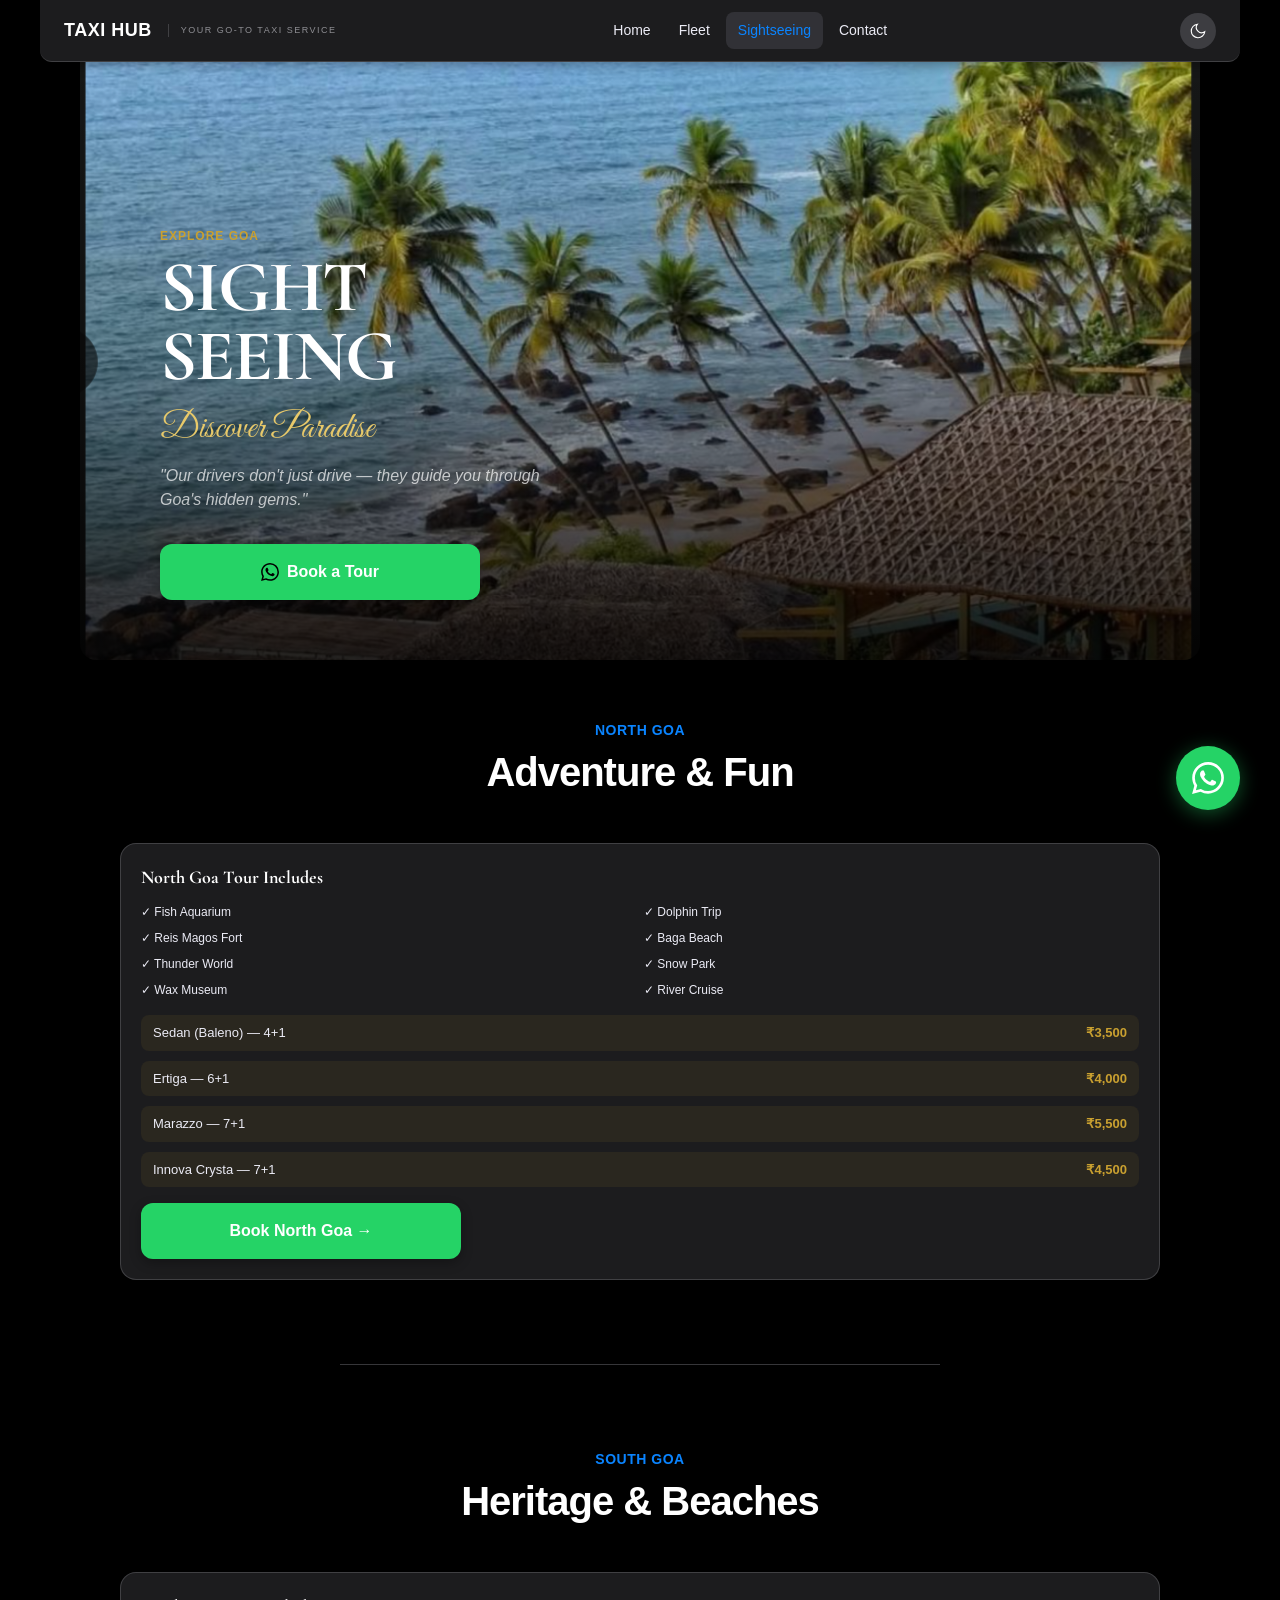
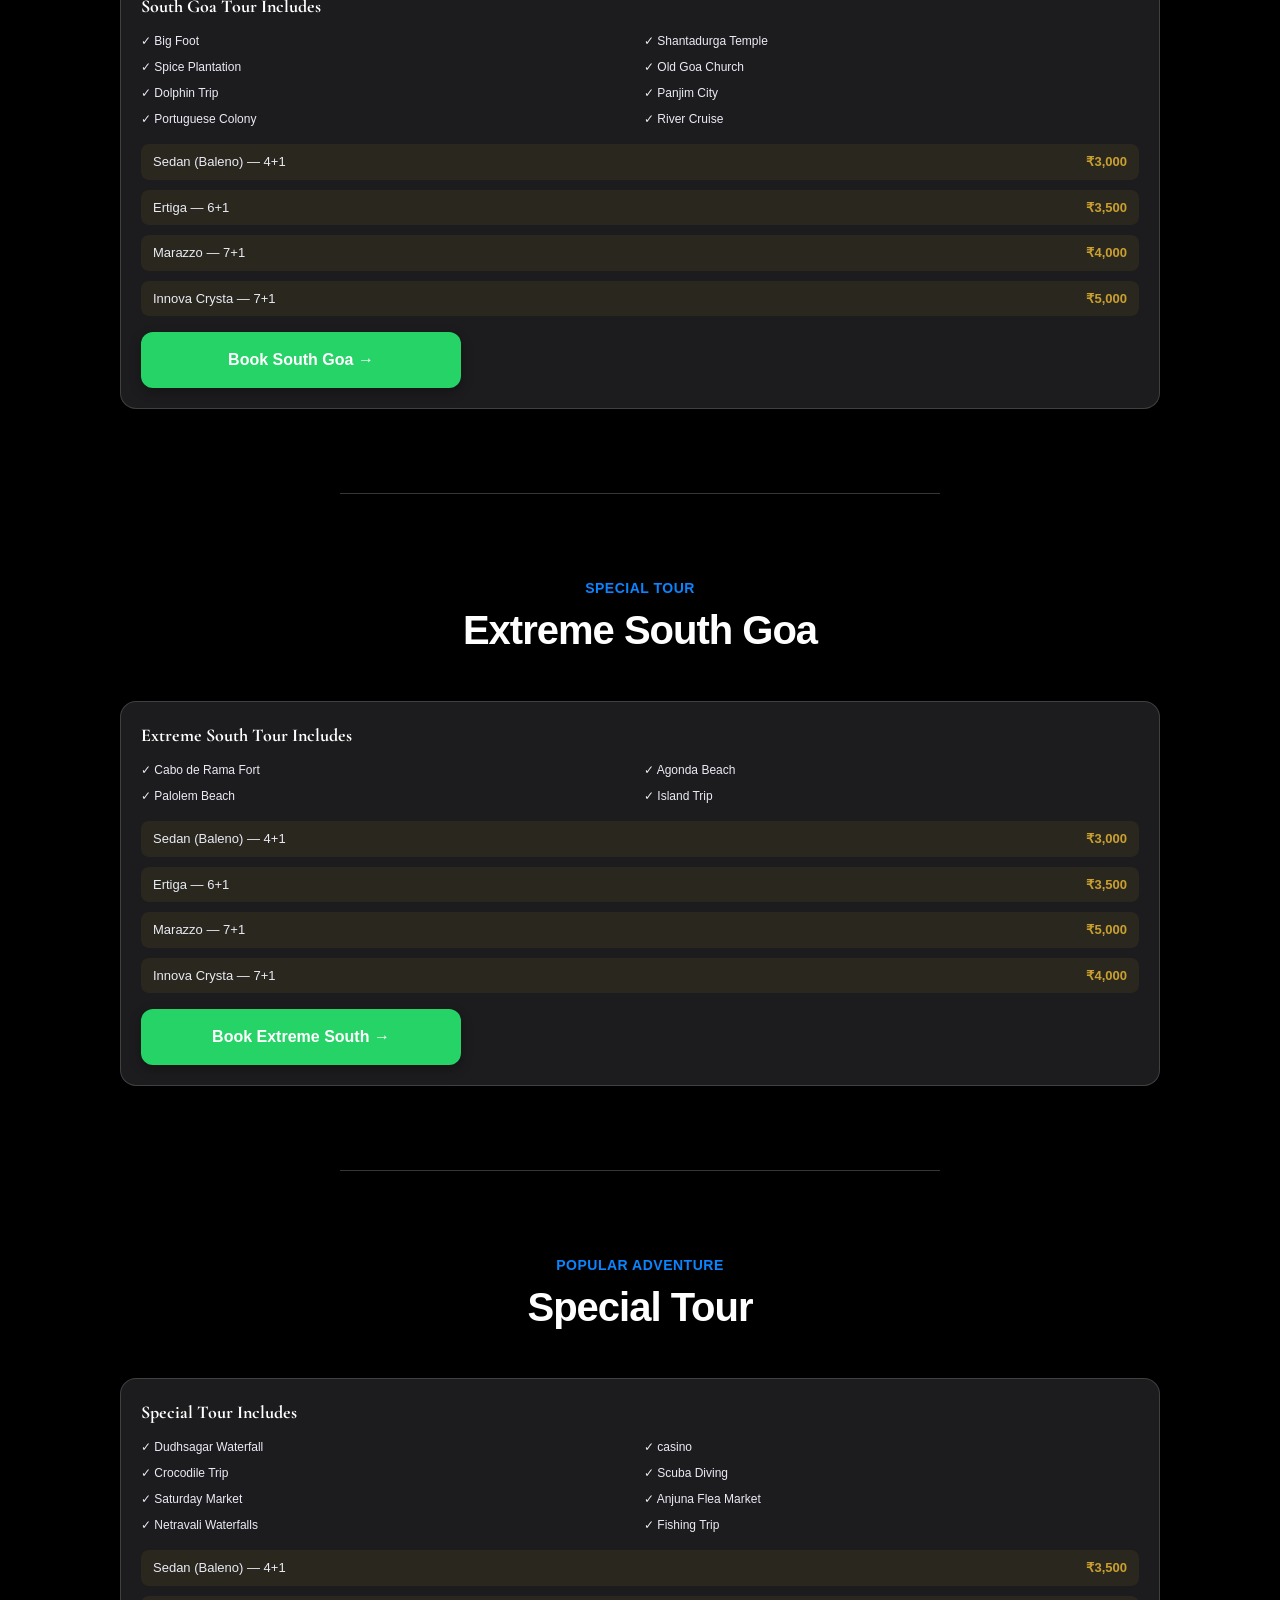
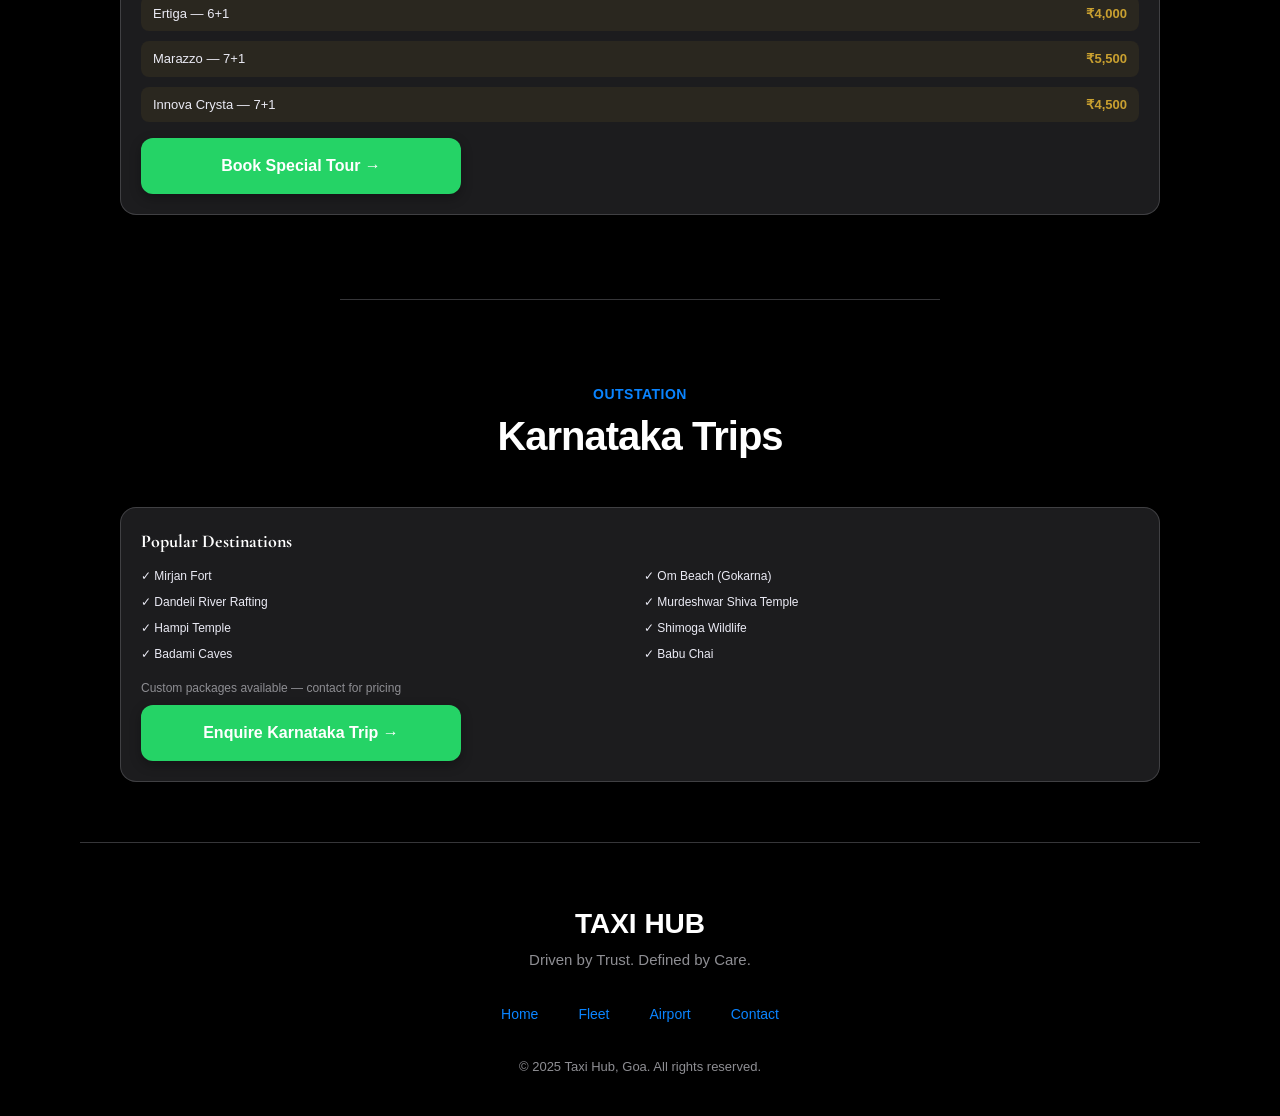
<file: sightseeing/index.html>
<!DOCTYPE html>
<html lang="en" data-theme="dark">
<head>
  <meta charset="UTF-8">
  <meta name="viewport" content="width=device-width, initial-scale=1.0">
  <meta name="description" content="Taxi Hub sightseeing tours - Explore North Goa, South Goa, Extreme South and Karnataka trips with our professional drivers.">
  <title>Sightseeing Tours | Taxi Hub Goa</title>
  <link rel="icon" type="image/png" href="../favicon.png">
  <link rel="preconnect" href="https://fonts.googleapis.com">
  <link rel="preconnect" href="https://fonts.gstatic.com" crossorigin>
  <link href="https://fonts.googleapis.com/css2?family=Cormorant+Garamond:ital,wght@0,600;0,700;1,600&family=Montserrat:wght@300;400;500;600;700&family=Great+Vibes&display=swap" rel="stylesheet">
  <link rel="stylesheet" href="../css/styles.css">
</head>
<body>
<div class="shell">

  <!-- TOP NAVIGATION -->
  <header class="topnav">
    <a href="/" class="logo">
      <span class="logo-goa">TAXI HUB</span>
      <span class="logo-rides">YOUR GO-TO TAXI SERVICE</span>
    </a>
    <nav class="desktop-nav">
      <a href="/">Home</a>
      <a href="/fleet">Fleet</a>
      <a href="/sightseeing" class="active">Sightseeing</a>
      <a href="/contact">Contact</a>
    </nav>
    <button class="theme-toggle" onclick="ThemeManager.toggle()" aria-label="Toggle theme">
      <svg class="icon-sun" viewBox="0 0 24 24"><path d="M12 7a5 5 0 100 10 5 5 0 000-10zM12 1v2m0 18v2M4.22 4.22l1.42 1.42m12.72 12.72l1.42 1.42M1 12h2m18 0h2M4.22 19.78l1.42-1.42M18.36 5.64l1.42-1.42"/></svg>
      <svg class="icon-moon" viewBox="0 0 24 24"><path d="M21 12.79A9 9 0 1111.21 3 7 7 0 0021 12.79z"/></svg>
    </button>
  </header>

  <!-- HERO -->
  <section class="hero">
    <div class="hero-bg" style="background-image: url('../ui/1.png');"></div>
    <div class="hero-content">
      <p class="tagline">Explore Goa</p>
      <h1 class="hero-h1">SIGHT<br>SEEING</h1>
      <span class="hero-script">Discover Paradise</span>
      <p class="hero-quote">"Our drivers don't just drive — they guide you through Goa's hidden gems."</p>
      <div class="hero-cta">
        <a href="https://wa.me/919158798744?text=Hi%2C%20I%27m%20interested%20in%20your%20sightseeing%20tours." class="btn btn-whatsapp" target="_blank" rel="noopener noreferrer">
          <svg viewBox="0 0 24 24"><path d="M17.472 14.382c-.297-.149-1.758-.867-2.03-.967-.273-.099-.471-.148-.67.15-.197.297-.767.966-.94 1.164-.173.199-.347.223-.644.075-.297-.15-1.255-.463-2.39-1.475-.883-.788-1.48-1.761-1.653-2.059-.173-.297-.018-.458.13-.606.134-.133.298-.347.446-.52.149-.174.198-.298.298-.497.099-.198.05-.371-.025-.52-.075-.149-.669-1.612-.916-2.207-.242-.579-.487-.5-.669-.51-.173-.008-.371-.01-.57-.01-.198 0-.52.074-.792.372-.272.297-1.04 1.016-1.04 2.479 0 1.462 1.065 2.875 1.213 3.074.149.198 2.096 3.2 5.077 4.487.709.306 1.262.489 1.694.625.712.227 1.36.195 1.871.118.571-.085 1.758-.719 2.006-1.413.248-.694.248-1.289.173-1.413-.074-.124-.272-.198-.57-.347m-5.421 7.403h-.004a9.87 9.87 0 01-5.031-1.378l-.361-.214-3.741.982.998-3.648-.235-.374a9.86 9.86 0 01-1.51-5.26c.001-5.45 4.436-9.884 9.888-9.884 2.64 0 5.122 1.03 6.988 2.898a9.825 9.825 0 012.893 6.994c-.003 5.45-4.437 9.884-9.885 9.884m8.413-18.297A11.815 11.815 0 0012.05 0C5.495 0 .16 5.335.157 11.892c0 2.096.547 4.142 1.588 5.945L.057 24l6.305-1.654a11.882 11.882 0 005.683 1.448h.005c6.554 0 11.89-5.335 11.893-11.893a11.821 11.821 0 00-3.48-8.413z"/></svg>
          Book a Tour
        </a>
      </div>
    </div>
  </section>

  <!-- NORTH GOA -->
  <section class="section">
    <div class="section-header">
      <p class="section-label">North Goa</p>
      <h2 class="section-title">Adventure & Fun</h2>
    </div>

    <div class="glass-card" style="padding: 20px;">
      <h4 style="font-family: var(--font-display); font-size: 18px; margin-bottom: 12px;">North Goa Tour Includes</h4>
      <div style="display: grid; grid-template-columns: 1fr 1fr; gap: 8px; font-size: 12px; color: var(--text-secondary); margin-bottom: 16px;">
        <span>✓ Fish Aquarium</span>
        <span>✓ Dolphin Trip</span>
        <span>✓ Reis Magos Fort</span>
        <span>✓ Baga Beach</span>
        <span>✓ Thunder World</span>
        <span>✓ Snow Park</span>
        <span>✓ Wax Museum</span>
        <span>✓ River Cruise</span>
      </div>
      <div style="display: grid; gap: 10px; font-size: 13px; color: var(--text-secondary);">
        <div class="flex justify-between items-center" style="padding: 8px 12px; background: rgba(201, 160, 48, 0.08); border-radius: 8px;">
          <span>Sedan (Baleno) — 4+1</span>
          <span style="font-weight: 600; color: var(--gold-primary);">₹3,500</span>
        </div>
        <div class="flex justify-between items-center" style="padding: 8px 12px; background: rgba(201, 160, 48, 0.08); border-radius: 8px;">
          <span>Ertiga — 6+1</span>
          <span style="font-weight: 600; color: var(--gold-primary);">₹4,000</span>
        </div>
        <div class="flex justify-between items-center" style="padding: 8px 12px; background: rgba(201, 160, 48, 0.08); border-radius: 8px;">
          <span>Marazzo — 7+1</span>
          <span style="font-weight: 600; color: var(--gold-primary);">₹5,500</span>
        </div>
        <div class="flex justify-between items-center" style="padding: 8px 12px; background: rgba(201, 160, 48, 0.08); border-radius: 8px;">
          <span>Innova Crysta — 7+1</span>
          <span style="font-weight: 600; color: var(--gold-primary);">₹4,500</span>
        </div>
      </div>
      <a href="https://wa.me/919158798744?text=Hi%2C%20I%20want%20to%20book%20North%20Goa%20tour." class="btn btn-whatsapp btn-full" style="margin-top: 16px;" target="_blank" rel="noopener noreferrer">
        Book North Goa →
      </a>
    </div>
  </section>

  <div class="divider"></div>

  <!-- SOUTH GOA -->
  <section class="section">
    <div class="section-header">
      <p class="section-label">South Goa</p>
      <h2 class="section-title">Heritage & Beaches</h2>
    </div>

    <div class="glass-card" style="padding: 20px;">
      <h4 style="font-family: var(--font-display); font-size: 18px; margin-bottom: 12px;">South Goa Tour Includes</h4>
      <div style="display: grid; grid-template-columns: 1fr 1fr; gap: 8px; font-size: 12px; color: var(--text-secondary); margin-bottom: 16px;">
        <span>✓ Big Foot</span>
        <span>✓ Shantadurga Temple</span>
        <span>✓ Spice Plantation</span>
        <span>✓ Old Goa Church</span>
        <span>✓ Dolphin Trip</span>
        <span>✓ Panjim City</span>
        <span>✓ Portuguese Colony</span>
        <span>✓ River Cruise</span>
      </div>
      <div style="display: grid; gap: 10px; font-size: 13px; color: var(--text-secondary);">
        <div class="flex justify-between items-center" style="padding: 8px 12px; background: rgba(201, 160, 48, 0.08); border-radius: 8px;">
          <span>Sedan (Baleno) — 4+1</span>
          <span style="font-weight: 600; color: var(--gold-primary);">₹3,000</span>
        </div>
        <div class="flex justify-between items-center" style="padding: 8px 12px; background: rgba(201, 160, 48, 0.08); border-radius: 8px;">
          <span>Ertiga — 6+1</span>
          <span style="font-weight: 600; color: var(--gold-primary);">₹3,500</span>
        </div>
        <div class="flex justify-between items-center" style="padding: 8px 12px; background: rgba(201, 160, 48, 0.08); border-radius: 8px;">
          <span>Marazzo — 7+1</span>
          <span style="font-weight: 600; color: var(--gold-primary);">₹4,000</span>
        </div>
        <div class="flex justify-between items-center" style="padding: 8px 12px; background: rgba(201, 160, 48, 0.08); border-radius: 8px;">
          <span>Innova Crysta — 7+1</span>
          <span style="font-weight: 600; color: var(--gold-primary);">₹5,000</span>
        </div>
      </div>
      <a href="https://wa.me/919158798744?text=Hi%2C%20I%20want%20to%20book%20South%20Goa%20tour." class="btn btn-whatsapp btn-full" style="margin-top: 16px;" target="_blank" rel="noopener noreferrer">
        Book South Goa →
      </a>
    </div>
  </section>

  <div class="divider"></div>

  <!-- EXTREME SOUTH -->
  <section class="section">
    <div class="section-header">
      <p class="section-label">Special Tour</p>
      <h2 class="section-title">Extreme South Goa</h2>
    </div>

    <div class="glass-card" style="padding: 20px;">
      <h4 style="font-family: var(--font-display); font-size: 18px; margin-bottom: 12px;">Extreme South Tour Includes</h4>
      <div style="display: grid; grid-template-columns: 1fr 1fr; gap: 8px; font-size: 12px; color: var(--text-secondary); margin-bottom: 16px;">
        <span>✓ Cabo de Rama Fort</span>
        <span>✓ Agonda Beach</span>
        <span>✓ Palolem Beach</span>
        <span>✓ Island Trip</span>
      </div>
      <div style="display: grid; gap: 10px; font-size: 13px; color: var(--text-secondary);">
        <div class="flex justify-between items-center" style="padding: 8px 12px; background: rgba(201, 160, 48, 0.08); border-radius: 8px;">
          <span>Sedan (Baleno) — 4+1</span>
          <span style="font-weight: 600; color: var(--gold-primary);">₹3,000</span>
        </div>
        <div class="flex justify-between items-center" style="padding: 8px 12px; background: rgba(201, 160, 48, 0.08); border-radius: 8px;">
          <span>Ertiga — 6+1</span>
          <span style="font-weight: 600; color: var(--gold-primary);">₹3,500</span>
        </div>
        <div class="flex justify-between items-center" style="padding: 8px 12px; background: rgba(201, 160, 48, 0.08); border-radius: 8px;">
          <span>Marazzo — 7+1</span>
          <span style="font-weight: 600; color: var(--gold-primary);">₹5,000</span>
        </div>
        <div class="flex justify-between items-center" style="padding: 8px 12px; background: rgba(201, 160, 48, 0.08); border-radius: 8px;">
          <span>Innova Crysta — 7+1</span>
          <span style="font-weight: 600; color: var(--gold-primary);">₹4,000</span>
        </div>
      </div>
      <a href="https://wa.me/919158798744?text=Hi%2C%20I%20want%20to%20book%20Extreme%20South%20Goa%20tour." class="btn btn-whatsapp btn-full" style="margin-top: 16px;" target="_blank" rel="noopener noreferrer">
        Book Extreme South →
      </a>
    </div>
  </section>

  <div class="divider"></div>

  <!-- SPECIAL TOUR -->
  <section class="section">
    <div class="section-header">
      <p class="section-label">Popular Adventure</p>
      <h2 class="section-title">Special Tour</h2>
    </div>

    <div class="glass-card" style="padding: 20px;">
      <h4 style="font-family: var(--font-display); font-size: 18px; margin-bottom: 12px;">Special Tour Includes</h4>
      <div style="display: grid; grid-template-columns: 1fr 1fr; gap: 8px; font-size: 12px; color: var(--text-secondary); margin-bottom: 16px;">
        <span>✓ Dudhsagar Waterfall</span>
        <span>✓ casino</span>
        <span>✓ Crocodile Trip</span>
        <span>✓ Scuba Diving</span>
        <span>✓ Saturday Market</span>
        <span>✓ Anjuna Flea Market</span>
        <span>✓ Netravali Waterfalls</span>
        <span>✓ Fishing Trip</span>
      </div>
      <div style="display: grid; gap: 10px; font-size: 13px; color: var(--text-secondary);">
        <div class="flex justify-between items-center" style="padding: 8px 12px; background: rgba(201, 160, 48, 0.08); border-radius: 8px;">
          <span>Sedan (Baleno) — 4+1</span>
          <span style="font-weight: 600; color: var(--gold-primary);">₹3,500</span>
        </div>
        <div class="flex justify-between items-center" style="padding: 8px 12px; background: rgba(201, 160, 48, 0.08); border-radius: 8px;">
          <span>Ertiga — 6+1</span>
          <span style="font-weight: 600; color: var(--gold-primary);">₹4,000</span>
        </div>
        <div class="flex justify-between items-center" style="padding: 8px 12px; background: rgba(201, 160, 48, 0.08); border-radius: 8px;">
          <span>Marazzo — 7+1</span>
          <span style="font-weight: 600; color: var(--gold-primary);">₹5,500</span>
        </div>
        <div class="flex justify-between items-center" style="padding: 8px 12px; background: rgba(201, 160, 48, 0.08); border-radius: 8px;">
          <span>Innova Crysta — 7+1</span>
          <span style="font-weight: 600; color: var(--gold-primary);">₹4,500</span>
        </div>
      </div>
      <a href="https://wa.me/919158798744?text=Hi%2C%20I%20want%20to%20book%20Special%20Tour." class="btn btn-whatsapp btn-full" style="margin-top: 16px;" target="_blank" rel="noopener noreferrer">
        Book Special Tour →
      </a>
    </div>
  </section>

  <div class="divider"></div>

  <!-- KARNATAKA TRIPS -->
  <section class="section">
    <div class="section-header">
      <p class="section-label">Outstation</p>
      <h2 class="section-title">Karnataka Trips</h2>
    </div>

    <div class="glass-card" style="padding: 20px;">
      <h4 style="font-family: var(--font-display); font-size: 18px; margin-bottom: 12px;">Popular Destinations</h4>
      <div style="display: grid; grid-template-columns: 1fr 1fr; gap: 8px; font-size: 12px; color: var(--text-secondary); margin-bottom: 16px;">
        <span>✓ Mirjan Fort</span>
        <span>✓ Om Beach (Gokarna)</span>
        <span>✓ Dandeli River Rafting</span>
        <span>✓ Murdeshwar Shiva Temple</span>
        <span>✓ Hampi Temple</span>
        <span>✓ Shimoga Wildlife</span>
        <span>✓ Badami Caves</span>
        <span>✓ Babu Chai</span>
      </div>
      <p style="font-size: 12px; color: var(--text-muted); margin-bottom: 8px;">Custom packages available — contact for pricing</p>
      <a href="https://wa.me/919158798744?text=Hi%2C%20I%20want%20to%20inquire%20about%20Karnataka%20Trips." class="btn btn-whatsapp btn-full" target="_blank" rel="noopener noreferrer">
        Enquire Karnataka Trip →
      </a>
    </div>
  </section>

  <!-- FOOTER -->
  <footer class="footer">
    <p class="footer-logo">TAXI HUB</p>
    <p class="footer-tagline">Driven by Trust. Defined by Care.</p>
    <div class="footer-links">
      <a href="/" class="footer-link">Home</a>
      <a href="/fleet" class="footer-link">Fleet</a>
      <a href="/airport" class="footer-link">Airport</a>
      <a href="/contact" class="footer-link">Contact</a>
    </div>
    <p class="footer-copy">© 2025 Taxi Hub, Goa. All rights reserved.</p>
  </footer>

  <div class="footer-spacer"></div>

  <!-- BOTTOM NAVIGATION -->
  <nav class="bottom-nav glass-bottom-nav">
    <a href="/" class="nav-item">
      <svg viewBox="0 0 24 24"><path d="M10 20v-6h4v6h5v-8h3L12 3 2 12h3v8z"/></svg>
      <span>Home</span>
    </a>
    <a href="/fleet" class="nav-item">
      <svg viewBox="0 0 24 24"><path d="M18.92 6.01C18.72 5.42 18.16 5 17.5 5h-11c-.66 0-1.21.42-1.42 1.01L3 12v8c0 .55.45 1 1 1h1c.55 0 1-.45 1-1v-1h12v1c0 .55.45 1 1 1h1c.55 0 1-.45 1-1v-8l-2.08-5.99zM6.5 16c-.83 0-1.5-.67-1.5-1.5S5.67 13 6.5 13s1.5.67 1.5 1.5S7.33 16 6.5 16zm11 0c-.83 0-1.5-.67-1.5-1.5s.67-1.5 1.5-1.5 1.5.67 1.5 1.5-.67 1.5-1.5 1.5zM5 11l1.5-4.5h11L19 11H5z"/></svg>
      <span>Fleet</span>
    </a>
    <a href="/sightseeing" class="nav-item active">
      <svg viewBox="0 0 24 24"><path d="M12 2C8.13 2 5 5.13 5 9c0 5.25 7 13 7 13s7-7.75 7-13c0-3.87-3.13-7-7-7zm0 9.5c-1.38 0-2.5-1.12-2.5-2.5s1.12-2.5 2.5-2.5 2.5 1.12 2.5 2.5-1.12 2.5-2.5 2.5z"/></svg>
      <span>Sightsee</span>
    </a>
    <a href="/contact" class="nav-item">
      <svg viewBox="0 0 24 24"><path d="M6.62 10.79c1.44 2.83 3.76 5.14 6.59 6.59l2.2-2.2c.27-.27.67-.36 1.02-.24 1.12.37 2.33.57 3.57.57.55 0 1 .45 1 1V20c0 .55-.45 1-1 1-9.39 0-17-7.61-17-17 0-.55.45-1 1-1h3.5c.55 0 1 .45 1 1 0 1.25.2 2.45.57 3.57.11.35.03.74-.25 1.02l-2.2 2.2z"/></svg>
      <span>Contact</span>
    </a>
  </nav>

  <!-- FLOATING WHATSAPP -->
  <a href="https://wa.me/919158798744?text=Hi%2C%20I%27m%20interested%20in%20your%20sightseeing%20tours." class="glass-fab" target="_blank" rel="noopener noreferrer" style="bottom: 90px;" aria-label="Chat on WhatsApp">
    <svg viewBox="0 0 24 24"><path d="M17.472 14.382c-.297-.149-1.758-.867-2.03-.967-.273-.099-.471-.148-.67.15-.197.297-.767.966-.94 1.164-.173.199-.347.223-.644.075-.297-.15-1.255-.463-2.39-1.475-.883-.788-1.48-1.761-1.653-2.059-.173-.297-.018-.458.13-.606.134-.133.298-.347.446-.52.149-.174.198-.298.298-.497.099-.198.05-.371-.025-.52-.075-.149-.669-1.612-.916-2.207-.242-.579-.487-.5-.669-.51-.173-.008-.371-.01-.57-.01-.198 0-.52.074-.792.372-.272.297-1.04 1.016-1.04 2.479 0 1.462 1.065 2.875 1.213 3.074.149.198 2.096 3.2 5.077 4.487.709.306 1.262.489 1.694.625.712.227 1.36.195 1.871.118.571-.085 1.758-.719 2.006-1.413.248-.694.248-1.289.173-1.413-.074-.124-.272-.198-.57-.347m-5.421 7.403h-.004a9.87 9.87 0 01-5.031-1.378l-.361-.214-3.741.982.998-3.648-.235-.374a9.86 9.86 0 01-1.51-5.26c.001-5.45 4.436-9.884 9.888-9.884 2.64 0 5.122 1.03 6.988 2.898a9.825 9.825 0 012.893 6.994c-.003 5.45-4.437 9.884-9.885 9.884m8.413-18.297A11.815 11.815 0 0012.05 0C5.495 0 .16 5.335.157 11.892c0 2.096.547 4.142 1.588 5.945L.057 24l6.305-1.654a11.882 11.882 0 005.683 1.448h.005c6.554 0 11.89-5.335 11.893-11.893a11.821 11.821 0 00-3.48-8.413z"/></svg>
  </a>

</div>
<script src="../js/main.js"></script>
</body>
</html>
</file>
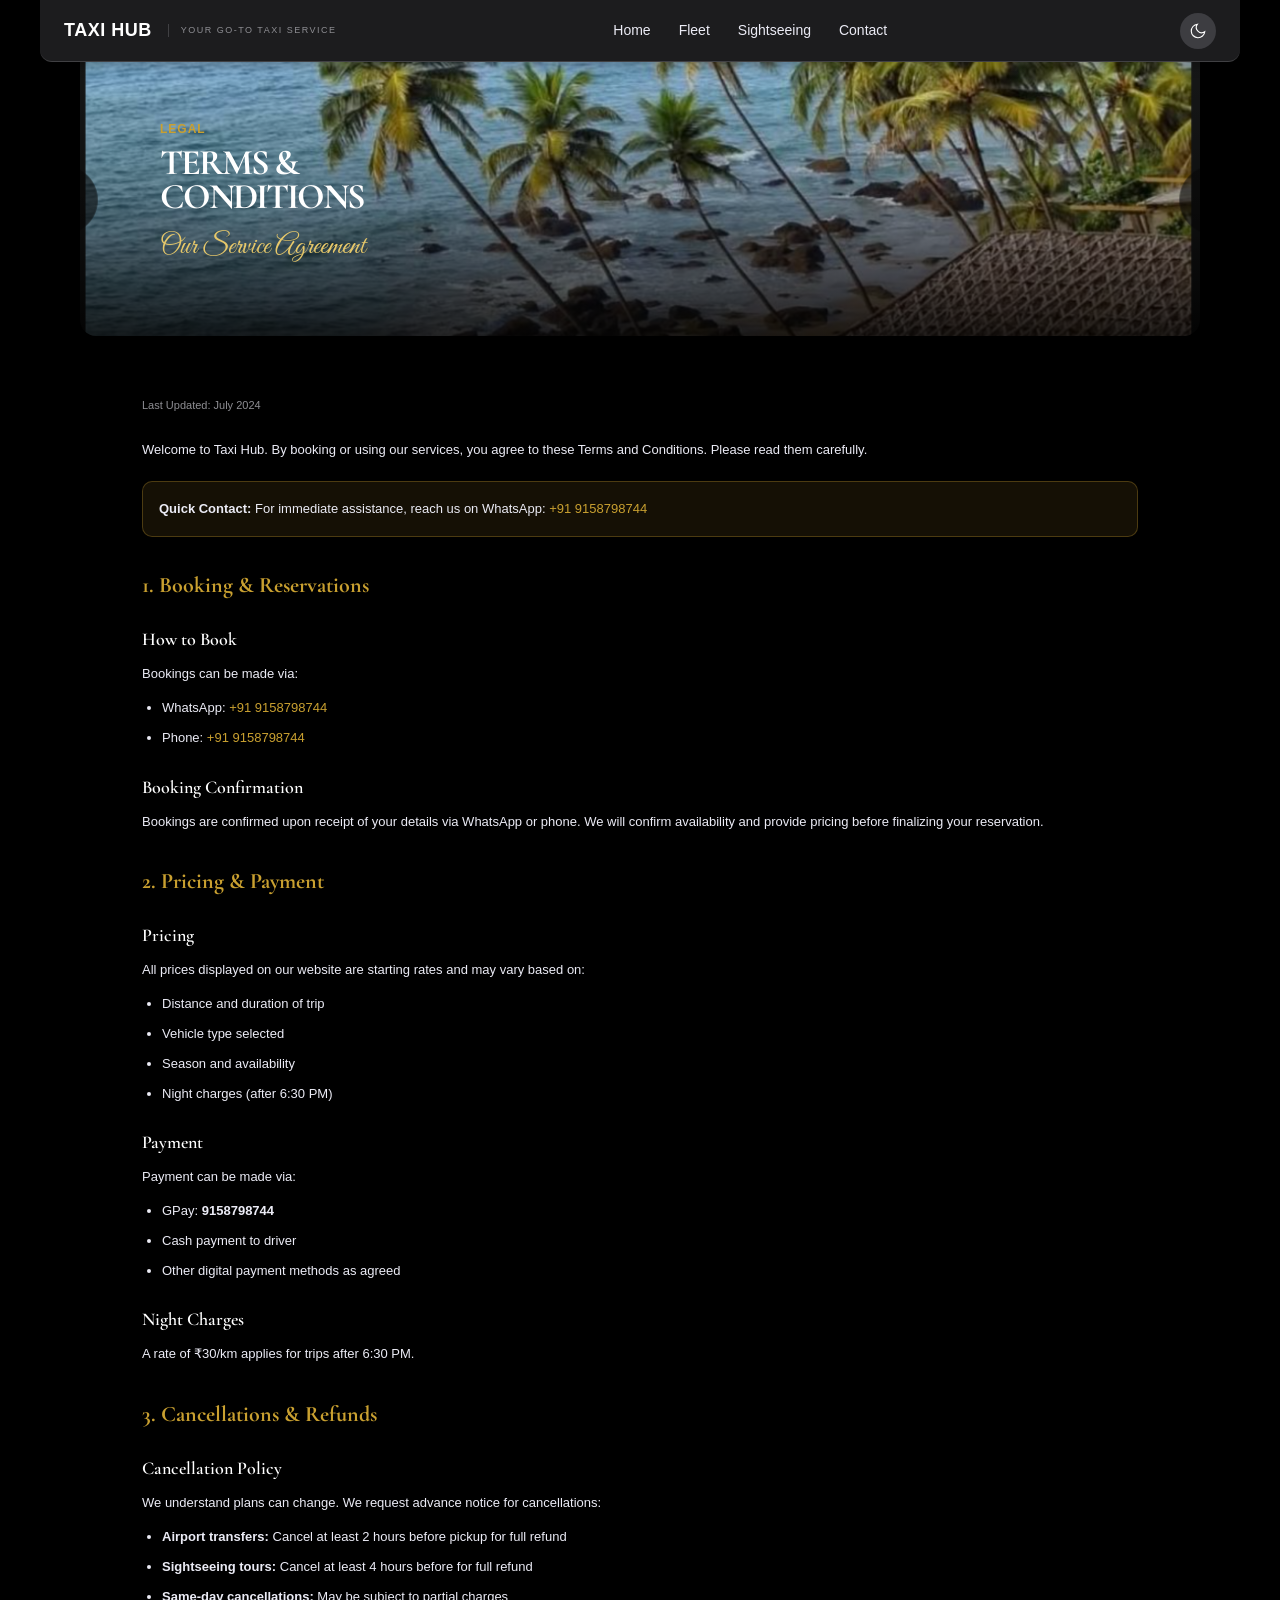
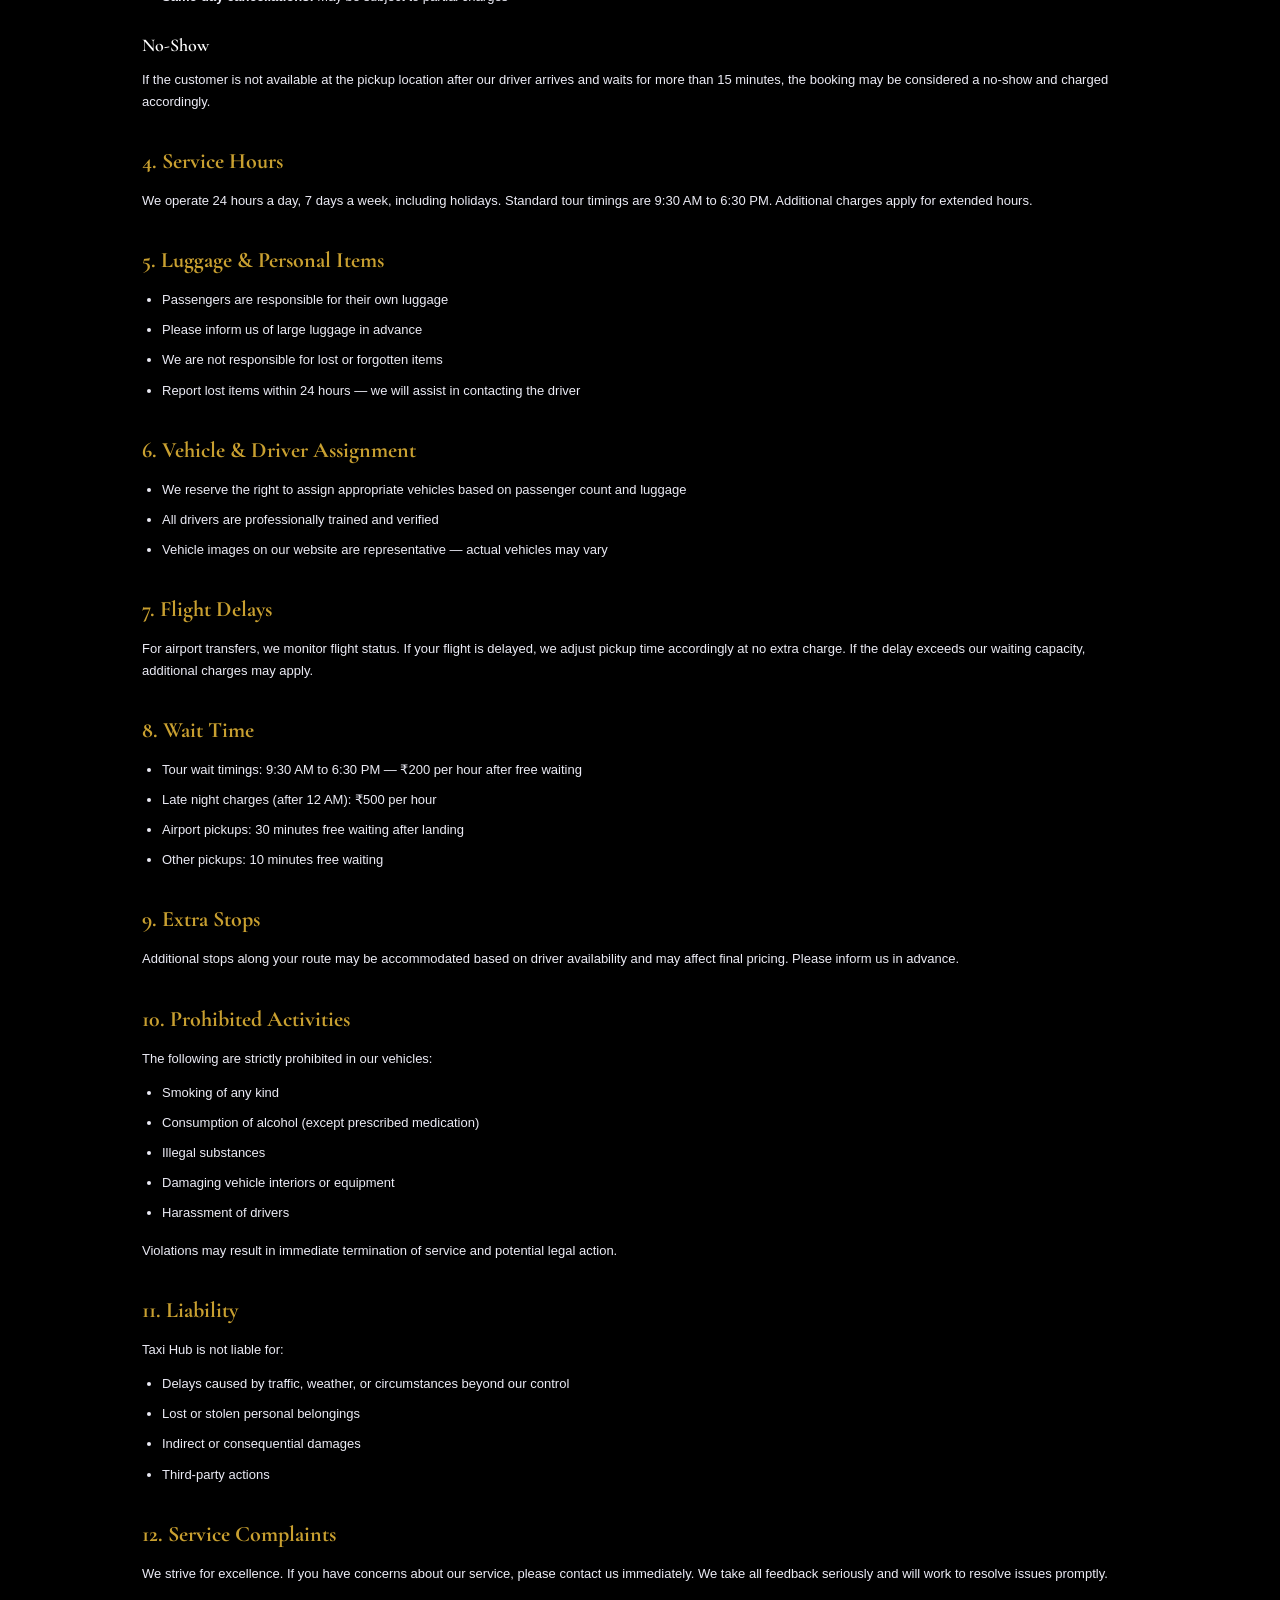
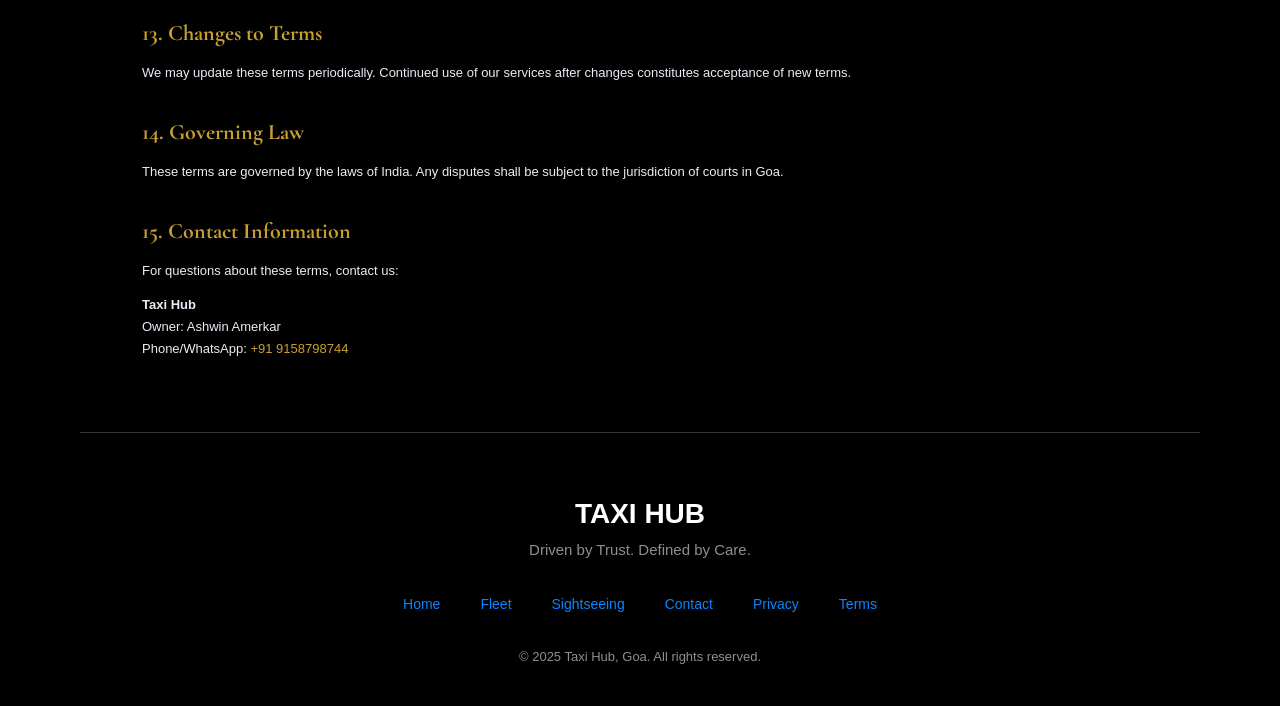
<file: terms/index.html>
<!DOCTYPE html>
<html lang="en" data-theme="dark">
<head>
  <meta charset="UTF-8">
  <meta name="viewport" content="width=device-width, initial-scale=1.0">
  <meta name="description" content="Terms & Conditions - Taxi Hub Goa. Rules and guidelines for using our taxi services.">
  <title>Terms & Conditions | Taxi Hub Goa</title>
  <link rel="icon" type="image/png" href="../favicon.png">
  <link rel="preconnect" href="https://fonts.googleapis.com">
  <link rel="preconnect" href="https://fonts.gstatic.com" crossorigin>
  <link href="https://fonts.googleapis.com/css2?family=Cormorant+Garamond:ital,wght@0,600;0,700;1,600&family=Montserrat:wght@300;400;500;600;700&family=Great+Vibes&display=swap" rel="stylesheet">
  <link rel="stylesheet" href="../css/styles.css">
  <style>
    .legal-content {
      padding: 0 22px;
    }
    .legal-content h2 {
      font-family: var(--font-display);
      font-size: 22px;
      font-weight: 700;
      color: var(--gold-primary);
      margin: 32px 0 12px;
    }
    .legal-content h3 {
      font-family: var(--font-display);
      font-size: 18px;
      font-weight: 600;
      color: var(--text-primary);
      margin: 24px 0 10px;
    }
    .legal-content p {
      font-size: 13px;
      color: var(--text-secondary);
      line-height: 1.7;
      margin-bottom: 12px;
    }
    .legal-content ul {
      margin: 12px 0 16px 20px;
    }
    .legal-content li {
      font-size: 13px;
      color: var(--text-secondary);
      line-height: 1.7;
      margin-bottom: 8px;
    }
    .legal-content .last-updated {
      font-size: 11px;
      color: var(--text-muted);
      margin-bottom: 24px;
    }
    .legal-content .highlight-box {
      background: rgba(201, 160, 48, 0.1);
      border: 1px solid rgba(201, 160, 48, 0.3);
      border-radius: 10px;
      padding: 16px;
      margin: 20px 0;
    }
    .legal-content .highlight-box p {
      margin-bottom: 0;
      font-weight: 500;
    }
  </style>
</head>
<body>
<div class="shell">

  <!-- TOP NAVIGATION -->
  <header class="topnav">
    <a href="/" class="logo">
      <span class="logo-goa">TAXI HUB</span>
      <span class="logo-rides">YOUR GO-TO TAXI SERVICE</span>
    </a>
    <nav class="desktop-nav">
      <a href="/">Home</a>
      <a href="/fleet">Fleet</a>
      <a href="/sightseeing">Sightseeing</a>
      <a href="/contact">Contact</a>
    </nav>
    <button class="theme-toggle" onclick="ThemeManager.toggle()" aria-label="Toggle theme">
      <svg class="icon-sun" viewBox="0 0 24 24"><path d="M12 7a5 5 0 100 10 5 5 0 000-10zM12 1v2m0 18v2M4.22 4.22l1.42 1.42m12.72 12.72l1.42 1.42M1 12h2m18 0h2M4.22 19.78l1.42-1.42M18.36 5.64l1.42-1.42"/></svg>
      <svg class="icon-moon" viewBox="0 0 24 24"><path d="M21 12.79A9 9 0 1111.21 3 7 7 0 0021 12.79z"/></svg>
    </button>
  </header>

  <!-- HERO -->
  <section class="hero" style="min-height: 240px;">
    <div class="hero-bg" style="background-image: url('../ui/1.png');"></div>
    <div class="hero-content">
      <p class="tagline">Legal</p>
      <h1 class="hero-h1" style="font-size: 36px;">TERMS &<br>CONDITIONS</h1>
      <span class="hero-script" style="font-size: 28px;">Our Service Agreement</span>
    </div>
  </section>

  <!-- CONTENT -->
  <section class="section">
    <div class="legal-content">
      <p class="last-updated">Last Updated: July 2024</p>

      <p>Welcome to Taxi Hub. By booking or using our services, you agree to these Terms and Conditions. Please read them carefully.</p>

      <div class="highlight-box">
        <p><strong>Quick Contact:</strong> For immediate assistance, reach us on WhatsApp: <a href="https://wa.me/919158798744" target="_blank" rel="noopener noreferrer" style="color: var(--gold-primary);">+91 9158798744</a></p>
      </div>

      <h2>1. Booking & Reservations</h2>

      <h3>How to Book</h3>
      <p>Bookings can be made via:</p>
      <ul>
        <li>WhatsApp: <a href="https://wa.me/919158798744" target="_blank" rel="noopener noreferrer" style="color: var(--gold-primary);">+91 9158798744</a></li>
        <li>Phone: <a href="tel:+919158798744" style="color: var(--gold-primary);">+91 9158798744</a></li>
      </ul>

      <h3>Booking Confirmation</h3>
      <p>Bookings are confirmed upon receipt of your details via WhatsApp or phone. We will confirm availability and provide pricing before finalizing your reservation.</p>

      <h2>2. Pricing & Payment</h2>

      <h3>Pricing</h3>
      <p>All prices displayed on our website are starting rates and may vary based on:</p>
      <ul>
        <li>Distance and duration of trip</li>
        <li>Vehicle type selected</li>
        <li>Season and availability</li>
        <li>Night charges (after 6:30 PM)</li>
      </ul>

      <h3>Payment</h3>
      <p>Payment can be made via:</p>
      <ul>
        <li>GPay: <strong>9158798744</strong></li>
        <li>Cash payment to driver</li>
        <li>Other digital payment methods as agreed</li>
      </ul>

      <h3>Night Charges</h3>
      <p>A rate of ₹30/km applies for trips after 6:30 PM.</p>

      <h2>3. Cancellations & Refunds</h2>

      <h3>Cancellation Policy</h3>
      <p>We understand plans can change. We request advance notice for cancellations:</p>
      <ul>
        <li><strong>Airport transfers:</strong> Cancel at least 2 hours before pickup for full refund</li>
        <li><strong>Sightseeing tours:</strong> Cancel at least 4 hours before for full refund</li>
        <li><strong>Same-day cancellations:</strong> May be subject to partial charges</li>
      </ul>

      <h3>No-Show</h3>
      <p>If the customer is not available at the pickup location after our driver arrives and waits for more than 15 minutes, the booking may be considered a no-show and charged accordingly.</p>

      <h2>4. Service Hours</h2>
      <p>We operate 24 hours a day, 7 days a week, including holidays. Standard tour timings are 9:30 AM to 6:30 PM. Additional charges apply for extended hours.</p>

      <h2>5. Luggage & Personal Items</h2>
      <ul>
        <li>Passengers are responsible for their own luggage</li>
        <li>Please inform us of large luggage in advance</li>
        <li>We are not responsible for lost or forgotten items</li>
        <li>Report lost items within 24 hours — we will assist in contacting the driver</li>
      </ul>

      <h2>6. Vehicle & Driver Assignment</h2>
      <ul>
        <li>We reserve the right to assign appropriate vehicles based on passenger count and luggage</li>
        <li>All drivers are professionally trained and verified</li>
        <li>Vehicle images on our website are representative — actual vehicles may vary</li>
      </ul>

      <h2>7. Flight Delays</h2>
      <p>For airport transfers, we monitor flight status. If your flight is delayed, we adjust pickup time accordingly at no extra charge. If the delay exceeds our waiting capacity, additional charges may apply.</p>

      <h2>8. Wait Time</h2>
      <ul>
        <li>Tour wait timings: 9:30 AM to 6:30 PM — ₹200 per hour after free waiting</li>
        <li>Late night charges (after 12 AM): ₹500 per hour</li>
        <li>Airport pickups: 30 minutes free waiting after landing</li>
        <li>Other pickups: 10 minutes free waiting</li>
      </ul>

      <h2>9. Extra Stops</h2>
      <p>Additional stops along your route may be accommodated based on driver availability and may affect final pricing. Please inform us in advance.</p>

      <h2>10. Prohibited Activities</h2>
      <p>The following are strictly prohibited in our vehicles:</p>
      <ul>
        <li>Smoking of any kind</li>
        <li>Consumption of alcohol (except prescribed medication)</li>
        <li>Illegal substances</li>
        <li>Damaging vehicle interiors or equipment</li>
        <li>Harassment of drivers</li>
      </ul>
      <p>Violations may result in immediate termination of service and potential legal action.</p>

      <h2>11. Liability</h2>
      <p>Taxi Hub is not liable for:</p>
      <ul>
        <li>Delays caused by traffic, weather, or circumstances beyond our control</li>
        <li>Lost or stolen personal belongings</li>
        <li>Indirect or consequential damages</li>
        <li>Third-party actions</li>
      </ul>

      <h2>12. Service Complaints</h2>
      <p>We strive for excellence. If you have concerns about our service, please contact us immediately. We take all feedback seriously and will work to resolve issues promptly.</p>

      <h2>13. Changes to Terms</h2>
      <p>We may update these terms periodically. Continued use of our services after changes constitutes acceptance of new terms.</p>

      <h2>14. Governing Law</h2>
      <p>These terms are governed by the laws of India. Any disputes shall be subject to the jurisdiction of courts in Goa.</p>

      <h2>15. Contact Information</h2>
      <p>For questions about these terms, contact us:</p>
      <p><strong>Taxi Hub</strong><br>
      Owner: Ashwin Amerkar<br>
      Phone/WhatsApp: <a href="https://wa.me/919158798744" target="_blank" rel="noopener noreferrer" style="color: var(--gold-primary);">+91 9158798744</a></p>
    </div>
  </section>

  <!-- FOOTER -->
  <footer class="footer">
    <p class="footer-logo">TAXI HUB</p>
    <p class="footer-tagline">Driven by Trust. Defined by Care.</p>
    <div class="footer-links">
      <a href="/" class="footer-link">Home</a>
      <a href="/fleet" class="footer-link">Fleet</a>
      <a href="/sightseeing" class="footer-link">Sightseeing</a>
      <a href="/contact" class="footer-link">Contact</a>
      <a href="/privacy" class="footer-link">Privacy</a>
      <a href="/terms" class="footer-link">Terms</a>
    </div>
    <p class="footer-copy">© 2025 Taxi Hub, Goa. All rights reserved.</p>
  </footer>

  <div class="footer-spacer"></div>

  <!-- BOTTOM NAVIGATION -->
  <nav class="bottom-nav glass-bottom-nav">
    <a href="/" class="nav-item">
      <svg viewBox="0 0 24 24"><path d="M10 20v-6h4v6h5v-8h3L12 3 2 12h3v8z"/></svg>
      <span>Home</span>
    </a>
    <a href="/fleet" class="nav-item">
      <svg viewBox="0 0 24 24"><path d="M18.92 6.01C18.72 5.42 18.16 5 17.5 5h-11c-.66 0-1.21.42-1.42 1.01L3 12v8c0 .55.45 1 1 1h1c.55 0 1-.45 1-1v-1h12v1c0 .55.45 1 1 1h1c.55 0 1-.45 1-1v-8l-2.08-5.99zM6.5 16c-.83 0-1.5-.67-1.5-1.5S5.67 13 6.5 13s1.5.67 1.5 1.5S7.33 16 6.5 16zm11 0c-.83 0-1.5-.67-1.5-1.5s.67-1.5 1.5-1.5 1.5.67 1.5 1.5-.67 1.5-1.5 1.5zM5 11l1.5-4.5h11L19 11H5z"/></svg>
      <span>Fleet</span>
    </a>
    <a href="/sightseeing" class="nav-item">
      <svg viewBox="0 0 24 24"><path d="M12 2C8.13 2 5 5.13 5 9c0 5.25 7 13 7 13s7-7.75 7-13c0-3.87-3.13-7-7-7zm0 9.5c-1.38 0-2.5-1.12-2.5-2.5s1.12-2.5 2.5-2.5 2.5 1.12 2.5 2.5-1.12 2.5-2.5 2.5z"/></svg>
      <span>Sightsee</span>
    </a>
    <a href="/contact" class="nav-item">
      <svg viewBox="0 0 24 24"><path d="M6.62 10.79c1.44 2.83 3.76 5.14 6.59 6.59l2.2-2.2c.27-.27.67-.36 1.02-.24 1.12.37 2.33.57 3.57.57.55 0 1 .45 1 1V20c0 .55-.45 1-1 1-9.39 0-17-7.61-17-17 0-.55.45-1 1-1h3.5c.55 0 1 .45 1 1 0 1.25.2 2.45.57 3.57.11.35.03.74-.25 1.02l-2.2 2.2z"/></svg>
      <span>Contact</span>
    </a>
  </nav>

</div>
<script src="../js/main.js"></script>
</body>
</html>
</file>
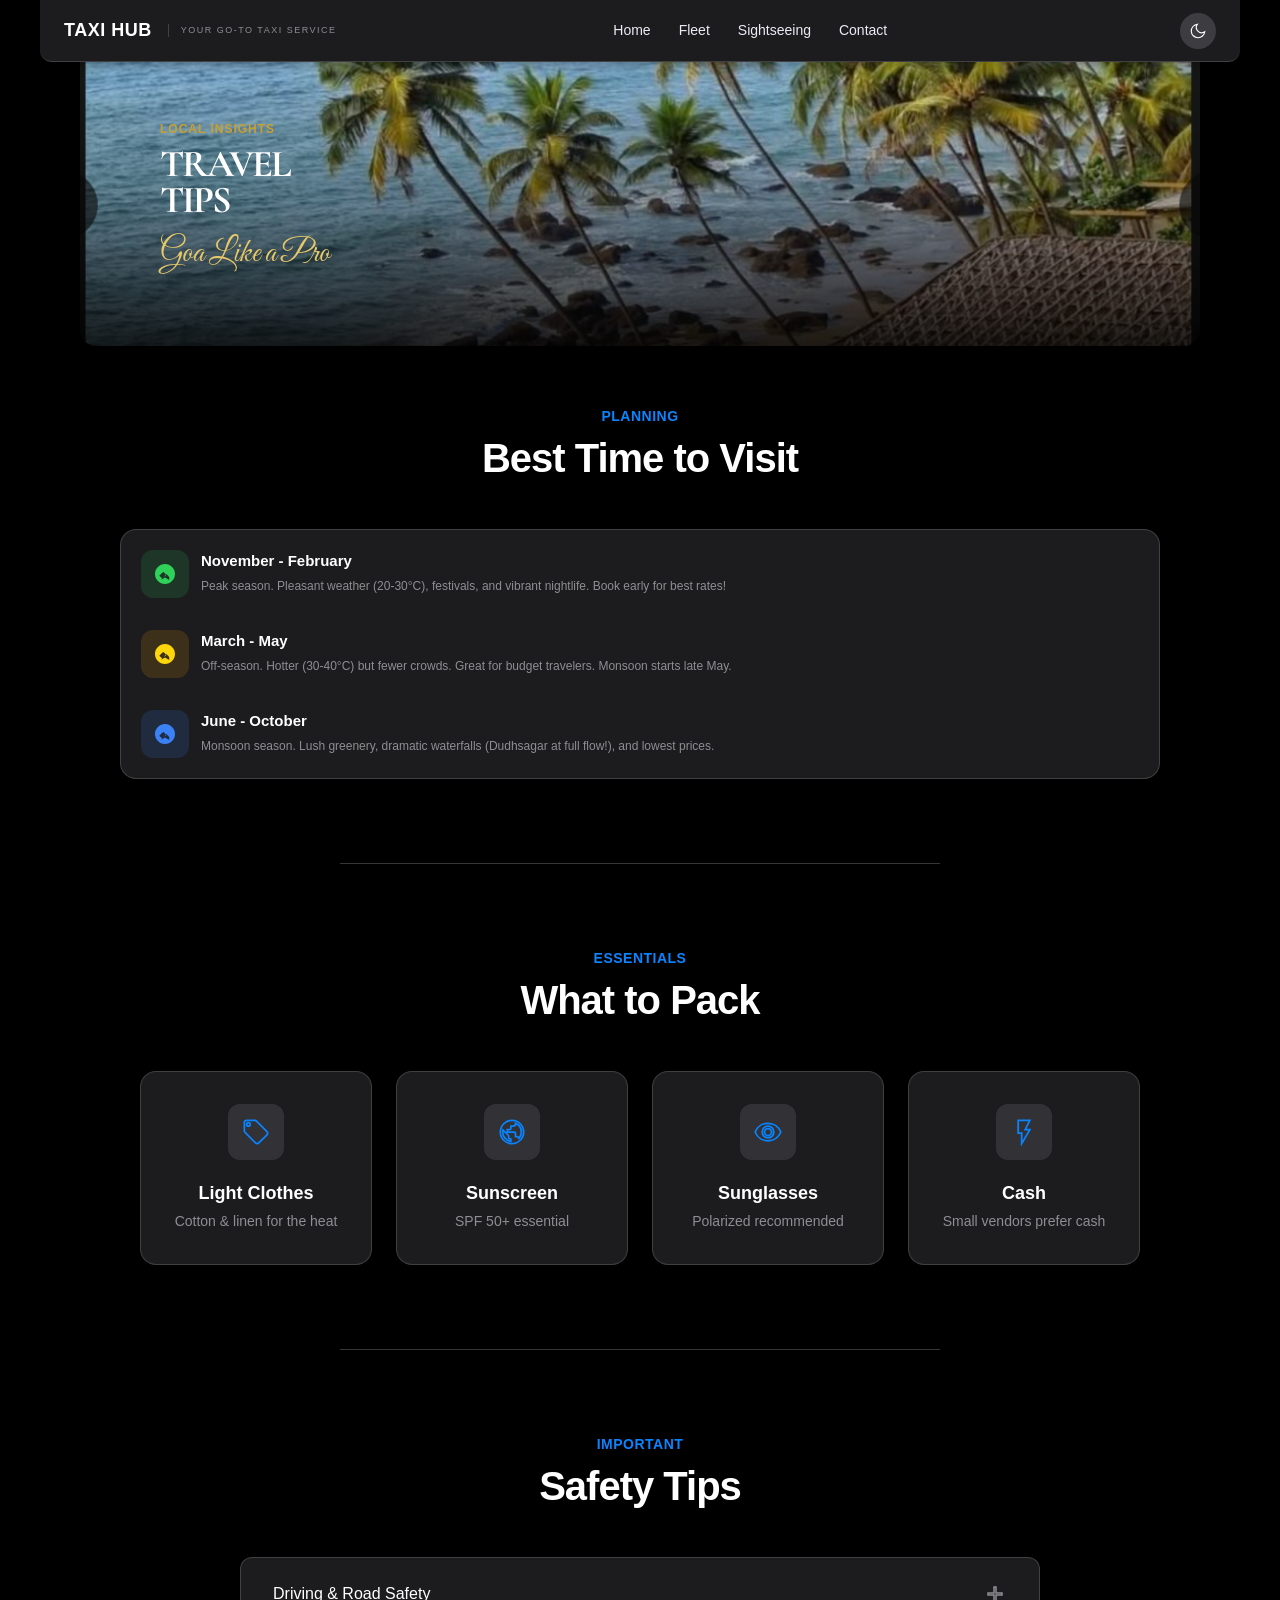
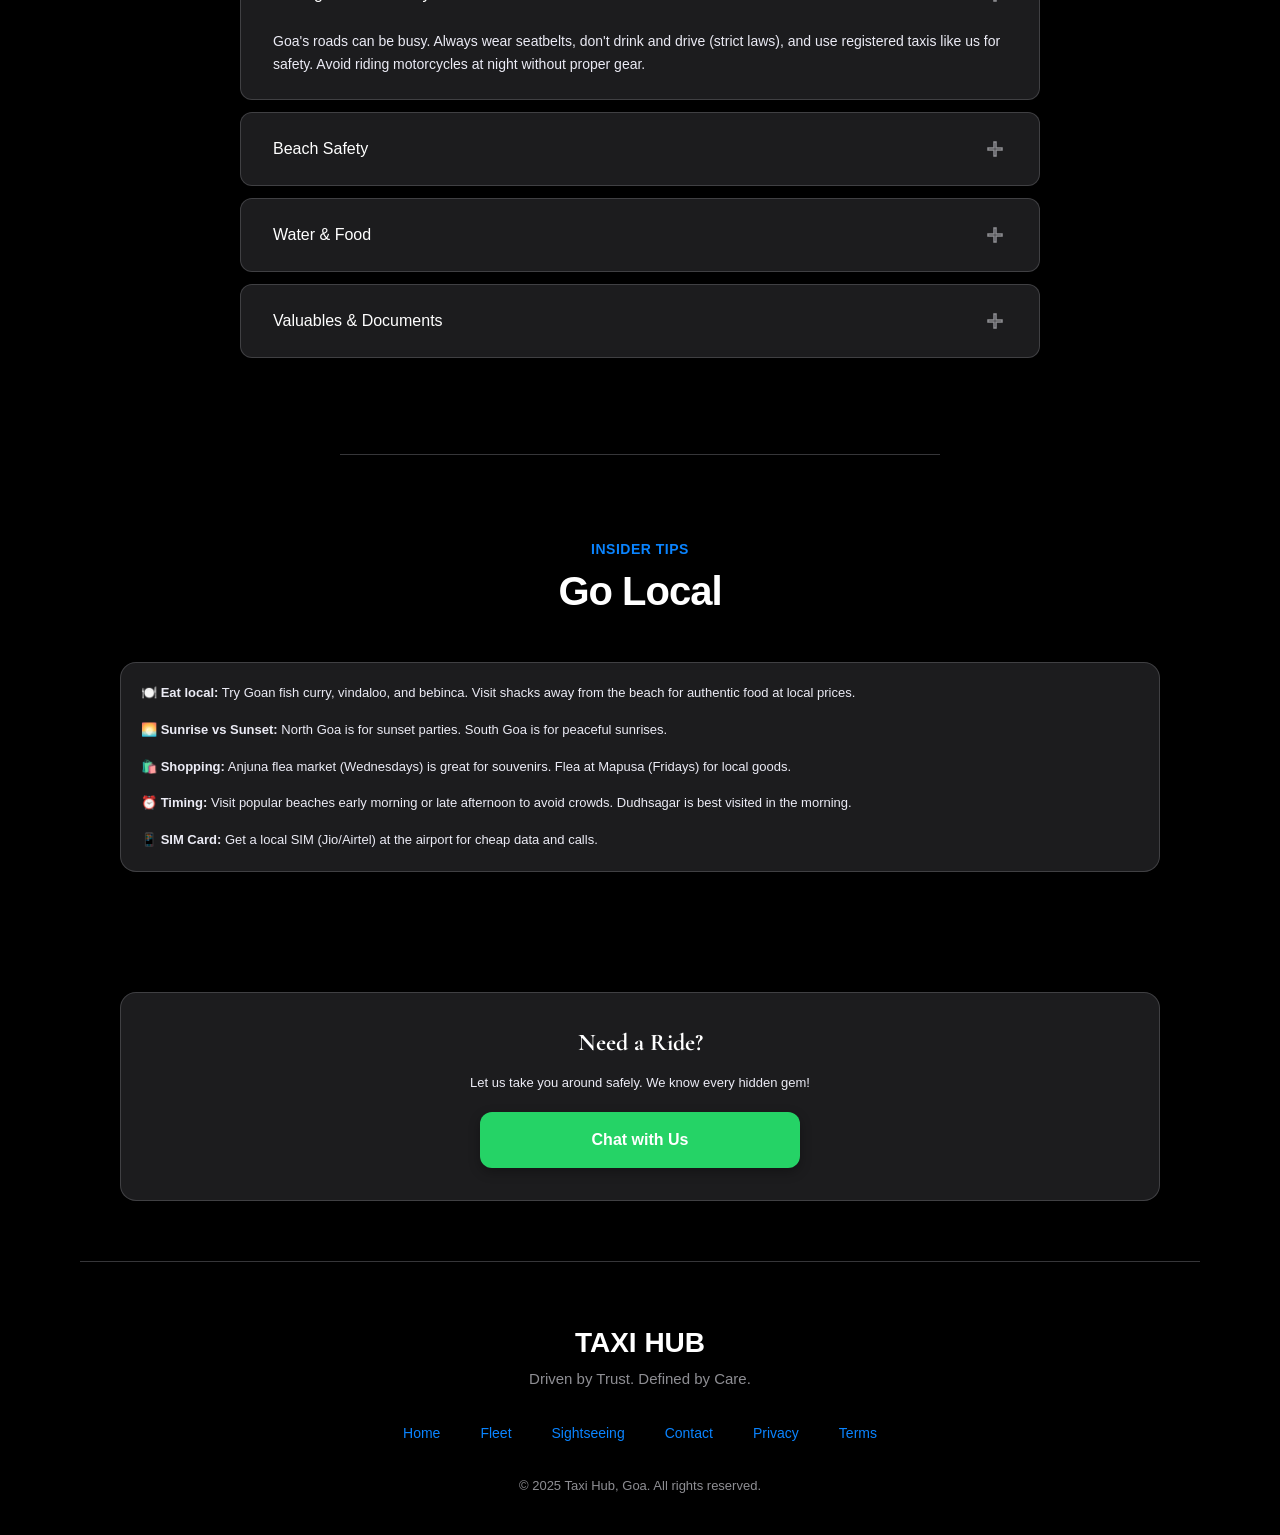
<file: tips/index.html>
<!DOCTYPE html>
<html lang="en" data-theme="dark">
<head>
  <meta charset="UTF-8">
  <meta name="viewport" content="width=device-width, initial-scale=1.0">
  <meta name="description" content="Taxi Hub travel tips - Expert advice for visiting Goa. Best time to visit, safety tips, and local insights.">
  <title>Travel Tips | Taxi Hub Goa</title>
  <link rel="icon" type="image/png" href="../favicon.png">
  <link rel="preconnect" href="https://fonts.googleapis.com">
  <link rel="preconnect" href="https://fonts.gstatic.com" crossorigin>
  <link href="https://fonts.googleapis.com/css2?family=Cormorant+Garamond:ital,wght@0,600;0,700;1,600&family=Montserrat:wght@300;400;500;600;700&family=Great+Vibes&display=swap" rel="stylesheet">
  <link rel="stylesheet" href="../css/styles.css">
</head>
<body>
<div class="shell">

  <!-- TOP NAVIGATION -->
  <header class="topnav">
    <a href="/" class="logo">
      <span class="logo-goa">TAXI HUB</span>
      <span class="logo-rides">YOUR GO-TO TAXI SERVICE</span>
    </a>
    <nav class="desktop-nav">
      <a href="/">Home</a>
      <a href="/fleet">Fleet</a>
      <a href="/sightseeing">Sightseeing</a>
      <a href="/contact">Contact</a>
    </nav>
    <button class="theme-toggle" onclick="ThemeManager.toggle()" aria-label="Toggle theme">
      <svg class="icon-sun" viewBox="0 0 24 24"><path d="M12 7a5 5 0 100 10 5 5 0 000-10zM12 1v2m0 18v2M4.22 4.22l1.42 1.42m12.72 12.72l1.42 1.42M1 12h2m18 0h2M4.22 19.78l1.42-1.42M18.36 5.64l1.42-1.42"/></svg>
      <svg class="icon-moon" viewBox="0 0 24 24"><path d="M21 12.79A9 9 0 1111.21 3 7 7 0 0021 12.79z"/></svg>
    </button>
  </header>

  <!-- HERO -->
  <section class="hero" style="min-height: 260px;">
    <div class="hero-bg" style="background-image: url('../ui/1.png');"></div>
    <div class="hero-content">
      <p class="tagline">Local Insights</p>
      <h1 class="hero-h1" style="font-size: 38px;">TRAVEL<br>TIPS</h1>
      <span class="hero-script" style="font-size: 32px;">Goa Like a Pro</span>
    </div>
  </section>

  <!-- BEST TIME TO VISIT -->
  <section class="section">
    <div class="section-header">
      <p class="section-label">Planning</p>
      <h2 class="section-title">Best Time to Visit</h2>
    </div>

    <div class="glass-card" style="padding: 20px;">
      <div style="display: grid; gap: 16px;">
        <div style="display: flex; gap: 12px; padding-bottom: 16px; border-bottom: 1px solid var(--glass-border);">
          <div style="width: 48px; height: 48px; background: rgba(34, 197, 94, 0.15); border-radius: var(--radius-md); display: flex; align-items: center; justify-content: center; flex-shrink: 0;">
            <svg viewBox="0 0 24 24" style="width: 24px; height: 24px; fill: var(--success);"><path d="M11.99 2C6.47 2 2 6.48 2 12s4.47 10 9.99 10C17.52 22 22 17.52 22 12S17.52 2 11.99 2zm4.24 16L12 15.45 7.77 18l1.41-1.41-2.88-2.88 2.88-2.88L10.59 10l2.88 2.88L10.59 15l2.88-2.88L16.24 15z"/></svg>
          </div>
          <div>
            <h4 style="font-size: 15px; font-weight: 600; margin-bottom: 4px;">November - February</h4>
            <p style="font-size: 12px; color: var(--text-muted);">Peak season. Pleasant weather (20-30°C), festivals, and vibrant nightlife. Book early for best rates!</p>
          </div>
        </div>

        <div style="display: flex; gap: 12px; padding-bottom: 16px; border-bottom: 1px solid var(--glass-border);">
          <div style="width: 48px; height: 48px; background: rgba(245, 158, 11, 0.15); border-radius: var(--radius-md); display: flex; align-items: center; justify-content: center; flex-shrink: 0;">
            <svg viewBox="0 0 24 24" style="width: 24px; height: 24px; fill: var(--warning);"><path d="M11.99 2C6.47 2 2 6.48 2 12s4.47 10 9.99 10C17.52 22 22 17.52 22 12S17.52 2 11.99 2zm4.24 16L12 15.45 7.77 18l1.41-1.41-2.88-2.88 2.88-2.88L10.59 10l2.88 2.88L10.59 15l2.88-2.88L16.24 15z"/></svg>
          </div>
          <div>
            <h4 style="font-size: 15px; font-weight: 600; margin-bottom: 4px;">March - May</h4>
            <p style="font-size: 12px; color: var(--text-muted);">Off-season. Hotter (30-40°C) but fewer crowds. Great for budget travelers. Monsoon starts late May.</p>
          </div>
        </div>

        <div style="display: flex; gap: 12px;">
          <div style="width: 48px; height: 48px; background: rgba(59, 130, 246, 0.15); border-radius: var(--radius-md); display: flex; align-items: center; justify-content: center; flex-shrink: 0;">
            <svg viewBox="0 0 24 24" style="width: 24px; height: 24px; fill: #3b82f6;"><path d="M11.99 2C6.47 2 2 6.48 2 12s4.47 10 9.99 10C17.52 22 22 17.52 22 12S17.52 2 11.99 2zm4.24 16L12 15.45 7.77 18l1.41-1.41-2.88-2.88 2.88-2.88L10.59 10l2.88 2.88L10.59 15l2.88-2.88L16.24 15z"/></svg>
          </div>
          <div>
            <h4 style="font-size: 15px; font-weight: 600; margin-bottom: 4px;">June - October</h4>
            <p style="font-size: 12px; color: var(--text-muted);">Monsoon season. Lush greenery, dramatic waterfalls (Dudhsagar at full flow!), and lowest prices.</p>
          </div>
        </div>
      </div>
    </div>
  </section>

  <div class="divider"></div>

  <!-- PACKING TIPS -->
  <section class="section">
    <div class="section-header">
      <p class="section-label">Essentials</p>
      <h2 class="section-title">What to Pack</h2>
    </div>

    <div class="service-grid">
      <div class="service-card">
        <div class="service-icon">
          <svg viewBox="0 0 24 24"><path d="M21.41 11.58l-9-9C12.05 2.22 11.55 2 11 2H4c-1.1 0-2 .9-2 2v7c0 .55.22 1.05.59 1.42l9 9c.36.36.86.58 1.41.58.55 0 1.05-.22 1.41-.59l7-7c.37-.36.59-.86.59-1.41 0-.55-.23-1.06-.59-1.42zM5.5 7C4.67 7 4 6.33 4 5.5S4.67 4 5.5 4 7 4.67 7 5.5 6.33 7 5.5 7z"/></svg>
        </div>
        <span class="service-name">Light Clothes</span>
        <span class="service-desc">Cotton & linen for the heat</span>
      </div>

      <div class="service-card">
        <div class="service-icon">
          <svg viewBox="0 0 24 24"><path d="M12 2C6.48 2 2 6.48 2 12s4.48 10 10 10 10-4.48 10-10S17.52 2 12 2zm-1 17.93c-3.95-.49-7-3.85-7-7.93 0-.62.08-1.21.21-1.79L9 15v1c0 1.1.9 2 2 2v1.93zm6.9-2.54c-.26-.81-1-1.39-1.9-1.39h-1v-3c0-.55-.45-1-1-1H8v-2h2c.55 0 1-.45 1-1V7h2c1.1 0 2-.9 2-2v-.41c2.93 1.19 5 4.06 5 7.41 0 2.08-.8 3.97-2.1 5.39z"/></svg>
        </div>
        <span class="service-name">Sunscreen</span>
        <span class="service-desc">SPF 50+ essential</span>
      </div>

      <div class="service-card">
        <div class="service-icon">
          <svg viewBox="0 0 24 24"><path d="M12 4.5C7 4.5 2.73 7.61 1 12c1.73 4.39 6 7.5 11 7.5s9.27-3.11 11-7.5c-1.73-4.39-6-7.5-11-7.5zM12 17c-2.76 0-5-2.24-5-5s2.24-5 5-5 5 2.24 5 5-2.24 5-5 5zm0-8c-1.66 0-3 1.34-3 3s1.34 3 3 3 3-1.34 3-3-1.34-3-3-3z"/></svg>
        </div>
        <span class="service-name">Sunglasses</span>
        <span class="service-desc">Polarized recommended</span>
      </div>

      <div class="service-card">
        <div class="service-icon">
          <svg viewBox="0 0 24 24"><path d="M7 2v11h3v9l7-12h-4l4-8z"/></svg>
        </div>
        <span class="service-name">Cash</span>
        <span class="service-desc">Small vendors prefer cash</span>
      </div>
    </div>
  </section>

  <div class="divider"></div>

  <!-- SAFETY TIPS -->
  <section class="section">
    <div class="section-header">
      <p class="section-label">Important</p>
      <h2 class="section-title">Safety Tips</h2>
    </div>

    <div class="accordion">
      <div class="accordion-item open">
        <div class="accordion-header">
          <span class="accordion-question">Driving & Road Safety</span>
          <div class="accordion-icon">
            <svg viewBox="0 0 24 24"><path d="M19 13h-6v6h-2v-6H5v-2h6V5h2v6h6v2z"/></svg>
          </div>
        </div>
        <div class="accordion-content">
          <p class="accordion-answer">Goa's roads can be busy. Always wear seatbelts, don't drink and drive (strict laws), and use registered taxis like us for safety. Avoid riding motorcycles at night without proper gear.</p>
        </div>
      </div>

      <div class="accordion-item">
        <div class="accordion-header">
          <span class="accordion-question">Beach Safety</span>
          <div class="accordion-icon">
            <svg viewBox="0 0 24 24"><path d="M19 13h-6v6h-2v-6H5v-2h6V5h2v6h6v2z"/></svg>
          </div>
        </div>
        <div class="accordion-content">
          <p class="accordion-answer">Swim only at patrolled beaches. Watch for strong currents at Vagator and Arambol. Don't swim under the influence. Apply sunscreen regularly - the Goan sun is stronger than expected!</p>
        </div>
      </div>

      <div class="accordion-item">
        <div class="accordion-header">
          <span class="accordion-question">Water & Food</span>
          <div class="accordion-icon">
            <svg viewBox="0 0 24 24"><path d="M19 13h-6v6h-2v-6H5v-2h6V5h2v6h6v2z"/></svg>
          </div>
        </div>
        <div class="accordion-content">
          <p class="accordion-answer">Drink bottled water only. Goan cuisine is delicious but can be spicy - start with small portions. Fresh seafood is excellent but ensure it's from reputable places.</p>
        </div>
      </div>

      <div class="accordion-item">
        <div class="accordion-header">
          <span class="accordion-question">Valuables & Documents</span>
          <div class="accordion-icon">
            <svg viewBox="0 0 24 24"><path d="M19 13h-6v6h-2v-6H5v-2h6V5h2v6h6v2z"/></svg>
          </div>
        </div>
        <div class="accordion-content">
          <p class="accordion-answer">Keep photocopies of ID and passport. Don't flash cash or electronics on the beach. Use hotel safes for valuables. Keep emergency contact numbers saved.</p>
        </div>
      </div>
    </div>
  </section>

  <div class="divider"></div>

  <!-- LOCAL TIPS -->
  <section class="section">
    <div class="section-header">
      <p class="section-label">Insider Tips</p>
      <h2 class="section-title">Go Local</h2>
    </div>

    <div class="glass-card" style="padding: 20px;">
      <div style="display: grid; gap: 16px; font-size: 13px; color: var(--text-secondary); line-height: 1.6;">
        <p>🍽️ <strong>Eat local:</strong> Try Goan fish curry, vindaloo, and bebinca. Visit shacks away from the beach for authentic food at local prices.</p>
        <p>🌅 <strong>Sunrise vs Sunset:</strong> North Goa is for sunset parties. South Goa is for peaceful sunrises.</p>
        <p>🛍️ <strong>Shopping:</strong> Anjuna flea market (Wednesdays) is great for souvenirs. Flea at Mapusa (Fridays) for local goods.</p>
        <p>⏰ <strong>Timing:</strong> Visit popular beaches early morning or late afternoon to avoid crowds. Dudhsagar is best visited in the morning.</p>
        <p>📱 <strong>SIM Card:</strong> Get a local SIM (Jio/Airtel) at the airport for cheap data and calls.</p>
      </div>
    </div>
  </section>

  <!-- CALL TO ACTION -->
  <section class="section">
    <div class="glass-card" style="padding: 32px; text-align: center;">
      <h3 style="font-family: var(--font-display); font-size: 24px; margin-bottom: 12px;">Need a Ride?</h3>
      <p style="font-size: 13px; color: var(--text-secondary); margin-bottom: 20px;">Let us take you around safely. We know every hidden gem!</p>
      <a href="https://wa.me/919158798744?text=Hi%2C%20I%20have%20a%20question%20about%20traveling%20in%20Goa." class="btn btn-whatsapp" target="_blank" rel="noopener noreferrer">
        Chat with Us
      </a>
    </div>
  </section>

  <!-- FOOTER -->
  <footer class="footer">
    <p class="footer-logo">TAXI HUB</p>
    <p class="footer-tagline">Driven by Trust. Defined by Care.</p>
    <div class="footer-links">
      <a href="/" class="footer-link">Home</a>
      <a href="/fleet" class="footer-link">Fleet</a>
      <a href="/sightseeing" class="footer-link">Sightseeing</a>
      <a href="/contact" class="footer-link">Contact</a>
      <a href="/privacy" class="footer-link">Privacy</a>
      <a href="/terms" class="footer-link">Terms</a>
    </div>
    <p class="footer-copy">© 2025 Taxi Hub, Goa. All rights reserved.</p>
  </footer>

  <div class="footer-spacer"></div>

  <!-- BOTTOM NAVIGATION -->
  <nav class="bottom-nav glass-bottom-nav">
    <a href="/" class="nav-item">
      <svg viewBox="0 0 24 24"><path d="M10 20v-6h4v6h5v-8h3L12 3 2 12h3v8z"/></svg>
      <span>Home</span>
    </a>
    <a href="/fleet" class="nav-item">
      <svg viewBox="0 0 24 24"><path d="M18.92 6.01C18.72 5.42 18.16 5 17.5 5h-11c-.66 0-1.21.42-1.42 1.01L3 12v8c0 .55.45 1 1 1h1c.55 0 1-.45 1-1v-1h12v1c0 .55.45 1 1 1h1c.55 0 1-.45 1-1v-8l-2.08-5.99zM6.5 16c-.83 0-1.5-.67-1.5-1.5S5.67 13 6.5 13s1.5.67 1.5 1.5S7.33 16 6.5 16zm11 0c-.83 0-1.5-.67-1.5-1.5s.67-1.5 1.5-1.5 1.5.67 1.5 1.5-.67 1.5-1.5 1.5zM5 11l1.5-4.5h11L19 11H5z"/></svg>
      <span>Fleet</span>
    </a>
    <a href="/sightseeing" class="nav-item">
      <svg viewBox="0 0 24 24"><path d="M12 2C8.13 2 5 5.13 5 9c0 5.25 7 13 7 13s7-7.75 7-13c0-3.87-3.13-7-7-7zm0 9.5c-1.38 0-2.5-1.12-2.5-2.5s1.12-2.5 2.5-2.5 2.5 1.12 2.5 2.5-1.12 2.5-2.5 2.5z"/></svg>
      <span>Sightsee</span>
    </a>
    <a href="/contact" class="nav-item">
      <svg viewBox="0 0 24 24"><path d="M6.62 10.79c1.44 2.83 3.76 5.14 6.59 6.59l2.2-2.2c.27-.27.67-.36 1.02-.24 1.12.37 2.33.57 3.57.57.55 0 1 .45 1 1V20c0 .55-.45 1-1 1-9.39 0-17-7.61-17-17 0-.55.45-1 1-1h3.5c.55 0 1 .45 1 1 0 1.25.2 2.45.57 3.57.11.35.03.74-.25 1.02l-2.2 2.2z"/></svg>
      <span>Contact</span>
    </a>
  </nav>

</div>
<script src="../js/main.js"></script>
</body>
</html>
</file>
<file: css/styles.css>
/* ═══════════════════════════════════════════════════════════════
   TAXI HUB — APPLE-STYLE DESIGN SYSTEM

   Clean, minimal iOS-inspired design with full theme support
   ═══════════════════════════════════════════════════════════════ */

/* ═══════════════════════════════════════════════════════════════
   CSS CUSTOM PROPERTIES (DESIGN TOKENS)
   ═══════════════════════════════════════════════════════════════ */

:root {
  /* ─── Dark Mode (Default) — Apple Dark ─── */
  --bg-primary: #000000;
  --bg-secondary: #1c1c1e;
  --bg-tertiary: #2c2c2e;
  --bg-elevated: #3a3a3c;

  --text-primary: #ffffff;
  --text-secondary: #ebebf5;
  --text-tertiary: #ebebf5;
  --text-muted: #8e8e93;
  --text-inverse: #ffffff;

  /* Apple Blue Accent */
  --accent-primary: #0a84ff;
  --accent-light: #409cff;
  --accent-dark: #0066cc;
  --accent-glow: rgba(10, 132, 255, 0.3);

  /* Gold Accent (kept for brand identity) */
  --gold-primary: #c9a030;
  --gold-light: #e8c96a;
  --gold-dark: #a07820;
  --gold-glow: rgba(201, 160, 48, 0.3);

  /* Surface Colors */
  --fill-primary: rgba(120, 120, 128, 0.36);
  --fill-secondary: rgba(120, 120, 128, 0.32);
  --fill-tertiary: rgba(118, 118, 128, 0.24);
  --separator: rgba(84, 84, 88, 0.65);

  /* Interactive States */
  --whatsapp: #25D366;
  --whatsapp-hover: #20bd5a;
  --success: #30d158;
  --error: #ff453a;
  --warning: #ffd60a;

  /* Shadows — Subtle Apple-style */
  --shadow-sm: 0 1px 3px rgba(0, 0, 0, 0.25);
  --shadow-md: 0 4px 12px rgba(0, 0, 0, 0.3);
  --shadow-lg: 0 8px 30px rgba(0, 0, 0, 0.35);
  --shadow-gold: 0 4px 20px rgba(201, 160, 48, 0.2);

  /* ─── Spacing Scale ─── */
  --space-xs: 4px;
  --space-sm: 8px;
  --space-md: 16px;
  --space-lg: 24px;
  --space-xl: 32px;
  --space-2xl: 48px;
  --space-3xl: 64px;

  /* ─── Border Radius — Apple-style ─── */
  --radius-sm: 8px;
  --radius-md: 12px;
  --radius-lg: 16px;
  --radius-xl: 20px;
  --radius-2xl: 24px;
  --radius-full: 9999px;

  /* ─── Transitions (Apple spring) ─── */
  --ease-out-expo: cubic-bezier(0.16, 1, 0.3, 1);
  --ease-spring: cubic-bezier(0.34, 1.56, 0.64, 1);
  --ease-apple: cubic-bezier(0.25, 0.1, 0.25, 1);
  --transition-fast: 150ms var(--ease-apple);
  --transition-normal: 250ms var(--ease-apple);
  --transition-slow: 400ms var(--ease-out-expo);
  --transition-spring: 350ms var(--ease-spring);

  /* ─── Z-Index Scale ─── */
  --z-base: 0;
  --z-card: 10;
  --z-sticky: 50;
  --z-nav: 100;
  --z-fab: 200;
  --z-modal: 300;
  --z-toast: 400;

  /* ─── Typography — Apple SF-inspired ─── */
  --font-display: 'Cormorant Garamond', Georgia, serif;
  --font-body: -apple-system, BlinkMacSystemFont, 'SF Pro Text', 'Segoe UI', Roboto, sans-serif;
  --font-heading: -apple-system, BlinkMacSystemFont, 'SF Pro Display', 'Segoe UI', Roboto, sans-serif;
  --font-script: 'Great Vibes', cursive;

  /* ─── Layout ─── */
  --shell-max: 430px;
  --nav-height: 72px;
}

/* ─── Light Mode — Apple Light ─── */
[data-theme="light"] {
  --bg-primary: #f5f5f7;
  --bg-secondary: #ffffff;
  --bg-tertiary: #f5f5f7;
  --bg-elevated: #ffffff;

  --text-primary: #1d1d1f;
  --text-secondary: #1d1d1f;
  --text-tertiary: #86868b;
  --text-muted: #86868b;
  --text-inverse: #ffffff;

  --accent-primary: #007aff;
  --accent-light: #409cff;
  --accent-dark: #0056b3;
  --accent-glow: rgba(0, 122, 255, 0.25);

  --gold-primary: #b8941f;
  --gold-light: #d4a82a;
  --gold-dark: #9a7a18;
  --gold-glow: rgba(184, 148, 31, 0.2);

  --fill-primary: rgba(120, 120, 128, 0.2);
  --fill-secondary: rgba(120, 120, 128, 0.16);
  --fill-tertiary: rgba(118, 118, 128, 0.12);
  --separator: rgba(60, 60, 67, 0.12);

  --shadow-sm: 0 1px 3px rgba(0, 0, 0, 0.08);
  --shadow-md: 0 4px 12px rgba(0, 0, 0, 0.1);
  --shadow-lg: 0 8px 30px rgba(0, 0, 0, 0.12);
  --shadow-gold: 0 4px 20px rgba(184, 148, 31, 0.15);
}

/* ═══════════════════════════════════════════════════════════════
   BASE STYLES
   ═══════════════════════════════════════════════════════════════ */

* {
  box-sizing: border-box;
  margin: 0;
  padding: 0;
  -webkit-font-smoothing: antialiased;
  -moz-osx-font-smoothing: grayscale;
}

html {
  font-size: 16px;
  scroll-behavior: smooth;
}

body {
  font-family: var(--font-body);
  background: var(--bg-primary);
  color: var(--text-primary);
  line-height: 1.5;
  min-height: 100vh;
  transition: background var(--transition-normal), color var(--transition-normal);
}

a {
  color: var(--accent-primary);
  text-decoration: none;
  transition: opacity var(--transition-fast);
}

a:hover {
  opacity: 0.8;
}

/* ─── Selection ─── */
::selection {
  background: var(--accent-primary);
  color: white;
}

/* ═══════════════════════════════════════════════════════════════
   SHELL / CONTAINER
   ═══════════════════════════════════════════════════════════════ */

.shell {
  max-width: var(--shell-max);
  margin: 0 auto;
  min-height: 100vh;
  position: relative;
}

@media (min-width: 1024px) {
  .shell {
    max-width: 1200px;
  }
}

/* ═══════════════════════════════════════════════════════════════
   NAVIGATION — APPLE STYLE
   ═══════════════════════════════════════════════════════════════ */

/* ─── Top Navigation ─── */
.topnav {
  position: sticky;
  top: 0;
  z-index: var(--z-sticky);
  display: flex;
  align-items: center;
  justify-content: space-between;
  padding: 12px 20px;
  background: var(--bg-secondary);
  backdrop-filter: saturate(180%) blur(20px);
  -webkit-backdrop-filter: saturate(180%) blur(20px);
  border-bottom: 0.5px solid var(--separator);
  transition: background var(--transition-normal);
  width: 100%;
}

@media (min-width: 1024px) {
  .topnav {
    background: var(--bg-secondary);
  }
}

.logo {
  display: flex;
  flex-direction: column;
  gap: 1px;
  text-decoration: none;
}

.logo-goa {
  font-family: var(--font-heading);
  font-size: 17px;
  font-weight: 700;
  color: var(--text-primary);
  letter-spacing: -0.5px;
}

.logo-rides {
  font-size: 9px;
  font-weight: 500;
  color: var(--text-muted);
  letter-spacing: 1.5px;
  text-transform: uppercase;
}

/* ─── Desktop Nav (hidden on mobile) ─── */
.desktop-nav {
  display: none;
  align-items: center;
  gap: 8px;
}

.desktop-nav a {
  font-size: 14px;
  font-weight: 500;
  color: var(--text-secondary);
  text-decoration: none;
  padding: 8px 12px;
  border-radius: var(--radius-sm);
  transition: all var(--transition-fast);
  white-space: nowrap;
}

.desktop-nav a::after {
  display: none;
}

.desktop-nav a:hover {
  color: var(--text-primary);
  background: var(--fill-tertiary);
  opacity: 1;
}

.desktop-nav a.active {
  color: var(--accent-primary);
  background: var(--fill-tertiary);
}

/* ─── Theme Toggle ─── */
.theme-toggle {
  width: 36px;
  height: 36px;
  border-radius: var(--radius-full);
  background: var(--fill-primary);
  border: none;
  cursor: pointer;
  display: flex;
  align-items: center;
  justify-content: center;
  transition: all var(--transition-fast);
}

.theme-toggle:hover {
  background: var(--fill-secondary);
}

.theme-toggle:active {
  transform: scale(0.95);
}

.theme-toggle svg {
  width: 20px;
  height: 20px;
  stroke: var(--text-primary);
  fill: none;
  stroke-width: 1.5;
}

.icon-sun { display: none; }
[data-theme="light"] .icon-sun { display: block; }
[data-theme="light"] .icon-moon { display: none; }

/* ─── Bottom Navigation — Apple Tab Bar ─── */
.glass-bottom-nav {
  position: fixed;
  bottom: 0;
  left: 50%;
  transform: translateX(-50%);
  width: 100%;
  max-width: var(--shell-max);
  z-index: var(--z-nav);
  display: flex;
  justify-content: space-around;
  align-items: center;
  padding: 8px 0 max(8px, env(safe-area-inset-bottom));
  padding-bottom: calc(8px + env(safe-area-inset-bottom));
  background: var(--bg-secondary);
  backdrop-filter: saturate(180%) blur(20px);
  -webkit-backdrop-filter: saturate(180%) blur(20px);
  border-top: 0.5px solid var(--separator);
  transition: background var(--transition-normal);
}

.nav-item {
  display: flex;
  flex-direction: column;
  align-items: center;
  gap: 3px;
  padding: 4px 12px;
  text-decoration: none;
  transition: all var(--transition-fast);
  border-radius: var(--radius-sm);
}

.nav-item svg {
  width: 24px;
  height: 24px;
  fill: var(--text-muted);
  transition: fill var(--transition-fast);
}

.nav-item span {
  font-size: 10px;
  font-weight: 500;
  color: var(--text-muted);
  transition: color var(--transition-fast);
}

.nav-item:hover {
  background: var(--fill-tertiary);
  opacity: 1;
}

.nav-item.active svg {
  fill: var(--accent-primary);
}

.nav-item.active span {
  color: var(--accent-primary);
}

.nav-item:hover svg,
.nav-item:hover span {
  fill: var(--accent-primary);
  color: var(--accent-primary);
}

/* ─── Footer ─── */
.footer {
  text-align: center;
  padding: 40px 20px 120px;
  background: var(--bg-primary);
  border-top: 0.5px solid var(--separator);
}

.footer-logo {
  font-family: var(--font-heading);
  font-size: 20px;
  font-weight: 700;
  color: var(--text-primary);
  margin-bottom: 4px;
}

.footer-tagline {
  font-size: 13px;
  color: var(--text-muted);
  margin-bottom: 24px;
}

.footer-links {
  display: flex;
  flex-wrap: wrap;
  justify-content: center;
  gap: 16px 24px;
  margin-bottom: 24px;
}

.footer-link {
  font-size: 13px;
  color: var(--accent-primary);
  text-decoration: none;
}

.footer-copy {
  font-size: 11px;
  color: var(--text-muted);
}

.footer-spacer {
  height: 20px;
}

@media (min-width: 1024px) {
  .footer-spacer {
    display: none;
  }
}

/* ═══════════════════════════════════════════════════════════════
   SECTIONS & LAYOUT
   ═══════════════════════════════════════════════════════════════ */

.section {
  padding: 24px 20px 32px;
}

.section-header {
  margin-bottom: var(--space-lg);
}

.section-label {
  font-size: 12px;
  font-weight: 600;
  letter-spacing: 0.5px;
  text-transform: uppercase;
  color: var(--accent-primary);
  margin-bottom: 6px;
}

.section-title {
  font-family: var(--font-heading);
  font-size: 28px;
  font-weight: 700;
  color: var(--text-primary);
  line-height: 1.15;
  letter-spacing: -0.5px;
}

/* ═══════════════════════════════════════════════════════════════
   HERO — APPLE LARGE TITLE STYLE
   ═══════════════════════════════════════════════════════════════ */

.hero {
  position: relative;
  min-height: 420px;
  display: flex;
  flex-direction: column;
  justify-content: flex-end;
  overflow: hidden;
}

.hero-bg {
  position: absolute;
  inset: 0;
  background-size: cover;
  background-position: center;
  z-index: 0;
}

.hero-bg::after {
  content: '';
  position: absolute;
  inset: 0;
  background: linear-gradient(
    to bottom,
    transparent 0%,
    rgba(0, 0, 0, 0.3) 50%,
    rgba(0, 0, 0, 0.85) 100%
  );
}

[data-theme="light"] .hero-bg::after {
  background: linear-gradient(
    to bottom,
    transparent 0%,
    rgba(255, 255, 255, 0.2) 50%,
    rgba(0, 0, 0, 0.75) 100%
  );
}

.hero-content {
  position: relative;
  z-index: 1;
  padding: 24px 20px 32px;
  text-align: left;
}

.tagline {
  font-size: 12px;
  font-weight: 600;
  letter-spacing: 1px;
  text-transform: uppercase;
  color: var(--gold-primary);
  margin-bottom: 8px;
}

.hero-h1 {
  font-family: var(--font-display);
  font-size: 48px;
  font-weight: 700;
  color: white;
  line-height: 0.95;
  margin-bottom: 12px;
  letter-spacing: -1px;
}

.hero-script {
  font-family: var(--font-script);
  font-size: 24px;
  color: var(--gold-light);
  margin-bottom: 8px;
  display: block;
}

.hero-quote {
  font-size: 14px;
  color: rgba(255, 255, 255, 0.7);
  font-style: italic;
  margin-top: 8px;
  line-height: 1.5;
}

.hero-cta {
  display: flex;
  flex-direction: column;
  gap: 12px;
  margin-top: 20px;
}

/* ═══════════════════════════════════════════════════════════════
   BUTTONS — APPLE iOS STYLE
   ═══════════════════════════════════════════════════════════════ */

.btn {
  display: inline-flex;
  align-items: center;
  justify-content: center;
  gap: 8px;
  padding: 14px 24px;
  border-radius: var(--radius-md);
  font-family: var(--font-body);
  font-size: 15px;
  font-weight: 600;
  text-decoration: none;
  cursor: pointer;
  border: none;
  transition: all var(--transition-fast);
  -webkit-tap-highlight-color: transparent;
  width: 100%;
  max-width: 320px;
}

.btn svg {
  width: 18px;
  height: 18px;
}

.btn:active {
  transform: scale(0.97);
}

/* ─── WhatsApp Button ─── */
.btn-whatsapp {
  background: var(--whatsapp);
  color: white;
  box-shadow: var(--shadow-md);
}

.btn-whatsapp:hover {
  background: var(--whatsapp-hover);
  box-shadow: 0 6px 20px rgba(37, 211, 102, 0.35);
}

/* ─── Gold Button ─── */
.btn-gold {
  background: var(--gold-primary);
  color: white;
  box-shadow: var(--shadow-gold);
}

.btn-gold:hover {
  background: var(--gold-light);
}

/* ─── Outline Button ─── */
.btn-outline {
  background: transparent;
  color: var(--accent-primary);
  border: 1.5px solid var(--accent-primary);
}

.btn-outline:hover {
  background: var(--accent-primary);
  color: white;
}

/* ─── Fill Button ─── */
.btn-fill {
  background: var(--accent-primary);
  color: white;
}

.btn-fill:hover {
  background: var(--accent-light);
}

/* ─── Full Width ─── */
.btn-full {
  width: 100%;
}

/* ─── Small Button ─── */
.btn-sm {
  padding: 10px 18px;
  font-size: 14px;
}

/* ═══════════════════════════════════════════════════════════════
   CARDS — APPLE STYLE
   ═══════════════════════════════════════════════════════════════ */

/* ─── Glass Card — Apple Elevated ─── */
.glass-card {
  background: var(--bg-secondary);
  border-radius: var(--radius-lg);
  border: 0.5px solid var(--separator);
  box-shadow: var(--shadow-sm);
  overflow: hidden;
  transition: all var(--transition-normal);
}

.glass-card:hover {
  box-shadow: var(--shadow-md);
  transform: translateY(-1px);
}

.glass-card:active {
  transform: scale(0.99);
}

/* ─── Route Card — Full Image ─── */
.route-card {
  position: relative;
  border-radius: var(--radius-lg);
  overflow: hidden;
  aspect-ratio: 4/3;
  background: var(--bg-tertiary);
}

.route-card img {
  width: 100%;
  height: 100%;
  object-fit: cover;
  transition: transform var(--transition-slow);
}

.route-card:hover img {
  transform: scale(1.05);
}

.route-overlay {
  position: absolute;
  inset: 0;
  background: linear-gradient(
    to top,
    rgba(0, 0, 0, 0.8) 0%,
    rgba(0, 0, 0, 0.2) 50%,
    transparent 100%
  );
}

.route-content {
  position: absolute;
  bottom: 16px;
  left: 16px;
  right: 16px;
}

.route-name {
  font-family: var(--font-heading);
  font-size: 20px;
  font-weight: 600;
  color: white;
  margin-bottom: 4px;
}

.route-meta {
  display: inline-flex;
  align-items: center;
  gap: 6px;
  font-size: 12px;
  color: rgba(255, 255, 255, 0.8);
}

.route-meta svg {
  width: 14px;
  height: 14px;
  fill: currentColor;
}

/* ─── Car Card ─── */
.car-card {
  background: var(--bg-secondary);
  border-radius: var(--radius-lg);
  border: 0.5px solid var(--separator);
  overflow: hidden;
  transition: all var(--transition-normal);
}

.car-card:hover {
  box-shadow: var(--shadow-md);
  transform: translateY(-2px);
}

.car-image {
  position: relative;
  background: #fff;
  height: 180px;
  overflow: hidden;
}

.car-image img {
  width: 100%;
  height: 100%;
  object-fit: contain;
  object-position: center center;
  display: block;
}

.price-badge {
  position: absolute;
  bottom: 12px;
  right: 12px;
  background: var(--bg-secondary);
  padding: 6px 12px;
  border-radius: var(--radius-sm);
  backdrop-filter: blur(10px);
  -webkit-backdrop-filter: blur(10px);
}

.price-from {
  display: block;
  font-size: 10px;
  color: var(--text-muted);
  text-transform: uppercase;
  letter-spacing: 0.5px;
}

.price-amt {
  font-family: var(--font-heading);
  font-size: 18px;
  font-weight: 600;
  color: var(--gold-primary);
}

.price-per {
  font-size: 12px;
  font-weight: 400;
}

.car-info {
  padding: 16px;
}

.car-name {
  font-family: var(--font-heading);
  font-size: 18px;
  font-weight: 600;
  color: var(--text-primary);
  margin-bottom: 12px;
}

.car-features {
  display: flex;
  flex-wrap: wrap;
  gap: 8px;
  margin-bottom: 16px;
}

.car-tag {
  display: inline-flex;
  align-items: center;
  gap: 4px;
  font-size: 11px;
  color: var(--text-muted);
  background: var(--fill-tertiary);
  padding: 4px 10px;
  border-radius: var(--radius-full);
}

.car-tag svg {
  width: 12px;
  height: 12px;
  fill: var(--text-muted);
}

.car-cta {
  display: inline-flex;
  align-items: center;
  gap: 6px;
  font-size: 14px;
  font-weight: 600;
  color: var(--accent-primary);
}

.car-cta svg {
  width: 16px;
  height: 16px;
  fill: var(--accent-primary);
}

/* ─── Service Card ─── */
@media (min-width: 1024px) {
  .service-card:hover {
    transform: translateY(-6px);
    box-shadow: var(--shadow-lg);
  }
}

.service-card {
  background: var(--bg-secondary);
  border-radius: var(--radius-lg);
  border: 0.5px solid var(--separator);
  padding: 20px;
  text-align: center;
  transition: all var(--transition-fast);
}

.service-card:hover {
  background: var(--bg-tertiary);
  transform: translateY(-2px);
}

.service-icon {
  width: 44px;
  height: 44px;
  margin: 0 auto 12px;
  background: var(--fill-tertiary);
  border-radius: var(--radius-md);
  display: flex;
  align-items: center;
  justify-content: center;
}

.service-icon svg {
  width: 24px;
  height: 24px;
  stroke: var(--accent-primary);
  fill: none;
  stroke-width: 1.5;
}

.service-name {
  display: block;
  font-size: 15px;
  font-weight: 600;
  color: var(--text-primary);
  margin-bottom: 4px;
}

.service-desc {
  display: block;
  font-size: 12px;
  color: var(--text-muted);
}

/* ─── Trust Badge — Apple Style ─── */
.trust-badge {
  display: flex;
  align-items: center;
  gap: 20px;
  padding: 20px;
  background: var(--bg-secondary);
  border-radius: var(--radius-lg);
  border: 0.5px solid var(--separator);
  text-decoration: none;
  transition: all var(--transition-fast);
}

.trust-badge:hover {
  background: var(--bg-tertiary);
  transform: translateY(-1px);
}

.trust-stars {
  display: flex;
  gap: 2px;
}

.trust-stars svg {
  width: 16px;
  height: 16px;
  fill: var(--warning);
}

.trust-info {
  display: flex;
  flex-direction: column;
  gap: 2px;
}

.trust-rating {
  font-family: var(--font-heading);
  font-size: 20px;
  font-weight: 700;
  color: var(--text-primary);
}

.trust-label {
  font-size: 12px;
  color: var(--text-muted);
}

.trust-reviews {
  font-size: 13px;
  color: var(--accent-primary);
  font-weight: 500;
}

/* ═══════════════════════════════════════════════════════════════
   GRIDS
   ═══════════════════════════════════════════════════════════════ */

.route-grid {
  display: grid;
  grid-template-columns: repeat(2, 1fr);
  gap: 16px;
}

.service-grid {
  display: grid;
  grid-template-columns: repeat(2, 1fr);
  gap: 16px;
}

@media (max-width: 400px) {
  .route-grid,
  .service-grid {
    grid-template-columns: 1fr;
    gap: 12px;
  }
}

/* ═══════════════════════════════════════════════════════════════
   UTILITIES
   ═══════════════════════════════════════════════════════════════ */

.flex {
  display: flex;
}

.items-center {
  align-items: center;
}

.justify-between {
  justify-content: space-between;
}

.gap-3 {
  gap: 12px;
}

.gap-2 {
  gap: 8px;
}

.divider {
  height: 1px;
  background: var(--separator);
  margin: 24px 20px;
}

/* ═══════════════════════════════════════════════════════════════
   FLOATING ACTION BUTTON — APPLE STYLE
   ═══════════════════════════════════════════════════════════════ */

.glass-fab {
  position: fixed;
  z-index: var(--z-fab);
  width: 56px;
  height: 56px;
  border-radius: 50%;
  background: var(--whatsapp);
  border: none;
  box-shadow: 0 4px 20px rgba(37, 211, 102, 0.4);
  cursor: pointer;
  display: flex;
  align-items: center;
  justify-content: center;
  transition: all var(--transition-spring);
  bottom: 90px;
  right: 20px;
}

.glass-fab:hover {
  transform: scale(1.05);
  box-shadow: 0 6px 28px rgba(37, 211, 102, 0.5);
}

.glass-fab:active {
  transform: scale(0.95);
}

.glass-fab svg {
  width: 26px;
  height: 26px;
  fill: white;
}

/* ═══════════════════════════════════════════════════════════════
   SCROLL REVEAL ANIMATIONS
   ═══════════════════════════════════════════════════════════════ */

.reveal {
  opacity: 0;
  transform: translateY(24px);
  transition: opacity 0.6s var(--ease-out-expo),
              transform 0.6s var(--ease-out-expo);
}

.reveal.revealed {
  opacity: 1;
  transform: translateY(0);
}

/* Staggered reveal delays */
.reveal-stagger > * {
  opacity: 0;
  transform: translateY(20px);
  transition: opacity 0.5s ease, transform 0.5s ease;
}

.reveal-stagger.revealed > *:nth-child(1) { opacity: 1; transform: translateY(0); transition-delay: 0ms; }
.reveal-stagger.revealed > *:nth-child(2) { opacity: 1; transform: translateY(0); transition-delay: 80ms; }
.reveal-stagger.revealed > *:nth-child(3) { opacity: 1; transform: translateY(0); transition-delay: 160ms; }
.reveal-stagger.revealed > *:nth-child(4) { opacity: 1; transform: translateY(0); transition-delay: 240ms; }
.reveal-stagger.revealed > *:nth-child(5) { opacity: 1; transform: translateY(0); transition-delay: 320ms; }
.reveal-stagger.revealed > *:nth-child(6) { opacity: 1; transform: translateY(0); transition-delay: 400ms; }

/* Scale reveal */
.reveal-scale {
  opacity: 0;
  transform: scale(0.9);
  transition: opacity 0.5s ease, transform 0.5s var(--ease-out-expo);
}

.reveal-scale.revealed {
  opacity: 1;
  transform: scale(1);
}

/* Slide from left */
.reveal-left {
  opacity: 0;
  transform: translateX(-30px);
  transition: opacity 0.6s ease, transform 0.6s var(--ease-out-expo);
}

.reveal-left.revealed {
  opacity: 1;
  transform: translateX(0);
}

/* Slide from right */
.reveal-right {
  opacity: 0;
  transform: translateX(30px);
  transition: opacity 0.6s ease, transform 0.6s var(--ease-out-expo);
}

.reveal-right.revealed {
  opacity: 1;
  transform: translateX(0);
}

/* Floating animation */
@keyframes float {
  0%, 100% { transform: translateY(0px); }
  50% { transform: translateY(-8px); }
}

.float-animation {
  animation: float 3s ease-in-out infinite;
}

.float-animation-delay-1 { animation-delay: 0.5s; }
.float-animation-delay-2 { animation-delay: 1s; }
.float-animation-delay-3 { animation-delay: 1.5s; }

/* Pulse glow */
@keyframes pulse-glow {
  0%, 100% { box-shadow: 0 0 0 0 var(--accent-glow); }
  50% { box-shadow: 0 0 20px 10px var(--accent-glow); }
}

.pulse-glow {
  animation: pulse-glow 2s ease-in-out infinite;
}

/* Shimmer effect for CTAs */
@keyframes shimmer {
  0% { background-position: -200% center; }
  100% { background-position: 200% center; }
}

.shimmer-effect {
  background: linear-gradient(90deg, var(--accent-primary) 0%, var(--accent-light) 50%, var(--accent-primary) 100%);
  background-size: 200% 100%;
  animation: shimmer 3s ease-in-out infinite;
}

/* Bounce subtle */
@keyframes bounce-subtle {
  0%, 100% { transform: translateY(0); }
  50% { transform: translateY(-4px); }
}

.bounce-subtle {
  animation: bounce-subtle 1.5s ease-in-out infinite;
}

/* Scale on hover */
.hover-lift {
  transition: transform 0.3s ease, box-shadow 0.3s ease;
}

.hover-lift:hover {
  transform: translateY(-4px);
  box-shadow: 0 12px 40px rgba(0, 0, 0, 0.3);
}

/* Button press effect */
.btn-press:active {
  transform: scale(0.96);
  transition: transform 0.1s ease;
}

/* Icon spin */
@keyframes spin-slow {
  from { transform: rotate(0deg); }
  to { transform: rotate(360deg); }
}

.spin-slow {
  animation: spin-slow 8s linear infinite;
}

/* Ripple effect on click */
.ripple {
  position: relative;
  overflow: hidden;
}

.ripple::after {
  content: '';
  position: absolute;
  top: 50%;
  left: 50%;
  width: 0;
  height: 0;
  background: rgba(255, 255, 255, 0.3);
  border-radius: 50%;
  transform: translate(-50%, -50%);
  transition: width 0.6s ease, height 0.6s ease, opacity 0.6s ease;
  opacity: 0;
}

.ripple:active::after {
  width: 300px;
  height: 300px;
  opacity: 0;
}

/* Animated underline */
.animated-underline {
  position: relative;
}

.animated-underline::after {
  content: '';
  position: absolute;
  bottom: -2px;
  left: 0;
  width: 0;
  height: 2px;
  background: var(--accent-primary);
  transition: width 0.3s ease;
}

.animated-underline:hover::after {
  width: 100%;
}

/* Typewriter effect */
@keyframes blink {
  0%, 50% { opacity: 1; }
  51%, 100% { opacity: 0; }
}

.cursor-blink::after {
  content: '|';
  animation: blink 1s infinite;
}

/* Gradient shift */
@keyframes gradient-shift {
  0% { background-position: 0% 50%; }
  50% { background-position: 100% 50%; }
  100% { background-position: 0% 50%; }
}

.gradient-animate {
  background-size: 200% 200%;
  animation: gradient-shift 5s ease infinite;
}

/* Number counter animation */
.counter {
  display: inline-block;
}

.counter.animating {
  transform: translateY(-10px);
  opacity: 0;
}

@media (prefers-reduced-motion: reduce) {
  .reveal,
  .reveal-stagger > *,
  .reveal-scale,
  .reveal-left,
  .reveal-right,
  .float-animation,
  .pulse-glow,
  .shimmer-effect,
  .bounce-subtle,
  .spin-slow {
    opacity: 1;
    transform: none;
    animation: none;
  }
}

/* ═══════════════════════════════════════════════════════════════
   PARALLAX HERO
   ═══════════════════════════════════════════════════════════════ */

.hero-bg {
  will-change: transform;
  transition: transform 0.1s linear;
}

/* ═══════════════════════════════════════════════════════════════
   FLEET SLIDER — SINGLE CARD WITH ARROWS
   ═══════════════════════════════════════════════════════════════ */

.fleet-slider {
  display: flex;
  align-items: center;
  gap: 16px;
  position: relative;
}

.fleet-single-card {
  flex: 1;
  overflow: hidden;
  position: relative;
}

.fleet-slide {
  display: none;
  animation: fadeIn 0.3s ease;
}

.fleet-slide.active {
  display: block;
}

@keyframes fadeIn {
  from { opacity: 0; transform: translateX(20px); }
  to { opacity: 1; transform: translateX(0); }
}

.fleet-slide .car-card {
  max-width: 400px;
  margin: 0 auto;
}

.fleet-slide .car-inner {
  display: block;
}

.fleet-slide .car-image img {
  height: 220px;
  border-radius: var(--radius-lg) var(--radius-lg) 0 0;
}

.fleet-detail-image {
  height: 180px;
  width: 100%;
}

.fleet-slide .car-info {
  text-align: center;
  padding: 20px;
}

.fleet-slide .car-name {
  font-size: 22px;
  font-weight: 600;
  color: var(--text-primary);
  margin-bottom: 4px;
}

.fleet-slide .car-type {
  font-size: 14px;
  color: var(--text-muted);
  margin-bottom: 12px;
}

.fleet-slide .car-price {
  display: flex;
  align-items: baseline;
  justify-content: center;
  gap: 6px;
  margin-bottom: 16px;
}

.fleet-slide .price-label {
  font-size: 14px;
  color: var(--text-muted);
}

.fleet-slide .price-value {
  font-size: 28px;
  font-weight: 700;
  color: var(--text-primary);
}

.fleet-slide .price-period {
  font-size: 14px;
  color: var(--text-muted);
}

.fleet-slide .car-specs {
  display: flex;
  justify-content: center;
  gap: 20px;
  margin-bottom: 16px;
}

.fleet-slide .spec-item {
  display: flex;
  align-items: center;
  gap: 6px;
  font-size: 13px;
  color: var(--text-secondary);
}

.fleet-slide .spec-item svg {
  width: 16px;
  height: 16px;
  stroke: var(--text-muted);
  fill: none;
}

.fleet-slide .btn {
  width: 100%;
  max-width: 200px;
}

/* Slider Arrows */
.slider-arrow {
  width: 44px;
  height: 44px;
  border-radius: 50%;
  background: var(--bg-secondary);
  border: 1px solid var(--separator);
  display: flex;
  align-items: center;
  justify-content: center;
  cursor: pointer;
  transition: all var(--transition-fast);
  flex-shrink: 0;
}

.slider-arrow:hover {
  background: var(--bg-tertiary);
  border-color: var(--accent-primary);
}

.slider-arrow svg {
  width: 20px;
  height: 20px;
  stroke: var(--text-secondary);
  fill: none;
  stroke-width: 2;
}

.slider-arrow:hover svg {
  stroke: var(--accent-primary);
}

/* Fleet Indicators */
.fleet-indicators {
  display: flex;
  justify-content: center;
  gap: 8px;
  margin-top: 16px;
}

.fleet-indicators .indicator {
  width: 8px;
  height: 8px;
  border-radius: 50%;
  background: var(--fill-primary);
  border: none;
  cursor: pointer;
  transition: all var(--transition-fast);
}

.fleet-indicators .indicator.active {
  background: var(--accent-primary);
  transform: scale(1.25);
}

/* ACCORDION — ENHANCED ANIMATION
   ═══════════════════════════════════════════════════════════════ */

.accordion-item {
  background: var(--bg-secondary);
  border-radius: var(--radius-md);
  border: 0.5px solid var(--separator);
  margin-bottom: 12px;
  overflow: hidden;
  transition: all var(--transition-fast);
}

.accordion-header {
  display: flex;
  align-items: center;
  justify-content: space-between;
  padding: 18px var(--space-lg);
  cursor: pointer;
  user-select: none;
}

.accordion-header h3 {
  font-size: 15px;
  font-weight: 600;
  color: var(--text-primary);
  padding-right: 12px;
}

.accordion-icon {
  width: 24px;
  height: 24px;
  flex-shrink: 0;
  transition: transform var(--transition-fast);
}

.accordion-icon svg {
  width: 100%;
  height: 100%;
  stroke: var(--text-muted);
  fill: none;
  stroke-width: 1.5;
}

.accordion-item.open .accordion-icon {
  transform: rotate(180deg);
}

.accordion-body {
  max-height: 0;
  overflow: hidden;
  transition: max-height var(--transition-normal);
}

.accordion-item.open .accordion-body {
  max-height: 500px;
}

.accordion-content {
  font-size: 14px;
  color: var(--text-secondary);
  line-height: 1.6;
  max-height: 0;
  overflow: hidden;
  transition: max-height 0.4s var(--ease-out-expo),
              padding 0.4s var(--ease-out-expo);
  padding-left: 16px;
  padding-right: 16px;
  padding-top: 0;
  padding-bottom: 0;
}

.accordion-item.open .accordion-content {
  max-height: 300px;
  padding-top: 0;
  padding-bottom: 16px;
}

/* ═══════════════════════════════════════════════════════════════
   GALLERY — APPLE PHOTO APP STYLE
   ═══════════════════════════════════════════════════════════════ */

.gallery-grid {
  display: grid;
  grid-template-columns: repeat(3, 1fr);
  gap: 3px;
}

.gallery-item {
  position: relative;
  aspect-ratio: 1;
  border-radius: 4px;
  overflow: hidden;
  cursor: pointer;
}

.gallery-item img {
  width: 100%;
  height: 100%;
  object-fit: cover;
  transition: transform var(--transition-normal);
}

.gallery-item:hover img {
  transform: scale(1.05);
}

.gallery-item-overlay {
  position: absolute;
  inset: 0;
  background: linear-gradient(to top, rgba(0,0,0,0.5) 0%, transparent 50%);
  opacity: 0;
  transition: opacity var(--transition-fast);
  display: flex;
  align-items: flex-end;
  padding: 8px;
}

.gallery-item:hover .gallery-item-overlay {
  opacity: 1;
}

.gallery-item-label {
  font-size: 10px;
  color: white;
  font-weight: 500;
}

.gallery-section-label {
  font-size: 10px;
  color: var(--accent-primary);
  letter-spacing: 1px;
  text-transform: uppercase;
  margin-bottom: 8px;
  margin-top: 20px;
}

.gallery-section-title {
  font-family: var(--font-heading);
  font-size: 22px;
  font-weight: 700;
  color: var(--text-primary);
  margin-bottom: 12px;
}

/* ═══════════════════════════════════════════════════════════════
   MAP CONTAINER
   ═══════════════════════════════════════════════════════════════ */

.map-container {
  border-radius: var(--radius-lg);
  overflow: hidden;
  height: 250px;
  background: var(--bg-tertiary);
}

@media (min-width: 768px) {
  .map-container {
    height: 350px;
  }
}

/* ═══════════════════════════════════════════════════════════════
   CONTACT CARDS
   ═══════════════════════════════════════════════════════════════ */

.contact-card {
  background: var(--bg-secondary);
  border-radius: var(--radius-lg);
  border: 0.5px solid var(--separator);
  overflow: hidden;
}

.contact-item {
  display: flex;
  align-items: center;
  gap: var(--space-md);
  padding: var(--space-md) var(--space-lg);
  border-bottom: 0.5px solid var(--separator);
  text-decoration: none;
  transition: background var(--transition-fast);
}

.contact-item:last-child {
  border-bottom: none;
}

.contact-item:hover {
  background: var(--bg-tertiary);
}

.contact-icon {
  width: 44px;
  height: 44px;
  border-radius: var(--radius-md);
  background: var(--fill-tertiary);
  display: flex;
  align-items: center;
  justify-content: center;
  flex-shrink: 0;
}

.contact-icon svg {
  width: 22px;
  height: 22px;
  stroke: var(--text-muted);
  fill: none;
  stroke-width: 1.5;
}

.contact-label {
  display: block;
  font-size: 11px;
  font-weight: 500;
  text-transform: uppercase;
  letter-spacing: 0.5px;
  color: var(--text-muted);
  margin-bottom: 2px;
}

.contact-value {
  display: block;
  font-size: 15px;
  font-weight: 500;
  color: var(--text-primary);
}

/* ═══════════════════════════════════════════════════════════════
   RESPONSIVE ADJUSTMENTS
   ═══════════════════════════════════════════════════════════════ */

@media (max-width: 380px) {
  .hero-h1 {
    font-size: 40px;
  }

  .section-title {
    font-size: 24px;
  }

  .route-grid,
  .service-grid {
    grid-template-columns: 1fr;
  }
}

/* ═══════════════════════════════════════════════════════════════
   DESKTOP STYLES (1024px+)
   ═══════════════════════════════════════════════════════════════ */

@media (min-width: 1024px) {
  /* ─── Layout Shell ─── */
  .shell {
    max-width: 1200px;
    padding: 0 40px;
  }

  /* ─── Top Navigation — Desktop ─── */
  .topnav {
    padding: 12px 24px;
    position: fixed;
    top: 0;
    left: 50%;
    transform: translateX(-50%);
    width: 100%;
    max-width: 1200px;
    border-radius: 0 0 12px 12px;
    justify-content: space-between;
    box-shadow: var(--shadow-md);
  }

  .desktop-nav {
    display: flex;
    gap: 4px;
  }

  .logo {
    flex-direction: row;
    align-items: center;
    gap: 16px;
  }

  .logo-goa {
    font-size: 18px;
    letter-spacing: 0.5px;
  }

  .logo-rides {
    font-size: 9px;
    border-left: 1px solid var(--separator);
    padding-left: 12px;
  }

  .theme-toggle {
    width: 36px;
    height: 36px;
    margin-left: 16px;
  }

  .theme-toggle svg {
    width: 18px;
    height: 18px;
  }

  /* ─── Hide Bottom Nav on Desktop ─── */
  .glass-bottom-nav {
    display: none;
  }

  .footer-spacer {
    height: 20px;
  }

  /* ─── Floating WhatsApp — Desktop Position ─── */
  .glass-fab {
    bottom: 32px;
    right: 40px;
    width: 64px;
    height: 64px;
  }

  .glass-fab svg {
    width: 32px;
    height: 32px;
  }

  /* ─── Hero Section — Desktop ─── */
  .hero {
    min-height: 600px;
    margin-top: 60px;
    border-radius: 0 0 16px 16px;
    overflow: hidden;
  }

  .hero-content {
    padding: 60px 80px;
    max-width: 700px;
  }

  .hero-h1 {
    font-size: 72px;
    letter-spacing: -2px;
  }

  .hero-script {
    font-size: 36px;
  }

  .hero-quote {
    font-size: 16px;
    max-width: 400px;
  }

  .hero-cta {
    display: flex;
    gap: 16px;
    margin-top: 32px;
  }

  .btn {
    padding: 16px 32px;
    font-size: 16px;
  }

  /* ─── Sections — Desktop ─── */
  .section {
    padding: 60px 40px;
  }

  .section-header {
    text-align: center;
    margin-bottom: 48px;
  }

  .section-label {
    font-size: 14px;
    margin-bottom: 8px;
  }

  .section-title {
    font-size: 40px;
    letter-spacing: -1px;
  }

  /* ─── Service Grid — Desktop ─── */
  .service-grid {
    grid-template-columns: repeat(4, 1fr);
    gap: 24px;
    max-width: 1000px;
    margin: 0 auto;
  }

  .service-card {
    padding: 32px 24px;
  }

  .service-icon {
    width: 56px;
    height: 56px;
    margin-bottom: 20px;
  }

  .service-icon svg {
    width: 28px;
    height: 28px;
  }

  .service-name {
    font-size: 18px;
  }

  .service-desc {
    font-size: 14px;
  }

  /* ─── Trust Badge — Desktop ─── */
  .trust-badge {
    max-width: 500px;
    margin: 0 auto;
    padding: 28px 32px;
    gap: 32px;
  }

  .trust-stars svg {
    width: 20px;
    height: 20px;
  }

  .trust-rating {
    font-size: 28px;
  }

  .trust-label {
    font-size: 14px;
  }

  .trust-reviews {
    font-size: 15px;
  }

  /* ─── Fleet Slider — Desktop ─── */
  .fleet-slider {
    max-width: 900px;
    margin: 0 auto;
  }

  .fleet-slide .car-card {
    max-width: 100%;
  }

  .fleet-slide .car-inner {
    display: grid;
    grid-template-columns: minmax(0, 1.15fr) minmax(0, 0.85fr);
    min-height: 360px;
  }

  .fleet-slide .car-image {
    height: 100%;
    min-height: 360px;
  }

  .fleet-slide .car-image img {
    height: 100%;
  }

  .fleet-detail-image {
    height: 260px;
  }

  .fleet-slide .car-info {
    text-align: left;
    padding: 32px;
    display: flex;
    flex-direction: column;
    justify-content: center;
  }

  .fleet-slide .car-price {
    justify-content: flex-start;
  }

  .fleet-slide .car-specs {
    justify-content: flex-start;
    gap: 24px;
  }

  .fleet-slide .btn {
    max-width: 200px;
    margin-top: 8px;
  }

  .slider-arrow {
    width: 52px;
    height: 52px;
  }

  .slider-arrow svg {
    width: 24px;
    height: 24px;
  }

  /* ─── Route Grid — Desktop ─── */
  .route-grid {
    grid-template-columns: repeat(2, 1fr);
    gap: 24px;
    max-width: 900px;
    margin: 0 auto;
  }

  .route-card {
    aspect-ratio: 16/10;
  }

  .route-name {
    font-size: 26px;
  }

  /* ─── FAQ Accordion — Desktop ─── */
  .accordion {
    max-width: 800px;
    margin: 0 auto;
  }

  .accordion-header {
    padding: 24px 32px;
  }

  .accordion-question {
    font-size: 16px;
  }

  .accordion-content {
    padding-left: 32px;
    padding-right: 32px;
  }

  .accordion-item.open .accordion-content {
    padding-bottom: 24px;
  }

  /* ─── Footer — Desktop ─── */
  .footer {
    padding: 60px 40px 40px;
  }

  .footer-logo {
    font-size: 28px;
  }

  .footer-tagline {
    font-size: 15px;
    margin-bottom: 32px;
  }

  .footer-links {
    gap: 24px 40px;
    margin-bottom: 32px;
  }

  .footer-link {
    font-size: 14px;
  }

  .footer-copy {
    font-size: 13px;
  }

  /* ─── Dividers ─── */
  .divider {
    max-width: 600px;
    margin-left: auto;
    margin-right: auto;
  }

}

/* ═══════════════════════════════════════════════════════════════
   LARGE DESKTOP (1440px+)
   ═══════════════════════════════════════════════════════════════ */

@media (min-width: 1440px) {
  .shell {
    max-width: 1400px;
    padding: 0 60px;
  }

  .topnav {
    max-width: 1400px;
    padding: 20px 60px;
  }

  .hero {
    min-height: 700px;
  }

  .hero-content {
    padding: 80px 100px;
    max-width: 800px;
  }

  .hero-h1 {
    font-size: 88px;
  }

  .section {
    padding: 80px 60px;
  }

  .section-title {
    font-size: 48px;
  }

  .service-grid {
    max-width: 1200px;
  }

  .route-grid {
    max-width: 1100px;
  }
}

/* ═══════════════════════════════════════════════════════════════
   REDUCED MOTION
   ═══════════════════════════════════════════════════════════════ */

@media (prefers-reduced-motion: reduce) {
  *,
  *::before,
  *::after {
    animation-duration: 0.01ms !important;
    animation-iteration-count: 1 !important;
    transition-duration: 0.01ms !important;
  }
}
</file>
